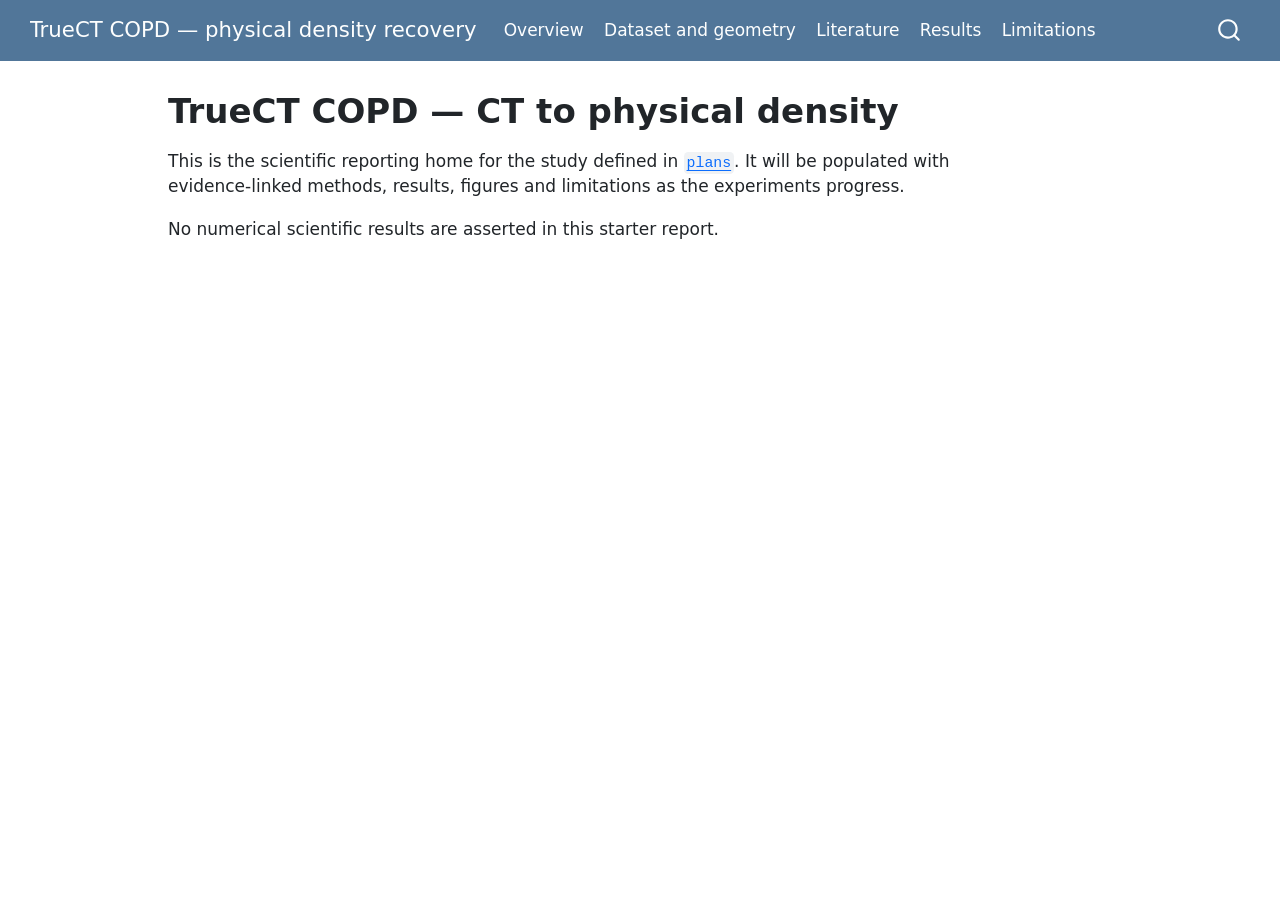
<file: index.html>
<!DOCTYPE html>
<html xmlns="http://www.w3.org/1999/xhtml" lang="en" xml:lang="en"><head>

<meta charset="utf-8">
<meta name="generator" content="quarto-1.10.19">

<meta name="viewport" content="width=device-width, initial-scale=1.0, user-scalable=yes">


<title>TrueCT COPD — CT to physical density – TrueCT COPD — physical density recovery</title>
<style>
/* Default styles provided by pandoc.
** See https://pandoc.org/MANUAL.html#variables-for-html for config info.
*/
span.smallcaps{font-variant: small-caps;}
div.columns{display: flex; gap: 1.5em;}
div.column{flex: auto;}
@media screen {
div.columns{gap: min(4vw, 1.5em);}
div.column{overflow-x: auto;}
}
div.hanging-indent{margin-left: 1.5em; text-indent: -1.5em;}
ul.task-list{list-style: none;}
ul.task-list li input[type="checkbox"] {
  width: 0.8em;
  margin: 0 0.8em 0.2em -1em; /* quarto-specific, see https://github.com/quarto-dev/quarto-cli/issues/4556 */ 
  vertical-align: middle;
}
</style>


<script src="site_libs/quarto-nav/quarto-nav.js"></script>
<script src="site_libs/quarto-nav/headroom.min.js"></script>
<script src="site_libs/clipboard/clipboard.min.js"></script>
<script src="site_libs/quarto-search/autocomplete.umd.js"></script>
<script src="site_libs/quarto-search/fuse.min.js"></script>
<script src="site_libs/quarto-search/quarto-search.js"></script>
<meta name="quarto:offset" content="./">
<script src="site_libs/quarto-html/quarto.js" type="module"></script>
<script src="site_libs/quarto-html/tabsets/tabsets.js" type="module"></script>
<script src="site_libs/quarto-html/popper.min.js"></script>
<script src="site_libs/quarto-html/tippy.umd.min.js"></script>
<script src="site_libs/quarto-html/anchor.min.js"></script>
<link href="site_libs/quarto-html/tippy.css" rel="stylesheet">
<link href="site_libs/quarto-html/quarto-syntax-highlighting-bf27225e3a48a9273f3daa8f8e829971.css" rel="stylesheet" id="quarto-text-highlighting-styles">
<script src="site_libs/bootstrap/bootstrap.min.js"></script>
<link href="site_libs/bootstrap/bootstrap-icons.css" rel="stylesheet">
<link href="site_libs/bootstrap/bootstrap-1915ff3c299d413c8312f6fe83d620d2.min.css" rel="stylesheet" append-hash="true" id="quarto-bootstrap" data-mode="light">
<script id="quarto-search-options" type="application/json">{
  "location": "navbar",
  "copy-button": false,
  "collapse-after": 3,
  "panel-placement": "end",
  "type": "overlay",
  "limit": 50,
  "keyboard-shortcut": [
    "f",
    "/",
    "s"
  ],
  "show-item-context": false,
  "language": {
    "search-no-results-text": "No results",
    "search-matching-documents-text": "matching documents",
    "search-copy-link-title": "Copy link to search",
    "search-hide-matches-text": "Hide additional matches",
    "search-more-match-text": "more match in this document",
    "search-more-matches-text": "more matches in this document",
    "search-clear-button-title": "Clear",
    "search-text-placeholder": "",
    "search-detached-cancel-button-title": "Cancel",
    "search-submit-button-title": "Submit",
    "search-label": "Search"
  }
}</script>


</head>

<body class="nav-fixed quarto-light">

<div id="quarto-search-results"></div>
  <header id="quarto-header" class="headroom fixed-top">
    <nav class="navbar navbar-expand-lg " data-bs-theme="dark">
      <div class="navbar-container container-fluid">
      <div class="navbar-brand-container mx-auto">
    <a class="navbar-brand" href="./index.html">
    <span class="navbar-title">TrueCT COPD — physical density recovery</span>
    </a>
  </div>
            <div id="quarto-search" class="" title="Search"></div>
          <button class="navbar-toggler" type="button" data-bs-toggle="collapse" data-bs-target="#navbarCollapse" aria-controls="navbarCollapse" role="menu" aria-expanded="false" aria-label="Toggle navigation" onclick="if (window.quartoToggleHeadroom) { window.quartoToggleHeadroom(); }">
  <span class="navbar-toggler-icon"></span>
</button>
          <div class="collapse navbar-collapse" id="navbarCollapse">
            <ul class="navbar-nav navbar-nav-scroll me-auto">
  <li class="nav-item">
    <a class="nav-link active" href="./index.html" aria-current="page"> 
<span class="menu-text">Overview</span></a>
  </li>  
  <li class="nav-item">
    <a class="nav-link" href="./chapters/e00.html"> 
<span class="menu-text">Dataset and geometry</span></a>
  </li>  
  <li class="nav-item">
    <a class="nav-link" href="./chapters/literature.html"> 
<span class="menu-text">Literature</span></a>
  </li>  
  <li class="nav-item">
    <a class="nav-link" href="./chapters/results.html"> 
<span class="menu-text">Results</span></a>
  </li>  
  <li class="nav-item">
    <a class="nav-link" href="./chapters/limitations.html"> 
<span class="menu-text">Limitations</span></a>
  </li>  
</ul>
          </div> <!-- /navcollapse -->
            <div class="quarto-navbar-tools">
</div>
      </div> <!-- /container-fluid -->
    </nav>
</header>
<!-- content -->
<div id="quarto-content" class="quarto-container page-columns page-rows-contents page-layout-article page-navbar">
<!-- sidebar -->
<!-- margin-sidebar -->
    <div id="quarto-margin-sidebar" class="sidebar margin-sidebar zindex-bottom">
        
    </div>
<!-- main -->
<main class="content" id="quarto-document-content">

<header id="title-block-header" class="quarto-title-block default">
<div class="quarto-title">
<h1 class="title">TrueCT COPD — CT to physical density</h1>
</div>



<div class="quarto-title-meta">

    
  
    
  </div>
  


</header>


<p>This is the scientific reporting home for the study defined in <a href="../../plans/"><code>plans</code></a>. It will be populated with evidence-linked methods, results, figures and limitations as the experiments progress.</p>
<p>No numerical scientific results are asserted in this starter report.</p>



</main> <!-- /main -->
<script id="quarto-html-after-body" type="application/javascript">
  window.document.addEventListener("DOMContentLoaded", function (event) {
    const icon = "";
    const anchorJS = new window.AnchorJS();
    anchorJS.options = {
      placement: 'right',
      icon: icon
    };
    anchorJS.add('.anchored');
    const isCodeAnnotation = (el) => {
      for (const clz of el.classList) {
        if (clz.startsWith('code-annotation-')) {                     
          return true;
        }
      }
      return false;
    }
    const onCopySuccess = function(e) {
      // button target
      const button = e.trigger;
      // don't keep focus
      button.blur();
      // flash "checked"
      button.classList.add('code-copy-button-checked');
      var currentTitle = button.getAttribute("title");
      button.setAttribute("title", "Copied!");
      let tooltip;
      if (window.bootstrap) {
        button.setAttribute("data-bs-toggle", "tooltip");
        button.setAttribute("data-bs-placement", "left");
        button.setAttribute("data-bs-title", "Copied!");
        tooltip = new bootstrap.Tooltip(button, 
          { trigger: "manual", 
            customClass: "code-copy-button-tooltip",
            offset: [0, -8]});
        tooltip.show();    
      }
      setTimeout(function() {
        if (tooltip) {
          tooltip.hide();
          button.removeAttribute("data-bs-title");
          button.removeAttribute("data-bs-toggle");
          button.removeAttribute("data-bs-placement");
        }
        button.setAttribute("title", currentTitle);
        button.classList.remove('code-copy-button-checked');
      }, 1000);
      // clear code selection
      e.clearSelection();
    }
    const getTextToCopy = function(trigger) {
      const outerScaffold = trigger.parentElement.cloneNode(true);
      const codeEl = outerScaffold.querySelector('code');
      for (const childEl of codeEl.children) {
        if (isCodeAnnotation(childEl)) {
          childEl.remove();
        }
      }
      return codeEl.innerText;
    }
    const clipboard = new window.ClipboardJS('.code-copy-button:not([data-in-quarto-modal])', {
      text: getTextToCopy
    });
    clipboard.on('success', onCopySuccess);
    if (window.document.getElementById('quarto-embedded-source-code-modal')) {
      const clipboardModal = new window.ClipboardJS('.code-copy-button[data-in-quarto-modal]', {
        text: getTextToCopy,
        container: window.document.getElementById('quarto-embedded-source-code-modal')
      });
      clipboardModal.on('success', onCopySuccess);
    }
      var localhostRegex = new RegExp(/^(?:http|https):\/\/localhost\:?[0-9]*\//);
      var mailtoRegex = new RegExp(/^mailto:/);
        var filterRegex = new RegExp("https:\/\/yubrajbhandari923\.github\.io\/truect-copd-density\/");
      var isInternal = (href) => {
          return filterRegex.test(href) || localhostRegex.test(href) || mailtoRegex.test(href);
      }
      // Inspect non-navigation links and adorn them if external
     var links = window.document.querySelectorAll('a[href]:not(.nav-link):not(.navbar-brand):not(.toc-action):not(.sidebar-link):not(.sidebar-item-toggle):not(.pagination-link):not(.no-external):not([aria-hidden]):not(.dropdown-item):not(.quarto-navigation-tool):not(.about-link)');
      for (var i=0; i<links.length; i++) {
        const link = links[i];
        if (!isInternal(link.href)) {
          // undo the damage that might have been done by quarto-nav.js in the case of
          // links that we want to consider external
          if (link.dataset.originalHref !== undefined) {
            link.href = link.dataset.originalHref;
          }
        }
      }
    function tippyHover(el, contentFn, onTriggerFn, onUntriggerFn) {
      const config = {
        allowHTML: true,
        maxWidth: 500,
        delay: 100,
        arrow: false,
        appendTo: function(el) {
            return el.parentElement;
        },
        interactive: true,
        interactiveBorder: 10,
        theme: 'quarto',
        placement: 'bottom-start',
      };
      if (contentFn) {
        config.content = contentFn;
      }
      if (onTriggerFn) {
        config.onTrigger = onTriggerFn;
      }
      if (onUntriggerFn) {
        config.onUntrigger = onUntriggerFn;
      }
      window.tippy(el, config); 
    }
    const noterefs = window.document.querySelectorAll('a[role="doc-noteref"]');
    for (var i=0; i<noterefs.length; i++) {
      const ref = noterefs[i];
      tippyHover(ref, function() {
        // use id or data attribute instead here
        let href = ref.getAttribute('data-footnote-href') || ref.getAttribute('href');
        try { href = new URL(href).hash; } catch {}
        const id = href.replace(/^#\/?/, "");
        const note = window.document.getElementById(id);
        if (note) {
          return note.innerHTML;
        } else {
          return "";
        }
      });
    }
    const xrefs = window.document.querySelectorAll('a.quarto-xref');
    const processXRef = (id, note) => {
      // Strip column container classes
      const stripColumnClz = (el) => {
        el.classList.remove("page-full", "page-columns");
        if (el.children) {
          for (const child of el.children) {
            stripColumnClz(child);
          }
        }
      }
      stripColumnClz(note)
      if (id === null || id.startsWith('sec-')) {
        // Special case sections, only their first couple elements
        const container = document.createElement("div");
        if (note.children && note.children.length > 2) {
          container.appendChild(note.children[0].cloneNode(true));
          for (let i = 1; i < note.children.length; i++) {
            const child = note.children[i];
            if (child.tagName === "P" && child.innerText === "") {
              continue;
            } else {
              container.appendChild(child.cloneNode(true));
              break;
            }
          }
          if (window.Quarto?.typesetMath) {
            window.Quarto.typesetMath(container);
          }
          return container.innerHTML
        } else {
          if (window.Quarto?.typesetMath) {
            window.Quarto.typesetMath(note);
          }
          return note.innerHTML;
        }
      } else {
        // Remove any anchor links if they are present
        const anchorLink = note.querySelector('a.anchorjs-link');
        if (anchorLink) {
          anchorLink.remove();
        }
        if (window.Quarto?.typesetMath) {
          window.Quarto.typesetMath(note);
        }
        if (note.classList.contains("callout")) {
          return note.outerHTML;
        } else {
          return note.innerHTML;
        }
      }
    }
    for (var i=0; i<xrefs.length; i++) {
      const xref = xrefs[i];
      tippyHover(xref, undefined, function(instance) {
        instance.disable();
        let url = xref.getAttribute('href');
        let hash = undefined; 
        if (url.startsWith('#')) {
          hash = url;
        } else {
          try { hash = new URL(url).hash; } catch {}
        }
        if (hash) {
          const id = hash.replace(/^#\/?/, "");
          const note = window.document.getElementById(id);
          if (note !== null) {
            try {
              const html = processXRef(id, note.cloneNode(true));
              instance.setContent(html);
            } finally {
              instance.enable();
              instance.show();
            }
          } else {
            // See if we can fetch this
            fetch(url.split('#')[0])
            .then(res => res.text())
            .then(html => {
              const parser = new DOMParser();
              const htmlDoc = parser.parseFromString(html, "text/html");
              const note = htmlDoc.getElementById(id);
              if (note !== null) {
                const html = processXRef(id, note);
                instance.setContent(html);
              } 
            }).finally(() => {
              instance.enable();
              instance.show();
            });
          }
        } else {
          // See if we can fetch a full url (with no hash to target)
          // This is a special case and we should probably do some content thinning / targeting
          fetch(url)
          .then(res => res.text())
          .then(html => {
            const parser = new DOMParser();
            const htmlDoc = parser.parseFromString(html, "text/html");
            const note = htmlDoc.querySelector('main.content');
            if (note !== null) {
              // This should only happen for chapter cross references
              // (since there is no id in the URL)
              // remove the first header
              if (note.children.length > 0 && note.children[0].tagName === "HEADER") {
                note.children[0].remove();
              }
              const html = processXRef(null, note);
              instance.setContent(html);
            } 
          }).finally(() => {
            instance.enable();
            instance.show();
          });
        }
      }, function(instance) {
      });
    }
        let selectedAnnoteEl;
        const selectorForAnnotation = ( cell, annotation) => {
          let cellAttr = 'data-code-cell="' + cell + '"';
          let lineAttr = 'data-code-annotation="' +  annotation + '"';
          const selector = 'span[' + cellAttr + '][' + lineAttr + ']';
          return selector;
        }
        const selectCodeLines = (annoteEl) => {
          const doc = window.document;
          const targetCell = annoteEl.getAttribute("data-target-cell");
          const targetAnnotation = annoteEl.getAttribute("data-target-annotation");
          const annoteSpan = window.document.querySelector(selectorForAnnotation(targetCell, targetAnnotation));
          const lines = annoteSpan.getAttribute("data-code-lines").split(",");
          const lineIds = lines.map((line) => {
            return targetCell + "-" + line;
          })
          let top = null;
          let height = null;
          let parent = null;
          if (lineIds.length > 0) {
              //compute the position of the single el (top and bottom and make a div)
              const el = window.document.getElementById(lineIds[0]);
              top = el.offsetTop;
              height = el.offsetHeight;
              parent = el.parentElement.parentElement;
            if (lineIds.length > 1) {
              const lastEl = window.document.getElementById(lineIds[lineIds.length - 1]);
              const bottom = lastEl.offsetTop + lastEl.offsetHeight;
              height = bottom - top;
            }
            if (top !== null && height !== null && parent !== null) {
              // cook up a div (if necessary) and position it 
              let div = window.document.getElementById("code-annotation-line-highlight");
              if (div === null) {
                div = window.document.createElement("div");
                div.setAttribute("id", "code-annotation-line-highlight");
                div.style.position = 'absolute';
                parent.appendChild(div);
              }
              div.style.top = top - 2 + "px";
              div.style.height = height + 4 + "px";
              div.style.left = 0;
              let gutterDiv = window.document.getElementById("code-annotation-line-highlight-gutter");
              if (gutterDiv === null) {
                gutterDiv = window.document.createElement("div");
                gutterDiv.setAttribute("id", "code-annotation-line-highlight-gutter");
                gutterDiv.style.position = 'absolute';
                const codeCell = window.document.getElementById(targetCell);
                const gutter = codeCell.querySelector('.code-annotation-gutter');
                gutter.appendChild(gutterDiv);
              }
              gutterDiv.style.top = top - 2 + "px";
              gutterDiv.style.height = height + 4 + "px";
            }
            selectedAnnoteEl = annoteEl;
          }
        };
        const unselectCodeLines = () => {
          const elementsIds = ["code-annotation-line-highlight", "code-annotation-line-highlight-gutter"];
          elementsIds.forEach((elId) => {
            const div = window.document.getElementById(elId);
            if (div) {
              div.remove();
            }
          });
          selectedAnnoteEl = undefined;
        };
          // Handle positioning of the toggle
      window.addEventListener(
        "resize",
        throttle(() => {
          elRect = undefined;
          if (selectedAnnoteEl) {
            selectCodeLines(selectedAnnoteEl);
          }
        }, 10)
      );
      function throttle(fn, ms) {
      let throttle = false;
      let timer;
        return (...args) => {
          if(!throttle) { // first call gets through
              fn.apply(this, args);
              throttle = true;
          } else { // all the others get throttled
              if(timer) clearTimeout(timer); // cancel #2
              timer = setTimeout(() => {
                fn.apply(this, args);
                timer = throttle = false;
              }, ms);
          }
        };
      }
        // Attach click handler to the DT
        const annoteDls = window.document.querySelectorAll('dt[data-target-cell]');
        for (const annoteDlNode of annoteDls) {
          annoteDlNode.addEventListener('click', (event) => {
            const clickedEl = event.target;
            if (clickedEl !== selectedAnnoteEl) {
              unselectCodeLines();
              const activeEl = window.document.querySelector('dt[data-target-cell].code-annotation-active');
              if (activeEl) {
                activeEl.classList.remove('code-annotation-active');
              }
              selectCodeLines(clickedEl);
              clickedEl.classList.add('code-annotation-active');
            } else {
              // Unselect the line
              unselectCodeLines();
              clickedEl.classList.remove('code-annotation-active');
            }
          });
        }
    const findCites = (el) => {
      const parentEl = el.parentElement;
      if (parentEl) {
        const cites = parentEl.dataset.cites;
        if (cites) {
          return {
            el,
            cites: cites.split(' ')
          };
        } else {
          return findCites(el.parentElement)
        }
      } else {
        return undefined;
      }
    };
    var bibliorefs = window.document.querySelectorAll('a[role="doc-biblioref"]');
    for (var i=0; i<bibliorefs.length; i++) {
      const ref = bibliorefs[i];
      const citeInfo = findCites(ref);
      if (citeInfo) {
        tippyHover(citeInfo.el, function() {
          var popup = window.document.createElement('div');
          citeInfo.cites.forEach(function(cite) {
            var citeDiv = window.document.createElement('div');
            citeDiv.classList.add('hanging-indent');
            citeDiv.classList.add('csl-entry');
            var biblioDiv = window.document.getElementById('ref-' + cite);
            if (biblioDiv) {
              citeDiv.innerHTML = biblioDiv.innerHTML;
            }
            popup.appendChild(citeDiv);
          });
          return popup.innerHTML;
        });
      }
    }
  });
  </script>
</div> <!-- /content -->




</body></html>
</file>
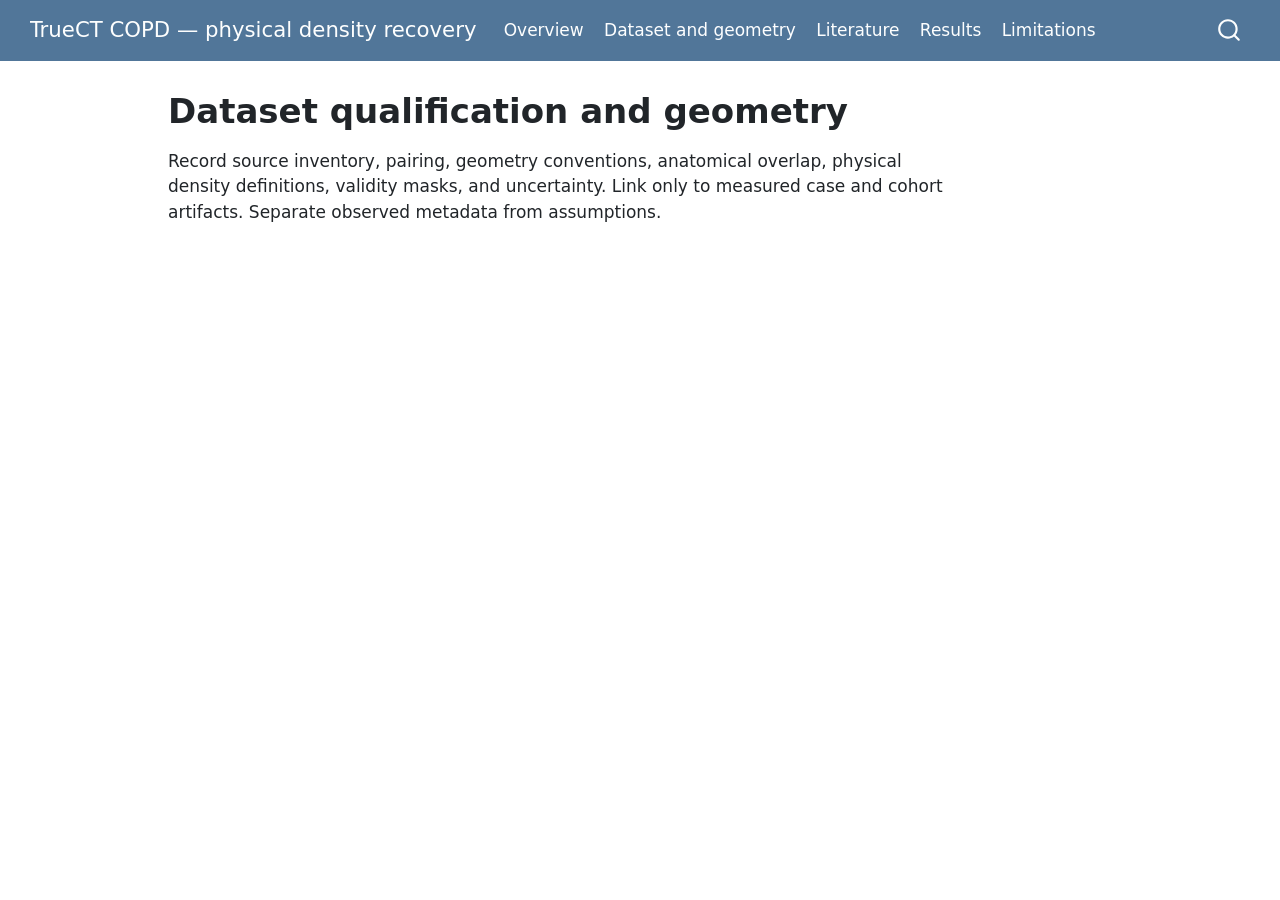
<file: chapters/e00.html>
<!DOCTYPE html>
<html xmlns="http://www.w3.org/1999/xhtml" lang="en" xml:lang="en"><head>

<meta charset="utf-8">
<meta name="generator" content="quarto-1.10.19">

<meta name="viewport" content="width=device-width, initial-scale=1.0, user-scalable=yes">


<title>Dataset qualification and geometry – TrueCT COPD — physical density recovery</title>
<style>
/* Default styles provided by pandoc.
** See https://pandoc.org/MANUAL.html#variables-for-html for config info.
*/
span.smallcaps{font-variant: small-caps;}
div.columns{display: flex; gap: 1.5em;}
div.column{flex: auto;}
@media screen {
div.columns{gap: min(4vw, 1.5em);}
div.column{overflow-x: auto;}
}
div.hanging-indent{margin-left: 1.5em; text-indent: -1.5em;}
ul.task-list{list-style: none;}
ul.task-list li input[type="checkbox"] {
  width: 0.8em;
  margin: 0 0.8em 0.2em -1em; /* quarto-specific, see https://github.com/quarto-dev/quarto-cli/issues/4556 */ 
  vertical-align: middle;
}
</style>


<script src="../site_libs/quarto-nav/quarto-nav.js"></script>
<script src="../site_libs/quarto-nav/headroom.min.js"></script>
<script src="../site_libs/clipboard/clipboard.min.js"></script>
<script src="../site_libs/quarto-search/autocomplete.umd.js"></script>
<script src="../site_libs/quarto-search/fuse.min.js"></script>
<script src="../site_libs/quarto-search/quarto-search.js"></script>
<meta name="quarto:offset" content="../">
<script src="../site_libs/quarto-html/quarto.js" type="module"></script>
<script src="../site_libs/quarto-html/tabsets/tabsets.js" type="module"></script>
<script src="../site_libs/quarto-html/popper.min.js"></script>
<script src="../site_libs/quarto-html/tippy.umd.min.js"></script>
<script src="../site_libs/quarto-html/anchor.min.js"></script>
<link href="../site_libs/quarto-html/tippy.css" rel="stylesheet">
<link href="../site_libs/quarto-html/quarto-syntax-highlighting-bf27225e3a48a9273f3daa8f8e829971.css" rel="stylesheet" id="quarto-text-highlighting-styles">
<script src="../site_libs/bootstrap/bootstrap.min.js"></script>
<link href="../site_libs/bootstrap/bootstrap-icons.css" rel="stylesheet">
<link href="../site_libs/bootstrap/bootstrap-1915ff3c299d413c8312f6fe83d620d2.min.css" rel="stylesheet" append-hash="true" id="quarto-bootstrap" data-mode="light">
<script id="quarto-search-options" type="application/json">{
  "location": "navbar",
  "copy-button": false,
  "collapse-after": 3,
  "panel-placement": "end",
  "type": "overlay",
  "limit": 50,
  "keyboard-shortcut": [
    "f",
    "/",
    "s"
  ],
  "show-item-context": false,
  "language": {
    "search-no-results-text": "No results",
    "search-matching-documents-text": "matching documents",
    "search-copy-link-title": "Copy link to search",
    "search-hide-matches-text": "Hide additional matches",
    "search-more-match-text": "more match in this document",
    "search-more-matches-text": "more matches in this document",
    "search-clear-button-title": "Clear",
    "search-text-placeholder": "",
    "search-detached-cancel-button-title": "Cancel",
    "search-submit-button-title": "Submit",
    "search-label": "Search"
  }
}</script>


</head>

<body class="nav-fixed quarto-light">

<div id="quarto-search-results"></div>
  <header id="quarto-header" class="headroom fixed-top">
    <nav class="navbar navbar-expand-lg " data-bs-theme="dark">
      <div class="navbar-container container-fluid">
      <div class="navbar-brand-container mx-auto">
    <a class="navbar-brand" href="../index.html">
    <span class="navbar-title">TrueCT COPD — physical density recovery</span>
    </a>
  </div>
            <div id="quarto-search" class="" title="Search"></div>
          <button class="navbar-toggler" type="button" data-bs-toggle="collapse" data-bs-target="#navbarCollapse" aria-controls="navbarCollapse" role="menu" aria-expanded="false" aria-label="Toggle navigation" onclick="if (window.quartoToggleHeadroom) { window.quartoToggleHeadroom(); }">
  <span class="navbar-toggler-icon"></span>
</button>
          <div class="collapse navbar-collapse" id="navbarCollapse">
            <ul class="navbar-nav navbar-nav-scroll me-auto">
  <li class="nav-item">
    <a class="nav-link" href="../index.html"> 
<span class="menu-text">Overview</span></a>
  </li>  
  <li class="nav-item">
    <a class="nav-link active" href="../chapters/e00.html" aria-current="page"> 
<span class="menu-text">Dataset and geometry</span></a>
  </li>  
  <li class="nav-item">
    <a class="nav-link" href="../chapters/literature.html"> 
<span class="menu-text">Literature</span></a>
  </li>  
  <li class="nav-item">
    <a class="nav-link" href="../chapters/results.html"> 
<span class="menu-text">Results</span></a>
  </li>  
  <li class="nav-item">
    <a class="nav-link" href="../chapters/limitations.html"> 
<span class="menu-text">Limitations</span></a>
  </li>  
</ul>
          </div> <!-- /navcollapse -->
            <div class="quarto-navbar-tools">
</div>
      </div> <!-- /container-fluid -->
    </nav>
</header>
<!-- content -->
<div id="quarto-content" class="quarto-container page-columns page-rows-contents page-layout-article page-navbar">
<!-- sidebar -->
<!-- margin-sidebar -->
    <div id="quarto-margin-sidebar" class="sidebar margin-sidebar zindex-bottom">
        
    </div>
<!-- main -->
<main class="content" id="quarto-document-content">

<header id="title-block-header" class="quarto-title-block default">
<div class="quarto-title">
<h1 class="title">Dataset qualification and geometry</h1>
</div>



<div class="quarto-title-meta">

    
  
    
  </div>
  


</header>


<p>Record source inventory, pairing, geometry conventions, anatomical overlap, physical density definitions, validity masks, and uncertainty. Link only to measured case and cohort artifacts. Separate observed metadata from assumptions.</p>



</main> <!-- /main -->
<script id="quarto-html-after-body" type="application/javascript">
  window.document.addEventListener("DOMContentLoaded", function (event) {
    const icon = "";
    const anchorJS = new window.AnchorJS();
    anchorJS.options = {
      placement: 'right',
      icon: icon
    };
    anchorJS.add('.anchored');
    const isCodeAnnotation = (el) => {
      for (const clz of el.classList) {
        if (clz.startsWith('code-annotation-')) {                     
          return true;
        }
      }
      return false;
    }
    const onCopySuccess = function(e) {
      // button target
      const button = e.trigger;
      // don't keep focus
      button.blur();
      // flash "checked"
      button.classList.add('code-copy-button-checked');
      var currentTitle = button.getAttribute("title");
      button.setAttribute("title", "Copied!");
      let tooltip;
      if (window.bootstrap) {
        button.setAttribute("data-bs-toggle", "tooltip");
        button.setAttribute("data-bs-placement", "left");
        button.setAttribute("data-bs-title", "Copied!");
        tooltip = new bootstrap.Tooltip(button, 
          { trigger: "manual", 
            customClass: "code-copy-button-tooltip",
            offset: [0, -8]});
        tooltip.show();    
      }
      setTimeout(function() {
        if (tooltip) {
          tooltip.hide();
          button.removeAttribute("data-bs-title");
          button.removeAttribute("data-bs-toggle");
          button.removeAttribute("data-bs-placement");
        }
        button.setAttribute("title", currentTitle);
        button.classList.remove('code-copy-button-checked');
      }, 1000);
      // clear code selection
      e.clearSelection();
    }
    const getTextToCopy = function(trigger) {
      const outerScaffold = trigger.parentElement.cloneNode(true);
      const codeEl = outerScaffold.querySelector('code');
      for (const childEl of codeEl.children) {
        if (isCodeAnnotation(childEl)) {
          childEl.remove();
        }
      }
      return codeEl.innerText;
    }
    const clipboard = new window.ClipboardJS('.code-copy-button:not([data-in-quarto-modal])', {
      text: getTextToCopy
    });
    clipboard.on('success', onCopySuccess);
    if (window.document.getElementById('quarto-embedded-source-code-modal')) {
      const clipboardModal = new window.ClipboardJS('.code-copy-button[data-in-quarto-modal]', {
        text: getTextToCopy,
        container: window.document.getElementById('quarto-embedded-source-code-modal')
      });
      clipboardModal.on('success', onCopySuccess);
    }
      var localhostRegex = new RegExp(/^(?:http|https):\/\/localhost\:?[0-9]*\//);
      var mailtoRegex = new RegExp(/^mailto:/);
        var filterRegex = new RegExp("https:\/\/yubrajbhandari923\.github\.io\/truect-copd-density\/");
      var isInternal = (href) => {
          return filterRegex.test(href) || localhostRegex.test(href) || mailtoRegex.test(href);
      }
      // Inspect non-navigation links and adorn them if external
     var links = window.document.querySelectorAll('a[href]:not(.nav-link):not(.navbar-brand):not(.toc-action):not(.sidebar-link):not(.sidebar-item-toggle):not(.pagination-link):not(.no-external):not([aria-hidden]):not(.dropdown-item):not(.quarto-navigation-tool):not(.about-link)');
      for (var i=0; i<links.length; i++) {
        const link = links[i];
        if (!isInternal(link.href)) {
          // undo the damage that might have been done by quarto-nav.js in the case of
          // links that we want to consider external
          if (link.dataset.originalHref !== undefined) {
            link.href = link.dataset.originalHref;
          }
        }
      }
    function tippyHover(el, contentFn, onTriggerFn, onUntriggerFn) {
      const config = {
        allowHTML: true,
        maxWidth: 500,
        delay: 100,
        arrow: false,
        appendTo: function(el) {
            return el.parentElement;
        },
        interactive: true,
        interactiveBorder: 10,
        theme: 'quarto',
        placement: 'bottom-start',
      };
      if (contentFn) {
        config.content = contentFn;
      }
      if (onTriggerFn) {
        config.onTrigger = onTriggerFn;
      }
      if (onUntriggerFn) {
        config.onUntrigger = onUntriggerFn;
      }
      window.tippy(el, config); 
    }
    const noterefs = window.document.querySelectorAll('a[role="doc-noteref"]');
    for (var i=0; i<noterefs.length; i++) {
      const ref = noterefs[i];
      tippyHover(ref, function() {
        // use id or data attribute instead here
        let href = ref.getAttribute('data-footnote-href') || ref.getAttribute('href');
        try { href = new URL(href).hash; } catch {}
        const id = href.replace(/^#\/?/, "");
        const note = window.document.getElementById(id);
        if (note) {
          return note.innerHTML;
        } else {
          return "";
        }
      });
    }
    const xrefs = window.document.querySelectorAll('a.quarto-xref');
    const processXRef = (id, note) => {
      // Strip column container classes
      const stripColumnClz = (el) => {
        el.classList.remove("page-full", "page-columns");
        if (el.children) {
          for (const child of el.children) {
            stripColumnClz(child);
          }
        }
      }
      stripColumnClz(note)
      if (id === null || id.startsWith('sec-')) {
        // Special case sections, only their first couple elements
        const container = document.createElement("div");
        if (note.children && note.children.length > 2) {
          container.appendChild(note.children[0].cloneNode(true));
          for (let i = 1; i < note.children.length; i++) {
            const child = note.children[i];
            if (child.tagName === "P" && child.innerText === "") {
              continue;
            } else {
              container.appendChild(child.cloneNode(true));
              break;
            }
          }
          if (window.Quarto?.typesetMath) {
            window.Quarto.typesetMath(container);
          }
          return container.innerHTML
        } else {
          if (window.Quarto?.typesetMath) {
            window.Quarto.typesetMath(note);
          }
          return note.innerHTML;
        }
      } else {
        // Remove any anchor links if they are present
        const anchorLink = note.querySelector('a.anchorjs-link');
        if (anchorLink) {
          anchorLink.remove();
        }
        if (window.Quarto?.typesetMath) {
          window.Quarto.typesetMath(note);
        }
        if (note.classList.contains("callout")) {
          return note.outerHTML;
        } else {
          return note.innerHTML;
        }
      }
    }
    for (var i=0; i<xrefs.length; i++) {
      const xref = xrefs[i];
      tippyHover(xref, undefined, function(instance) {
        instance.disable();
        let url = xref.getAttribute('href');
        let hash = undefined; 
        if (url.startsWith('#')) {
          hash = url;
        } else {
          try { hash = new URL(url).hash; } catch {}
        }
        if (hash) {
          const id = hash.replace(/^#\/?/, "");
          const note = window.document.getElementById(id);
          if (note !== null) {
            try {
              const html = processXRef(id, note.cloneNode(true));
              instance.setContent(html);
            } finally {
              instance.enable();
              instance.show();
            }
          } else {
            // See if we can fetch this
            fetch(url.split('#')[0])
            .then(res => res.text())
            .then(html => {
              const parser = new DOMParser();
              const htmlDoc = parser.parseFromString(html, "text/html");
              const note = htmlDoc.getElementById(id);
              if (note !== null) {
                const html = processXRef(id, note);
                instance.setContent(html);
              } 
            }).finally(() => {
              instance.enable();
              instance.show();
            });
          }
        } else {
          // See if we can fetch a full url (with no hash to target)
          // This is a special case and we should probably do some content thinning / targeting
          fetch(url)
          .then(res => res.text())
          .then(html => {
            const parser = new DOMParser();
            const htmlDoc = parser.parseFromString(html, "text/html");
            const note = htmlDoc.querySelector('main.content');
            if (note !== null) {
              // This should only happen for chapter cross references
              // (since there is no id in the URL)
              // remove the first header
              if (note.children.length > 0 && note.children[0].tagName === "HEADER") {
                note.children[0].remove();
              }
              const html = processXRef(null, note);
              instance.setContent(html);
            } 
          }).finally(() => {
            instance.enable();
            instance.show();
          });
        }
      }, function(instance) {
      });
    }
        let selectedAnnoteEl;
        const selectorForAnnotation = ( cell, annotation) => {
          let cellAttr = 'data-code-cell="' + cell + '"';
          let lineAttr = 'data-code-annotation="' +  annotation + '"';
          const selector = 'span[' + cellAttr + '][' + lineAttr + ']';
          return selector;
        }
        const selectCodeLines = (annoteEl) => {
          const doc = window.document;
          const targetCell = annoteEl.getAttribute("data-target-cell");
          const targetAnnotation = annoteEl.getAttribute("data-target-annotation");
          const annoteSpan = window.document.querySelector(selectorForAnnotation(targetCell, targetAnnotation));
          const lines = annoteSpan.getAttribute("data-code-lines").split(",");
          const lineIds = lines.map((line) => {
            return targetCell + "-" + line;
          })
          let top = null;
          let height = null;
          let parent = null;
          if (lineIds.length > 0) {
              //compute the position of the single el (top and bottom and make a div)
              const el = window.document.getElementById(lineIds[0]);
              top = el.offsetTop;
              height = el.offsetHeight;
              parent = el.parentElement.parentElement;
            if (lineIds.length > 1) {
              const lastEl = window.document.getElementById(lineIds[lineIds.length - 1]);
              const bottom = lastEl.offsetTop + lastEl.offsetHeight;
              height = bottom - top;
            }
            if (top !== null && height !== null && parent !== null) {
              // cook up a div (if necessary) and position it 
              let div = window.document.getElementById("code-annotation-line-highlight");
              if (div === null) {
                div = window.document.createElement("div");
                div.setAttribute("id", "code-annotation-line-highlight");
                div.style.position = 'absolute';
                parent.appendChild(div);
              }
              div.style.top = top - 2 + "px";
              div.style.height = height + 4 + "px";
              div.style.left = 0;
              let gutterDiv = window.document.getElementById("code-annotation-line-highlight-gutter");
              if (gutterDiv === null) {
                gutterDiv = window.document.createElement("div");
                gutterDiv.setAttribute("id", "code-annotation-line-highlight-gutter");
                gutterDiv.style.position = 'absolute';
                const codeCell = window.document.getElementById(targetCell);
                const gutter = codeCell.querySelector('.code-annotation-gutter');
                gutter.appendChild(gutterDiv);
              }
              gutterDiv.style.top = top - 2 + "px";
              gutterDiv.style.height = height + 4 + "px";
            }
            selectedAnnoteEl = annoteEl;
          }
        };
        const unselectCodeLines = () => {
          const elementsIds = ["code-annotation-line-highlight", "code-annotation-line-highlight-gutter"];
          elementsIds.forEach((elId) => {
            const div = window.document.getElementById(elId);
            if (div) {
              div.remove();
            }
          });
          selectedAnnoteEl = undefined;
        };
          // Handle positioning of the toggle
      window.addEventListener(
        "resize",
        throttle(() => {
          elRect = undefined;
          if (selectedAnnoteEl) {
            selectCodeLines(selectedAnnoteEl);
          }
        }, 10)
      );
      function throttle(fn, ms) {
      let throttle = false;
      let timer;
        return (...args) => {
          if(!throttle) { // first call gets through
              fn.apply(this, args);
              throttle = true;
          } else { // all the others get throttled
              if(timer) clearTimeout(timer); // cancel #2
              timer = setTimeout(() => {
                fn.apply(this, args);
                timer = throttle = false;
              }, ms);
          }
        };
      }
        // Attach click handler to the DT
        const annoteDls = window.document.querySelectorAll('dt[data-target-cell]');
        for (const annoteDlNode of annoteDls) {
          annoteDlNode.addEventListener('click', (event) => {
            const clickedEl = event.target;
            if (clickedEl !== selectedAnnoteEl) {
              unselectCodeLines();
              const activeEl = window.document.querySelector('dt[data-target-cell].code-annotation-active');
              if (activeEl) {
                activeEl.classList.remove('code-annotation-active');
              }
              selectCodeLines(clickedEl);
              clickedEl.classList.add('code-annotation-active');
            } else {
              // Unselect the line
              unselectCodeLines();
              clickedEl.classList.remove('code-annotation-active');
            }
          });
        }
    const findCites = (el) => {
      const parentEl = el.parentElement;
      if (parentEl) {
        const cites = parentEl.dataset.cites;
        if (cites) {
          return {
            el,
            cites: cites.split(' ')
          };
        } else {
          return findCites(el.parentElement)
        }
      } else {
        return undefined;
      }
    };
    var bibliorefs = window.document.querySelectorAll('a[role="doc-biblioref"]');
    for (var i=0; i<bibliorefs.length; i++) {
      const ref = bibliorefs[i];
      const citeInfo = findCites(ref);
      if (citeInfo) {
        tippyHover(citeInfo.el, function() {
          var popup = window.document.createElement('div');
          citeInfo.cites.forEach(function(cite) {
            var citeDiv = window.document.createElement('div');
            citeDiv.classList.add('hanging-indent');
            citeDiv.classList.add('csl-entry');
            var biblioDiv = window.document.getElementById('ref-' + cite);
            if (biblioDiv) {
              citeDiv.innerHTML = biblioDiv.innerHTML;
            }
            popup.appendChild(citeDiv);
          });
          return popup.innerHTML;
        });
      }
    }
  });
  </script>
</div> <!-- /content -->




</body></html>
</file>
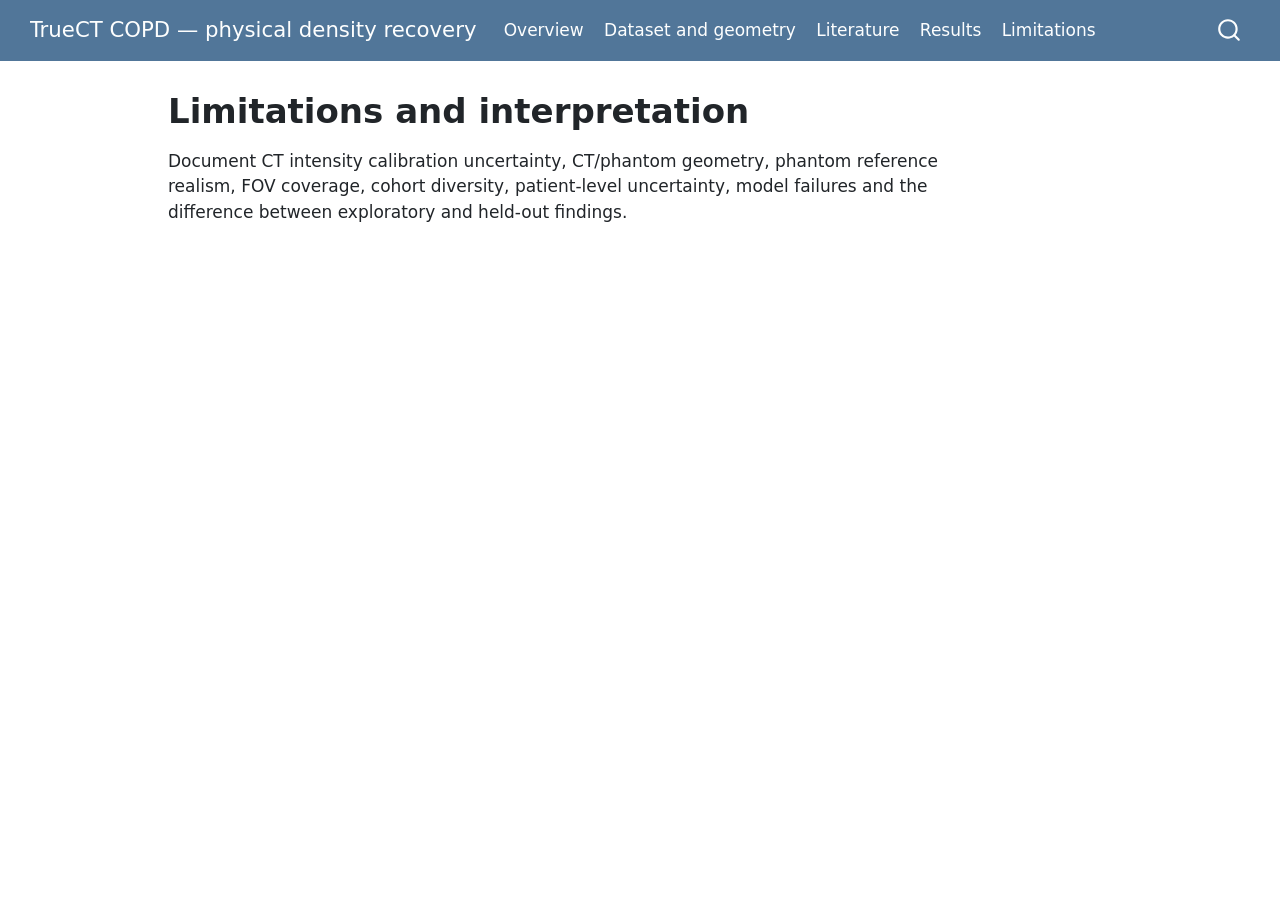
<file: chapters/limitations.html>
<!DOCTYPE html>
<html xmlns="http://www.w3.org/1999/xhtml" lang="en" xml:lang="en"><head>

<meta charset="utf-8">
<meta name="generator" content="quarto-1.10.19">

<meta name="viewport" content="width=device-width, initial-scale=1.0, user-scalable=yes">


<title>Limitations and interpretation – TrueCT COPD — physical density recovery</title>
<style>
/* Default styles provided by pandoc.
** See https://pandoc.org/MANUAL.html#variables-for-html for config info.
*/
span.smallcaps{font-variant: small-caps;}
div.columns{display: flex; gap: 1.5em;}
div.column{flex: auto;}
@media screen {
div.columns{gap: min(4vw, 1.5em);}
div.column{overflow-x: auto;}
}
div.hanging-indent{margin-left: 1.5em; text-indent: -1.5em;}
ul.task-list{list-style: none;}
ul.task-list li input[type="checkbox"] {
  width: 0.8em;
  margin: 0 0.8em 0.2em -1em; /* quarto-specific, see https://github.com/quarto-dev/quarto-cli/issues/4556 */ 
  vertical-align: middle;
}
</style>


<script src="../site_libs/quarto-nav/quarto-nav.js"></script>
<script src="../site_libs/quarto-nav/headroom.min.js"></script>
<script src="../site_libs/clipboard/clipboard.min.js"></script>
<script src="../site_libs/quarto-search/autocomplete.umd.js"></script>
<script src="../site_libs/quarto-search/fuse.min.js"></script>
<script src="../site_libs/quarto-search/quarto-search.js"></script>
<meta name="quarto:offset" content="../">
<script src="../site_libs/quarto-html/quarto.js" type="module"></script>
<script src="../site_libs/quarto-html/tabsets/tabsets.js" type="module"></script>
<script src="../site_libs/quarto-html/popper.min.js"></script>
<script src="../site_libs/quarto-html/tippy.umd.min.js"></script>
<script src="../site_libs/quarto-html/anchor.min.js"></script>
<link href="../site_libs/quarto-html/tippy.css" rel="stylesheet">
<link href="../site_libs/quarto-html/quarto-syntax-highlighting-bf27225e3a48a9273f3daa8f8e829971.css" rel="stylesheet" id="quarto-text-highlighting-styles">
<script src="../site_libs/bootstrap/bootstrap.min.js"></script>
<link href="../site_libs/bootstrap/bootstrap-icons.css" rel="stylesheet">
<link href="../site_libs/bootstrap/bootstrap-1915ff3c299d413c8312f6fe83d620d2.min.css" rel="stylesheet" append-hash="true" id="quarto-bootstrap" data-mode="light">
<script id="quarto-search-options" type="application/json">{
  "location": "navbar",
  "copy-button": false,
  "collapse-after": 3,
  "panel-placement": "end",
  "type": "overlay",
  "limit": 50,
  "keyboard-shortcut": [
    "f",
    "/",
    "s"
  ],
  "show-item-context": false,
  "language": {
    "search-no-results-text": "No results",
    "search-matching-documents-text": "matching documents",
    "search-copy-link-title": "Copy link to search",
    "search-hide-matches-text": "Hide additional matches",
    "search-more-match-text": "more match in this document",
    "search-more-matches-text": "more matches in this document",
    "search-clear-button-title": "Clear",
    "search-text-placeholder": "",
    "search-detached-cancel-button-title": "Cancel",
    "search-submit-button-title": "Submit",
    "search-label": "Search"
  }
}</script>


</head>

<body class="nav-fixed quarto-light">

<div id="quarto-search-results"></div>
  <header id="quarto-header" class="headroom fixed-top">
    <nav class="navbar navbar-expand-lg " data-bs-theme="dark">
      <div class="navbar-container container-fluid">
      <div class="navbar-brand-container mx-auto">
    <a class="navbar-brand" href="../index.html">
    <span class="navbar-title">TrueCT COPD — physical density recovery</span>
    </a>
  </div>
            <div id="quarto-search" class="" title="Search"></div>
          <button class="navbar-toggler" type="button" data-bs-toggle="collapse" data-bs-target="#navbarCollapse" aria-controls="navbarCollapse" role="menu" aria-expanded="false" aria-label="Toggle navigation" onclick="if (window.quartoToggleHeadroom) { window.quartoToggleHeadroom(); }">
  <span class="navbar-toggler-icon"></span>
</button>
          <div class="collapse navbar-collapse" id="navbarCollapse">
            <ul class="navbar-nav navbar-nav-scroll me-auto">
  <li class="nav-item">
    <a class="nav-link" href="../index.html"> 
<span class="menu-text">Overview</span></a>
  </li>  
  <li class="nav-item">
    <a class="nav-link" href="../chapters/e00.html"> 
<span class="menu-text">Dataset and geometry</span></a>
  </li>  
  <li class="nav-item">
    <a class="nav-link" href="../chapters/literature.html"> 
<span class="menu-text">Literature</span></a>
  </li>  
  <li class="nav-item">
    <a class="nav-link" href="../chapters/results.html"> 
<span class="menu-text">Results</span></a>
  </li>  
  <li class="nav-item">
    <a class="nav-link active" href="../chapters/limitations.html" aria-current="page"> 
<span class="menu-text">Limitations</span></a>
  </li>  
</ul>
          </div> <!-- /navcollapse -->
            <div class="quarto-navbar-tools">
</div>
      </div> <!-- /container-fluid -->
    </nav>
</header>
<!-- content -->
<div id="quarto-content" class="quarto-container page-columns page-rows-contents page-layout-article page-navbar">
<!-- sidebar -->
<!-- margin-sidebar -->
    <div id="quarto-margin-sidebar" class="sidebar margin-sidebar zindex-bottom">
        
    </div>
<!-- main -->
<main class="content" id="quarto-document-content">

<header id="title-block-header" class="quarto-title-block default">
<div class="quarto-title">
<h1 class="title">Limitations and interpretation</h1>
</div>



<div class="quarto-title-meta">

    
  
    
  </div>
  


</header>


<p>Document CT intensity calibration uncertainty, CT/phantom geometry, phantom reference realism, FOV coverage, cohort diversity, patient-level uncertainty, model failures and the difference between exploratory and held-out findings.</p>



</main> <!-- /main -->
<script id="quarto-html-after-body" type="application/javascript">
  window.document.addEventListener("DOMContentLoaded", function (event) {
    const icon = "";
    const anchorJS = new window.AnchorJS();
    anchorJS.options = {
      placement: 'right',
      icon: icon
    };
    anchorJS.add('.anchored');
    const isCodeAnnotation = (el) => {
      for (const clz of el.classList) {
        if (clz.startsWith('code-annotation-')) {                     
          return true;
        }
      }
      return false;
    }
    const onCopySuccess = function(e) {
      // button target
      const button = e.trigger;
      // don't keep focus
      button.blur();
      // flash "checked"
      button.classList.add('code-copy-button-checked');
      var currentTitle = button.getAttribute("title");
      button.setAttribute("title", "Copied!");
      let tooltip;
      if (window.bootstrap) {
        button.setAttribute("data-bs-toggle", "tooltip");
        button.setAttribute("data-bs-placement", "left");
        button.setAttribute("data-bs-title", "Copied!");
        tooltip = new bootstrap.Tooltip(button, 
          { trigger: "manual", 
            customClass: "code-copy-button-tooltip",
            offset: [0, -8]});
        tooltip.show();    
      }
      setTimeout(function() {
        if (tooltip) {
          tooltip.hide();
          button.removeAttribute("data-bs-title");
          button.removeAttribute("data-bs-toggle");
          button.removeAttribute("data-bs-placement");
        }
        button.setAttribute("title", currentTitle);
        button.classList.remove('code-copy-button-checked');
      }, 1000);
      // clear code selection
      e.clearSelection();
    }
    const getTextToCopy = function(trigger) {
      const outerScaffold = trigger.parentElement.cloneNode(true);
      const codeEl = outerScaffold.querySelector('code');
      for (const childEl of codeEl.children) {
        if (isCodeAnnotation(childEl)) {
          childEl.remove();
        }
      }
      return codeEl.innerText;
    }
    const clipboard = new window.ClipboardJS('.code-copy-button:not([data-in-quarto-modal])', {
      text: getTextToCopy
    });
    clipboard.on('success', onCopySuccess);
    if (window.document.getElementById('quarto-embedded-source-code-modal')) {
      const clipboardModal = new window.ClipboardJS('.code-copy-button[data-in-quarto-modal]', {
        text: getTextToCopy,
        container: window.document.getElementById('quarto-embedded-source-code-modal')
      });
      clipboardModal.on('success', onCopySuccess);
    }
      var localhostRegex = new RegExp(/^(?:http|https):\/\/localhost\:?[0-9]*\//);
      var mailtoRegex = new RegExp(/^mailto:/);
        var filterRegex = new RegExp("https:\/\/yubrajbhandari923\.github\.io\/truect-copd-density\/");
      var isInternal = (href) => {
          return filterRegex.test(href) || localhostRegex.test(href) || mailtoRegex.test(href);
      }
      // Inspect non-navigation links and adorn them if external
     var links = window.document.querySelectorAll('a[href]:not(.nav-link):not(.navbar-brand):not(.toc-action):not(.sidebar-link):not(.sidebar-item-toggle):not(.pagination-link):not(.no-external):not([aria-hidden]):not(.dropdown-item):not(.quarto-navigation-tool):not(.about-link)');
      for (var i=0; i<links.length; i++) {
        const link = links[i];
        if (!isInternal(link.href)) {
          // undo the damage that might have been done by quarto-nav.js in the case of
          // links that we want to consider external
          if (link.dataset.originalHref !== undefined) {
            link.href = link.dataset.originalHref;
          }
        }
      }
    function tippyHover(el, contentFn, onTriggerFn, onUntriggerFn) {
      const config = {
        allowHTML: true,
        maxWidth: 500,
        delay: 100,
        arrow: false,
        appendTo: function(el) {
            return el.parentElement;
        },
        interactive: true,
        interactiveBorder: 10,
        theme: 'quarto',
        placement: 'bottom-start',
      };
      if (contentFn) {
        config.content = contentFn;
      }
      if (onTriggerFn) {
        config.onTrigger = onTriggerFn;
      }
      if (onUntriggerFn) {
        config.onUntrigger = onUntriggerFn;
      }
      window.tippy(el, config); 
    }
    const noterefs = window.document.querySelectorAll('a[role="doc-noteref"]');
    for (var i=0; i<noterefs.length; i++) {
      const ref = noterefs[i];
      tippyHover(ref, function() {
        // use id or data attribute instead here
        let href = ref.getAttribute('data-footnote-href') || ref.getAttribute('href');
        try { href = new URL(href).hash; } catch {}
        const id = href.replace(/^#\/?/, "");
        const note = window.document.getElementById(id);
        if (note) {
          return note.innerHTML;
        } else {
          return "";
        }
      });
    }
    const xrefs = window.document.querySelectorAll('a.quarto-xref');
    const processXRef = (id, note) => {
      // Strip column container classes
      const stripColumnClz = (el) => {
        el.classList.remove("page-full", "page-columns");
        if (el.children) {
          for (const child of el.children) {
            stripColumnClz(child);
          }
        }
      }
      stripColumnClz(note)
      if (id === null || id.startsWith('sec-')) {
        // Special case sections, only their first couple elements
        const container = document.createElement("div");
        if (note.children && note.children.length > 2) {
          container.appendChild(note.children[0].cloneNode(true));
          for (let i = 1; i < note.children.length; i++) {
            const child = note.children[i];
            if (child.tagName === "P" && child.innerText === "") {
              continue;
            } else {
              container.appendChild(child.cloneNode(true));
              break;
            }
          }
          if (window.Quarto?.typesetMath) {
            window.Quarto.typesetMath(container);
          }
          return container.innerHTML
        } else {
          if (window.Quarto?.typesetMath) {
            window.Quarto.typesetMath(note);
          }
          return note.innerHTML;
        }
      } else {
        // Remove any anchor links if they are present
        const anchorLink = note.querySelector('a.anchorjs-link');
        if (anchorLink) {
          anchorLink.remove();
        }
        if (window.Quarto?.typesetMath) {
          window.Quarto.typesetMath(note);
        }
        if (note.classList.contains("callout")) {
          return note.outerHTML;
        } else {
          return note.innerHTML;
        }
      }
    }
    for (var i=0; i<xrefs.length; i++) {
      const xref = xrefs[i];
      tippyHover(xref, undefined, function(instance) {
        instance.disable();
        let url = xref.getAttribute('href');
        let hash = undefined; 
        if (url.startsWith('#')) {
          hash = url;
        } else {
          try { hash = new URL(url).hash; } catch {}
        }
        if (hash) {
          const id = hash.replace(/^#\/?/, "");
          const note = window.document.getElementById(id);
          if (note !== null) {
            try {
              const html = processXRef(id, note.cloneNode(true));
              instance.setContent(html);
            } finally {
              instance.enable();
              instance.show();
            }
          } else {
            // See if we can fetch this
            fetch(url.split('#')[0])
            .then(res => res.text())
            .then(html => {
              const parser = new DOMParser();
              const htmlDoc = parser.parseFromString(html, "text/html");
              const note = htmlDoc.getElementById(id);
              if (note !== null) {
                const html = processXRef(id, note);
                instance.setContent(html);
              } 
            }).finally(() => {
              instance.enable();
              instance.show();
            });
          }
        } else {
          // See if we can fetch a full url (with no hash to target)
          // This is a special case and we should probably do some content thinning / targeting
          fetch(url)
          .then(res => res.text())
          .then(html => {
            const parser = new DOMParser();
            const htmlDoc = parser.parseFromString(html, "text/html");
            const note = htmlDoc.querySelector('main.content');
            if (note !== null) {
              // This should only happen for chapter cross references
              // (since there is no id in the URL)
              // remove the first header
              if (note.children.length > 0 && note.children[0].tagName === "HEADER") {
                note.children[0].remove();
              }
              const html = processXRef(null, note);
              instance.setContent(html);
            } 
          }).finally(() => {
            instance.enable();
            instance.show();
          });
        }
      }, function(instance) {
      });
    }
        let selectedAnnoteEl;
        const selectorForAnnotation = ( cell, annotation) => {
          let cellAttr = 'data-code-cell="' + cell + '"';
          let lineAttr = 'data-code-annotation="' +  annotation + '"';
          const selector = 'span[' + cellAttr + '][' + lineAttr + ']';
          return selector;
        }
        const selectCodeLines = (annoteEl) => {
          const doc = window.document;
          const targetCell = annoteEl.getAttribute("data-target-cell");
          const targetAnnotation = annoteEl.getAttribute("data-target-annotation");
          const annoteSpan = window.document.querySelector(selectorForAnnotation(targetCell, targetAnnotation));
          const lines = annoteSpan.getAttribute("data-code-lines").split(",");
          const lineIds = lines.map((line) => {
            return targetCell + "-" + line;
          })
          let top = null;
          let height = null;
          let parent = null;
          if (lineIds.length > 0) {
              //compute the position of the single el (top and bottom and make a div)
              const el = window.document.getElementById(lineIds[0]);
              top = el.offsetTop;
              height = el.offsetHeight;
              parent = el.parentElement.parentElement;
            if (lineIds.length > 1) {
              const lastEl = window.document.getElementById(lineIds[lineIds.length - 1]);
              const bottom = lastEl.offsetTop + lastEl.offsetHeight;
              height = bottom - top;
            }
            if (top !== null && height !== null && parent !== null) {
              // cook up a div (if necessary) and position it 
              let div = window.document.getElementById("code-annotation-line-highlight");
              if (div === null) {
                div = window.document.createElement("div");
                div.setAttribute("id", "code-annotation-line-highlight");
                div.style.position = 'absolute';
                parent.appendChild(div);
              }
              div.style.top = top - 2 + "px";
              div.style.height = height + 4 + "px";
              div.style.left = 0;
              let gutterDiv = window.document.getElementById("code-annotation-line-highlight-gutter");
              if (gutterDiv === null) {
                gutterDiv = window.document.createElement("div");
                gutterDiv.setAttribute("id", "code-annotation-line-highlight-gutter");
                gutterDiv.style.position = 'absolute';
                const codeCell = window.document.getElementById(targetCell);
                const gutter = codeCell.querySelector('.code-annotation-gutter');
                gutter.appendChild(gutterDiv);
              }
              gutterDiv.style.top = top - 2 + "px";
              gutterDiv.style.height = height + 4 + "px";
            }
            selectedAnnoteEl = annoteEl;
          }
        };
        const unselectCodeLines = () => {
          const elementsIds = ["code-annotation-line-highlight", "code-annotation-line-highlight-gutter"];
          elementsIds.forEach((elId) => {
            const div = window.document.getElementById(elId);
            if (div) {
              div.remove();
            }
          });
          selectedAnnoteEl = undefined;
        };
          // Handle positioning of the toggle
      window.addEventListener(
        "resize",
        throttle(() => {
          elRect = undefined;
          if (selectedAnnoteEl) {
            selectCodeLines(selectedAnnoteEl);
          }
        }, 10)
      );
      function throttle(fn, ms) {
      let throttle = false;
      let timer;
        return (...args) => {
          if(!throttle) { // first call gets through
              fn.apply(this, args);
              throttle = true;
          } else { // all the others get throttled
              if(timer) clearTimeout(timer); // cancel #2
              timer = setTimeout(() => {
                fn.apply(this, args);
                timer = throttle = false;
              }, ms);
          }
        };
      }
        // Attach click handler to the DT
        const annoteDls = window.document.querySelectorAll('dt[data-target-cell]');
        for (const annoteDlNode of annoteDls) {
          annoteDlNode.addEventListener('click', (event) => {
            const clickedEl = event.target;
            if (clickedEl !== selectedAnnoteEl) {
              unselectCodeLines();
              const activeEl = window.document.querySelector('dt[data-target-cell].code-annotation-active');
              if (activeEl) {
                activeEl.classList.remove('code-annotation-active');
              }
              selectCodeLines(clickedEl);
              clickedEl.classList.add('code-annotation-active');
            } else {
              // Unselect the line
              unselectCodeLines();
              clickedEl.classList.remove('code-annotation-active');
            }
          });
        }
    const findCites = (el) => {
      const parentEl = el.parentElement;
      if (parentEl) {
        const cites = parentEl.dataset.cites;
        if (cites) {
          return {
            el,
            cites: cites.split(' ')
          };
        } else {
          return findCites(el.parentElement)
        }
      } else {
        return undefined;
      }
    };
    var bibliorefs = window.document.querySelectorAll('a[role="doc-biblioref"]');
    for (var i=0; i<bibliorefs.length; i++) {
      const ref = bibliorefs[i];
      const citeInfo = findCites(ref);
      if (citeInfo) {
        tippyHover(citeInfo.el, function() {
          var popup = window.document.createElement('div');
          citeInfo.cites.forEach(function(cite) {
            var citeDiv = window.document.createElement('div');
            citeDiv.classList.add('hanging-indent');
            citeDiv.classList.add('csl-entry');
            var biblioDiv = window.document.getElementById('ref-' + cite);
            if (biblioDiv) {
              citeDiv.innerHTML = biblioDiv.innerHTML;
            }
            popup.appendChild(citeDiv);
          });
          return popup.innerHTML;
        });
      }
    }
  });
  </script>
</div> <!-- /content -->




</body></html>
</file>
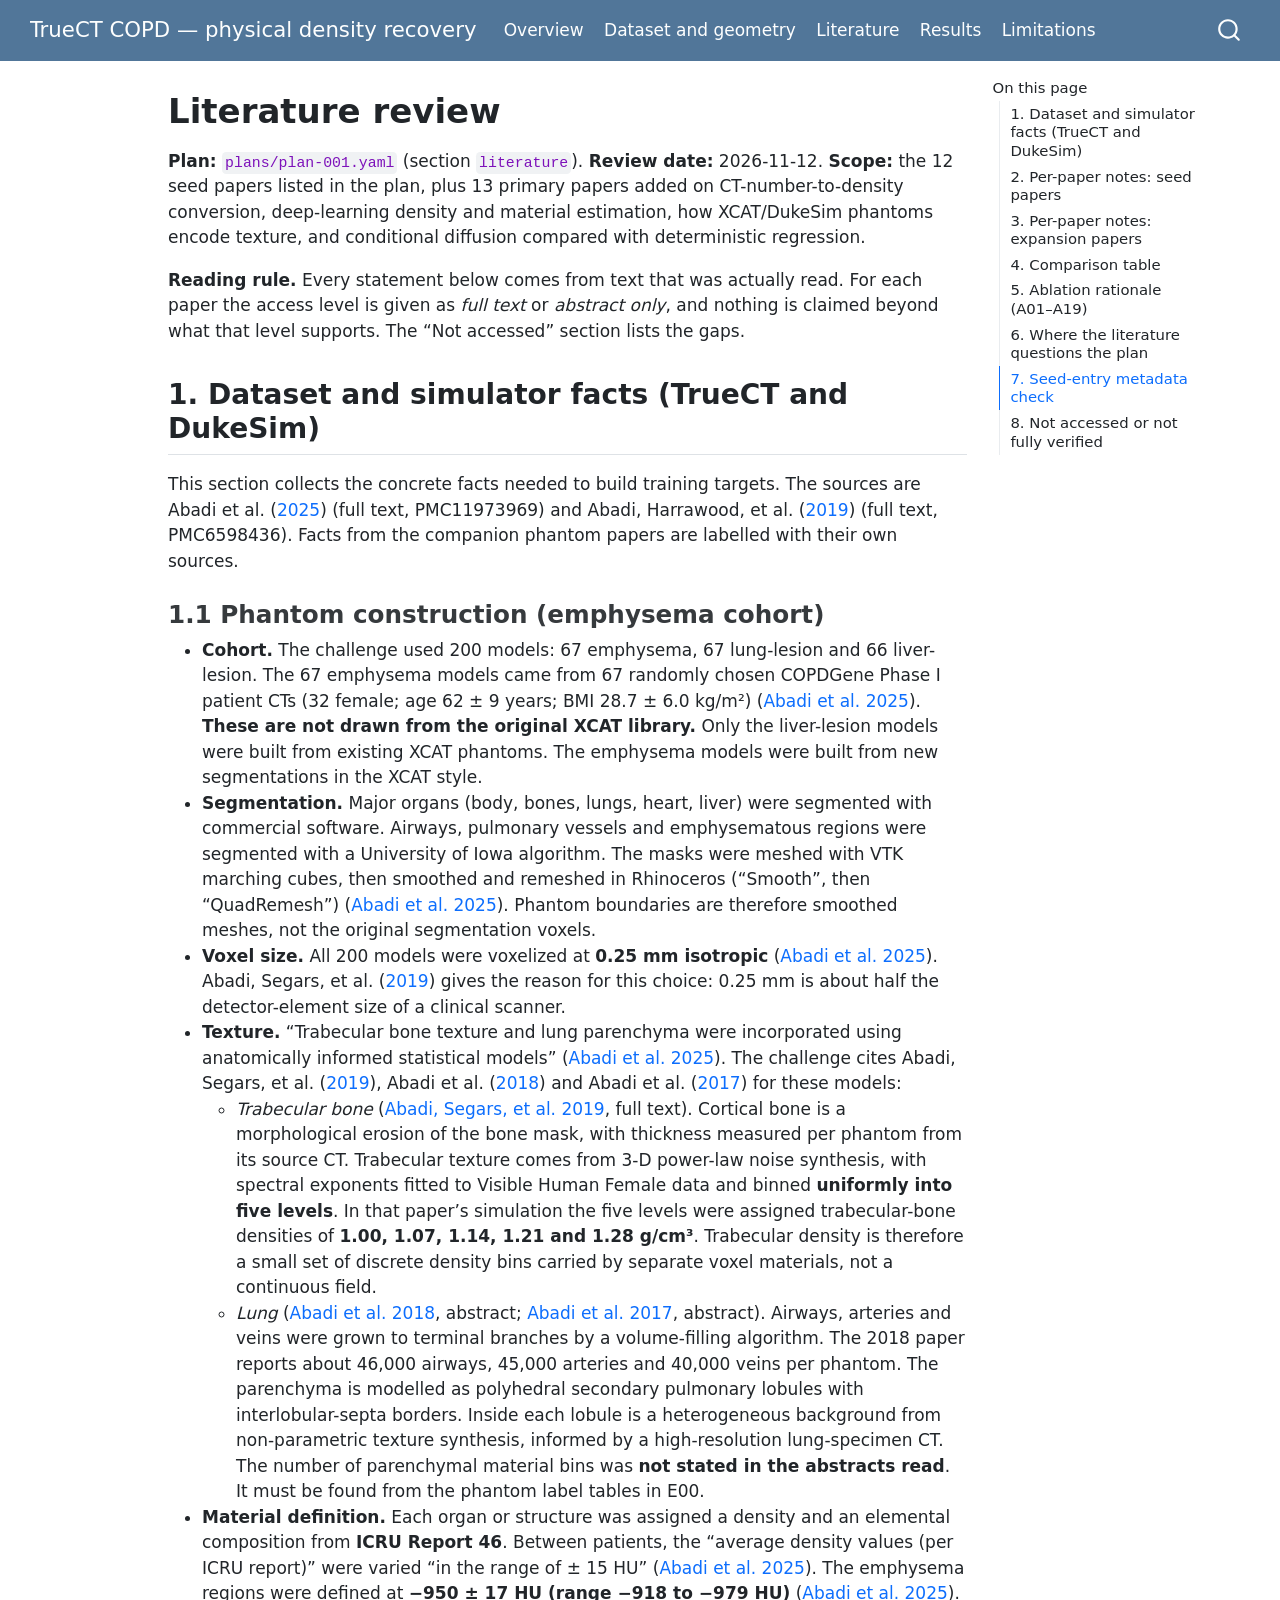
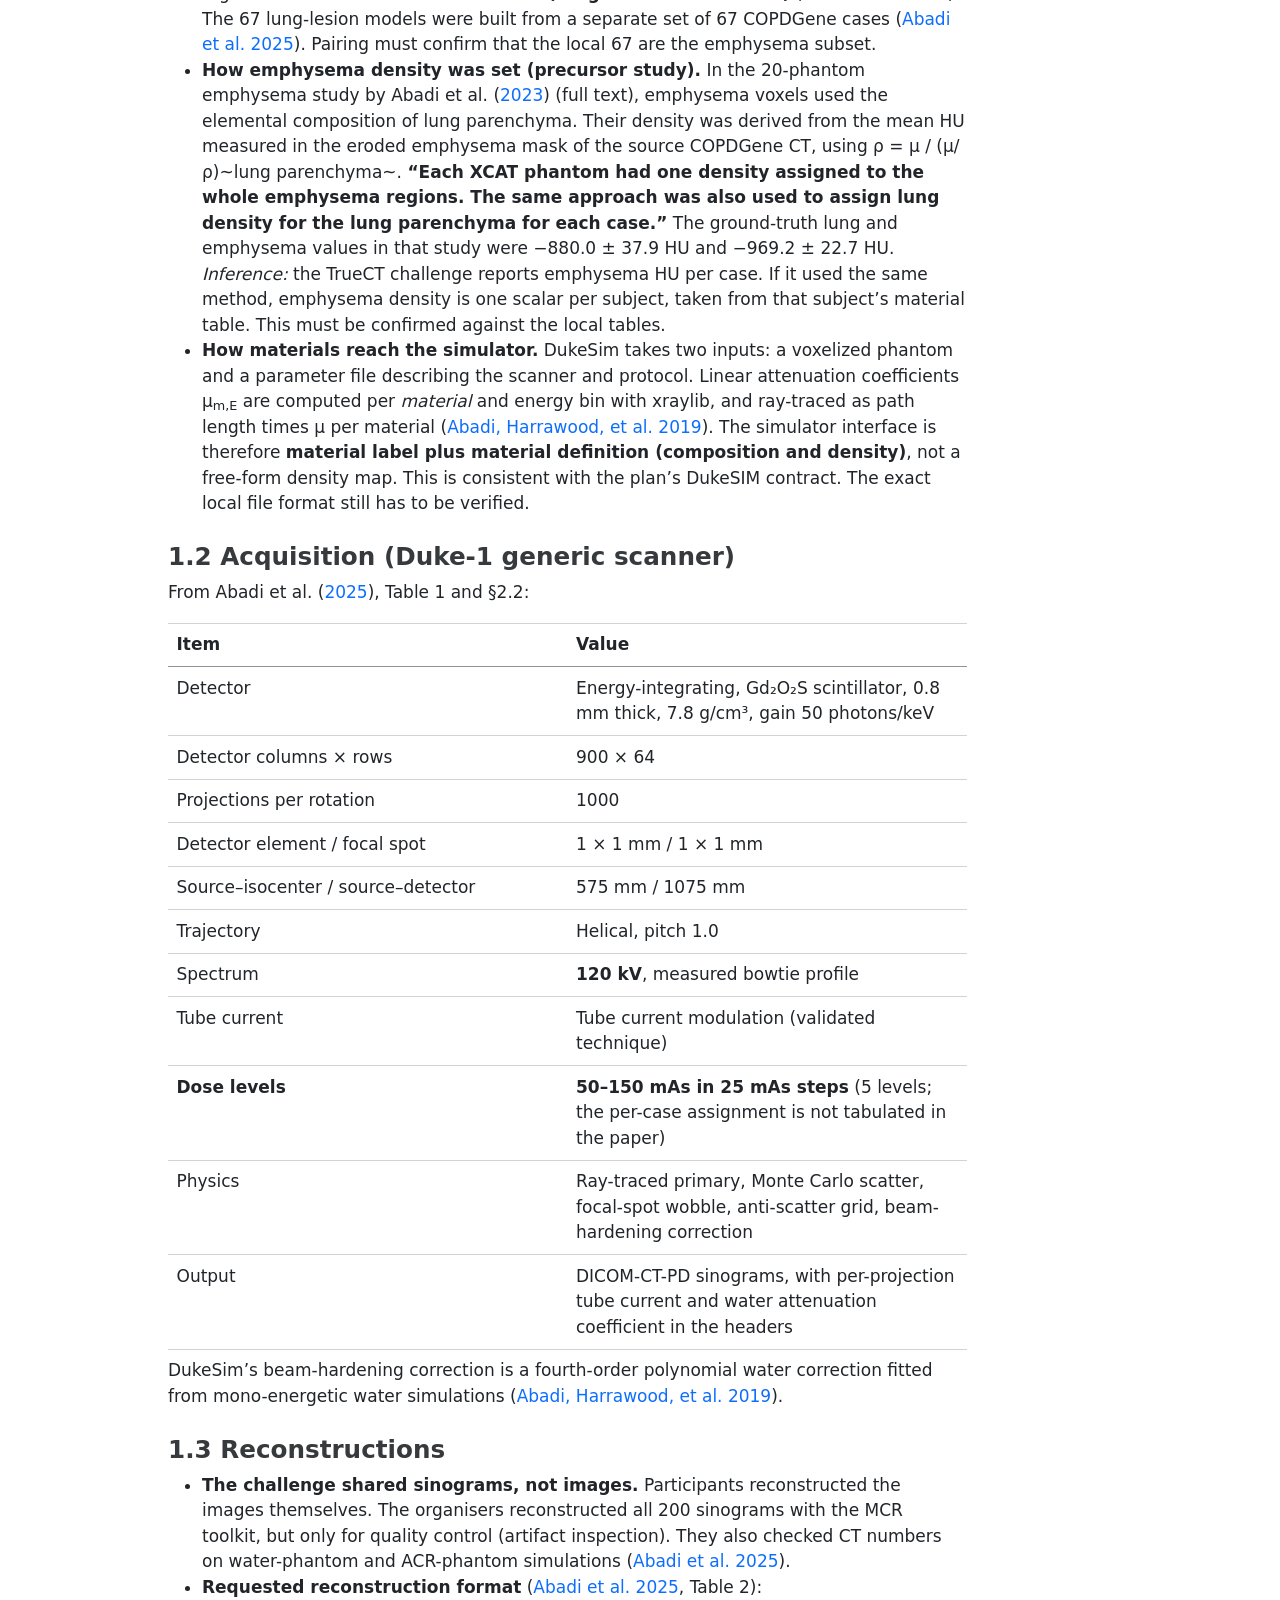
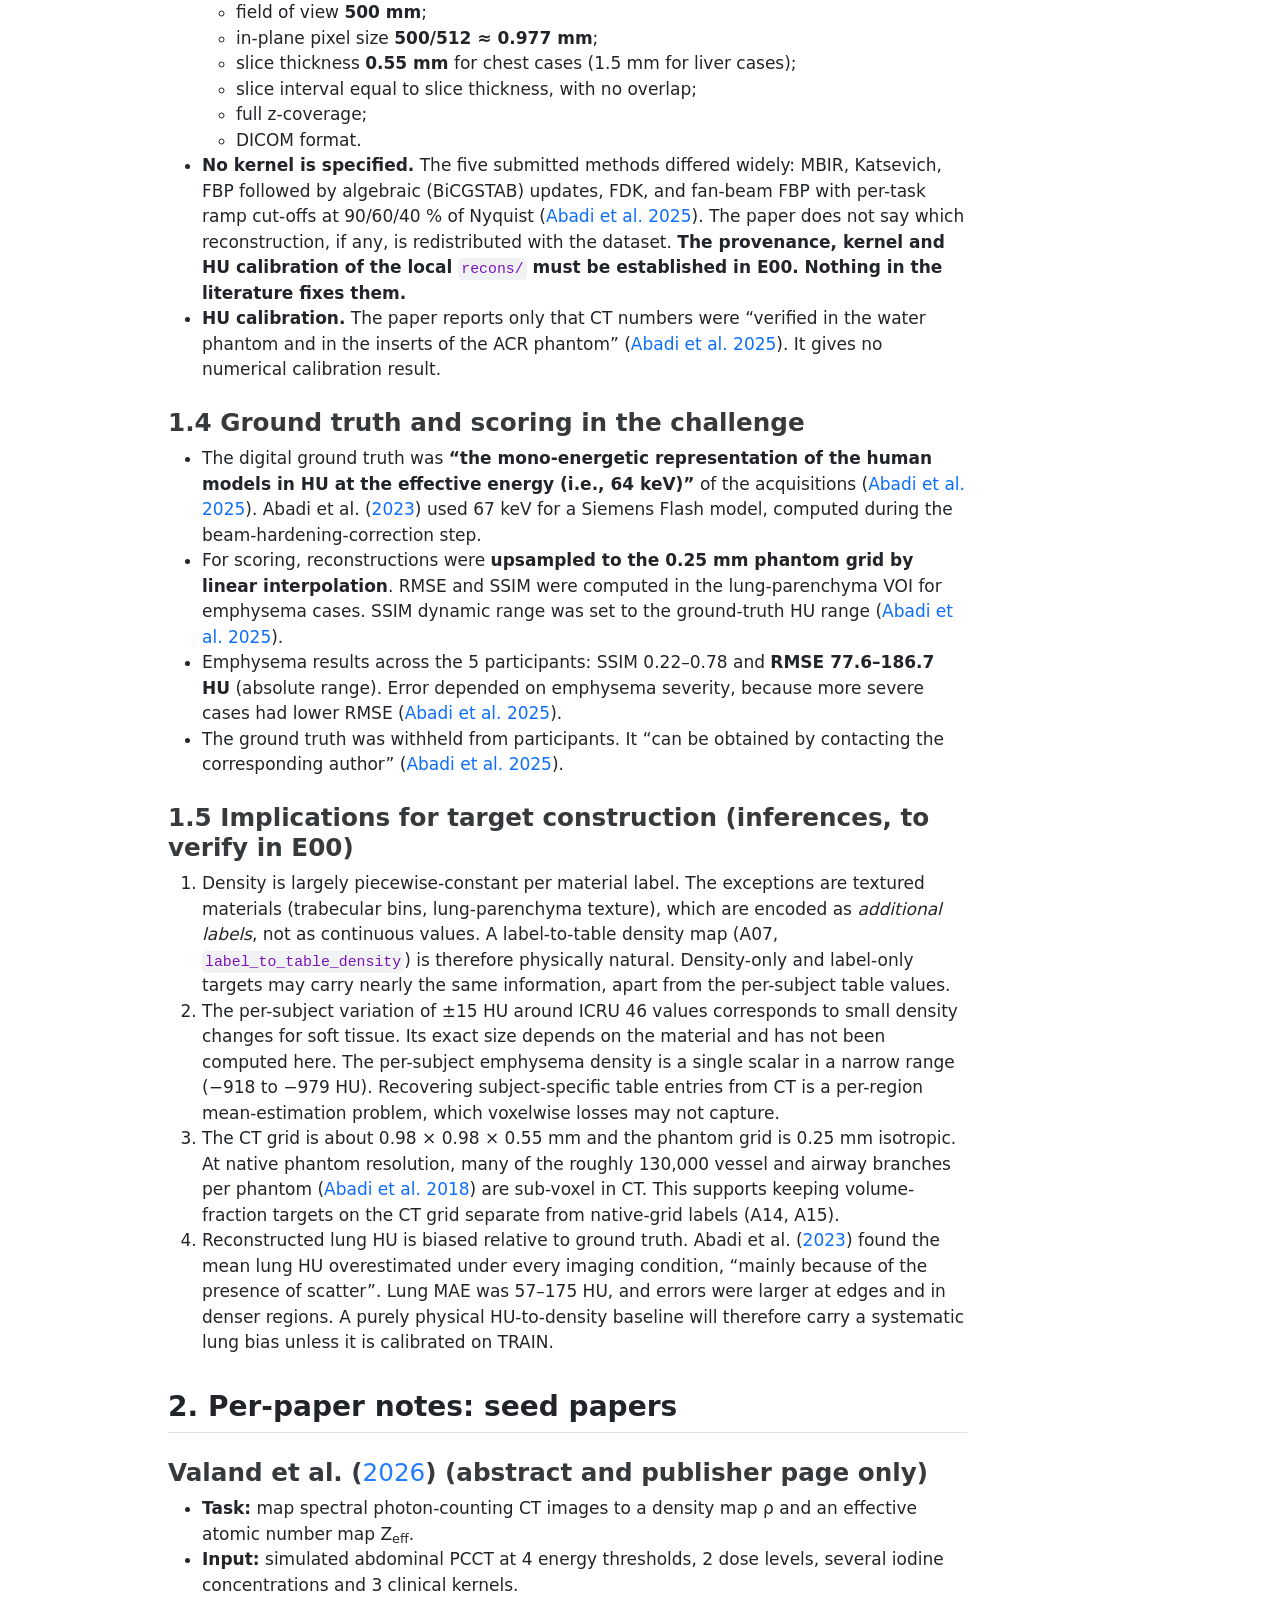
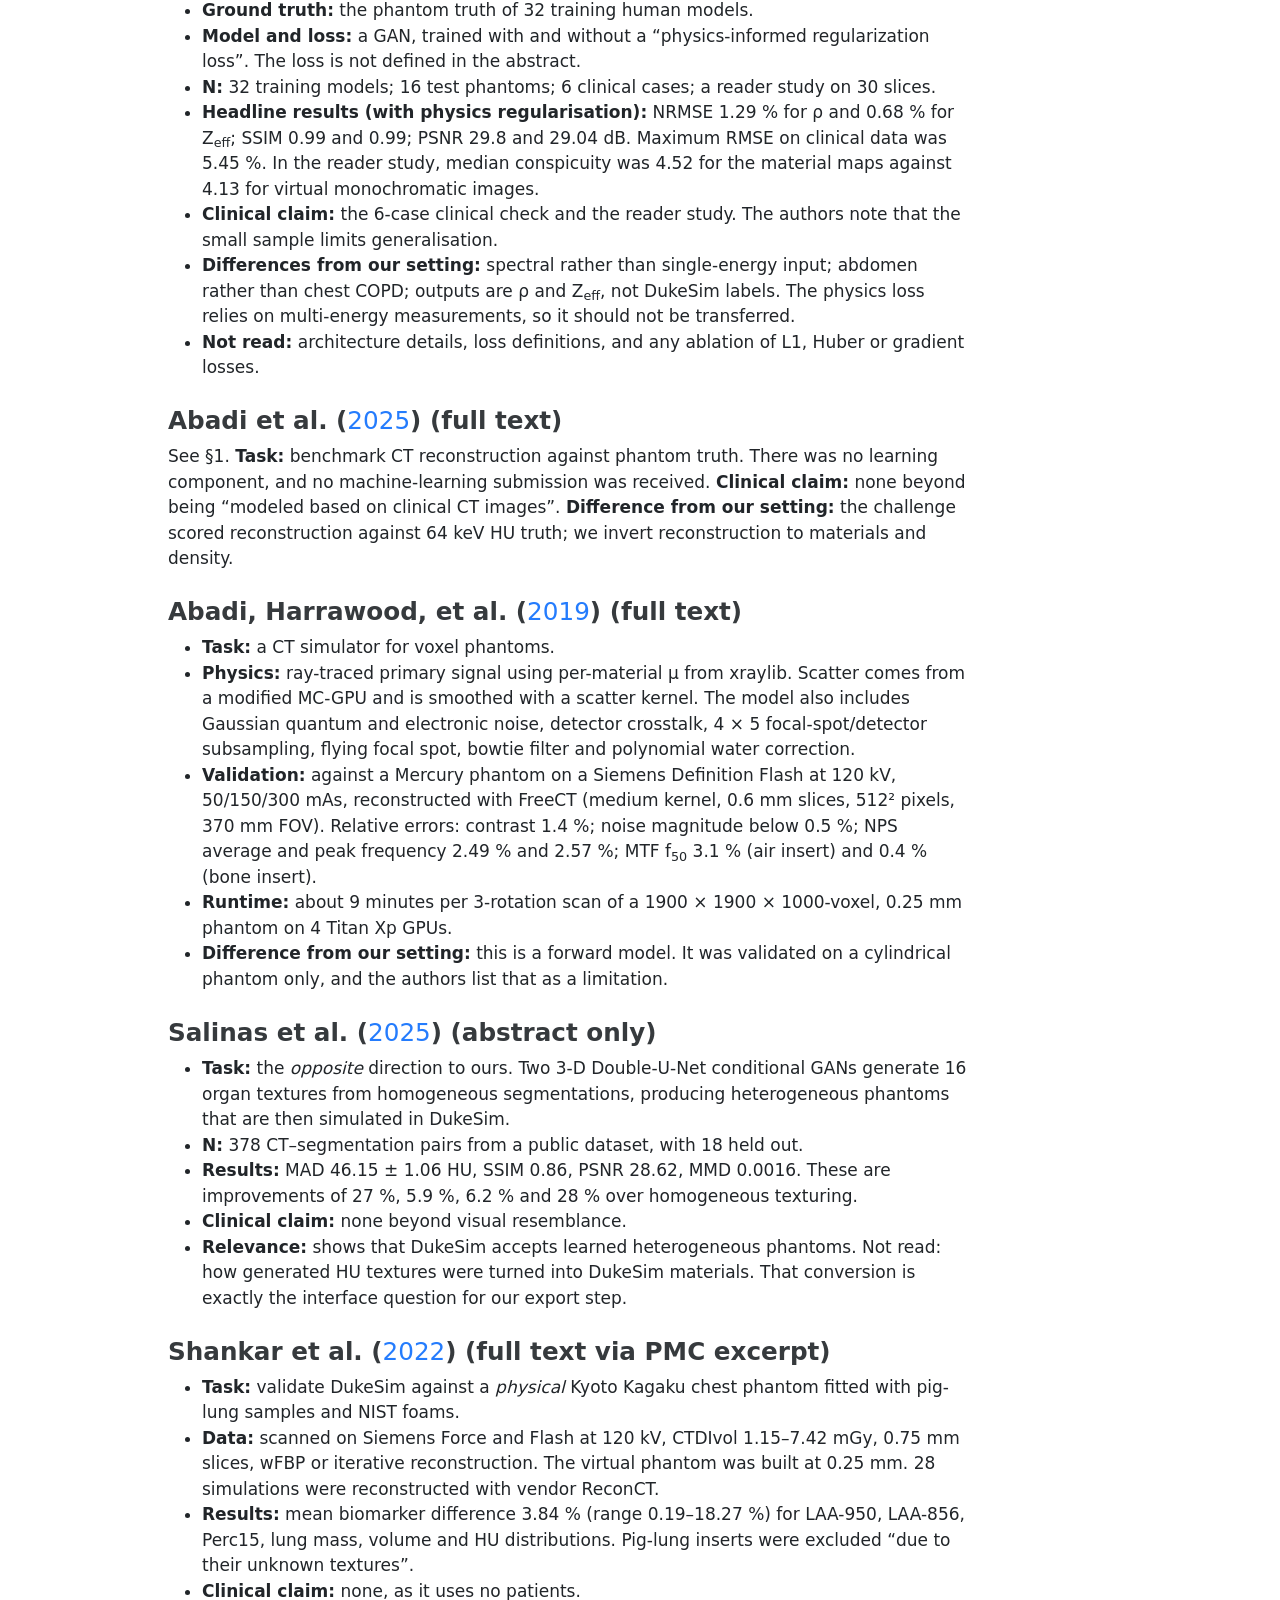
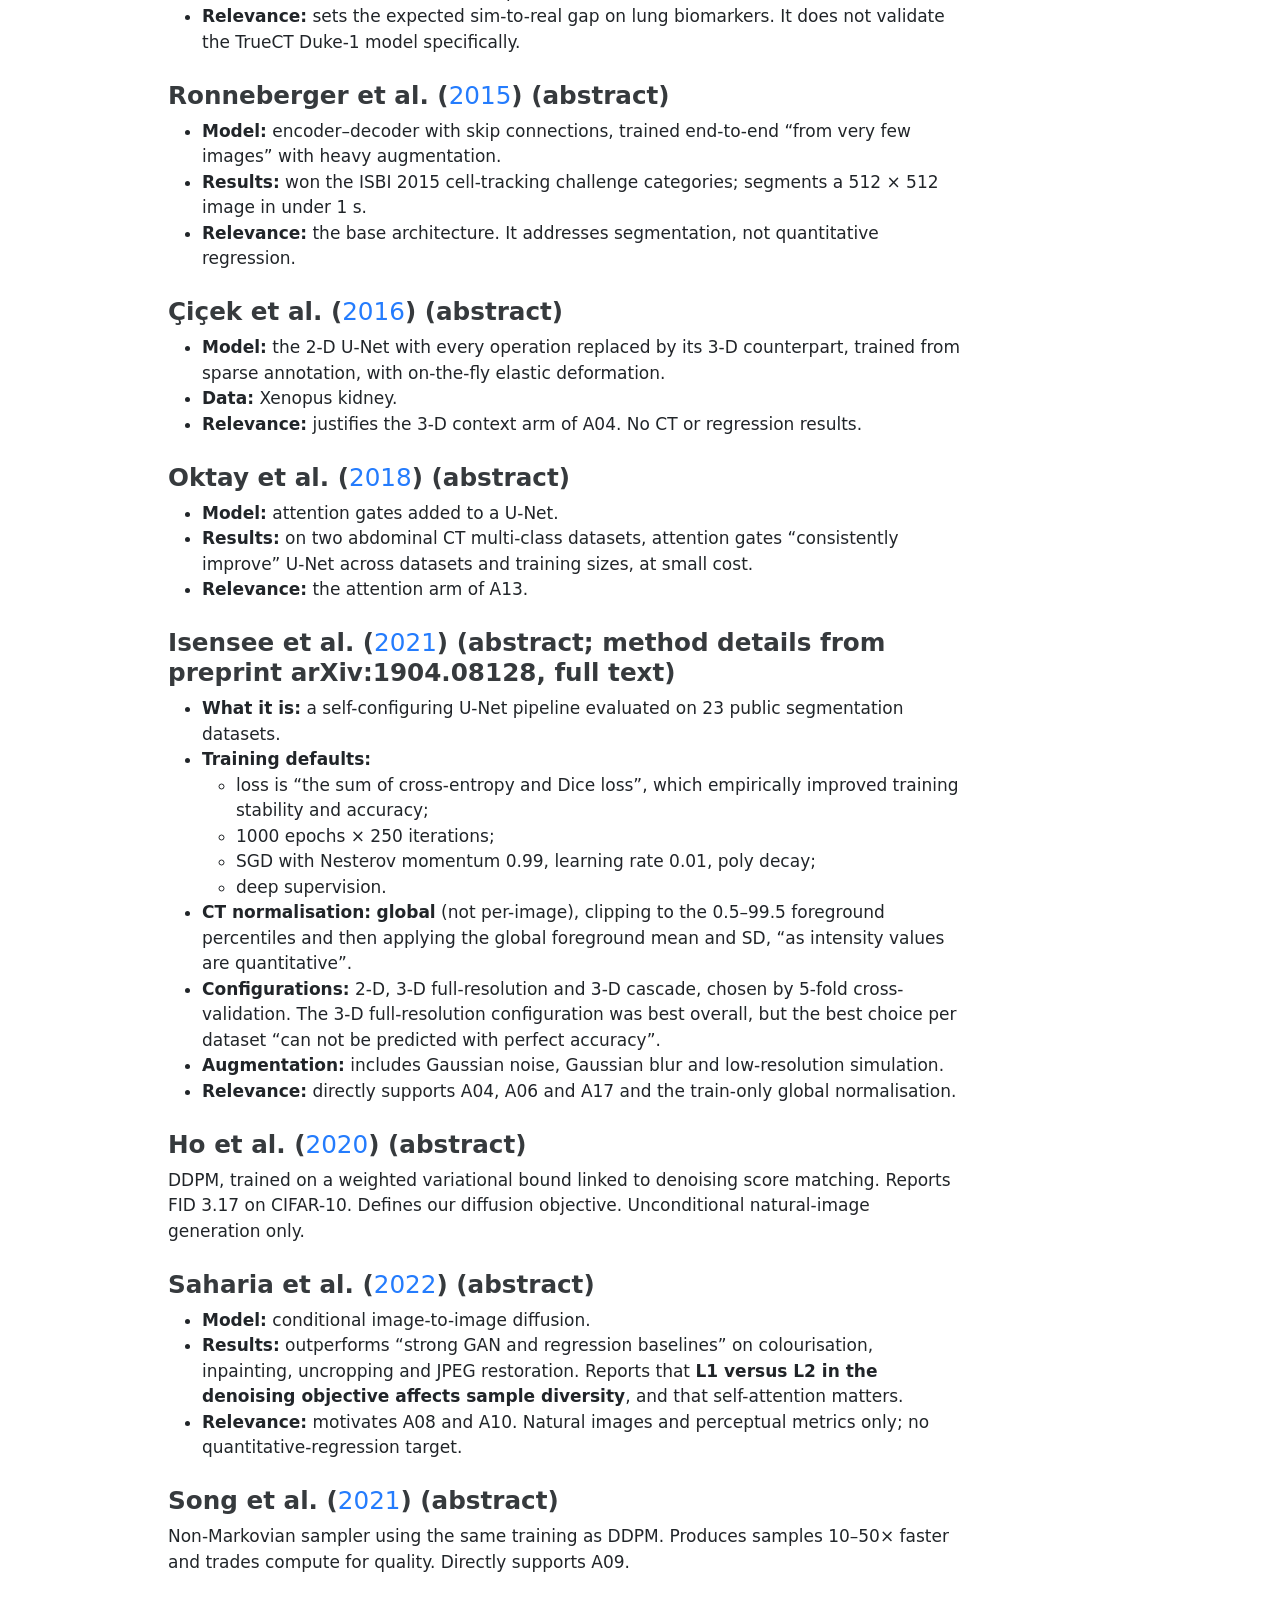
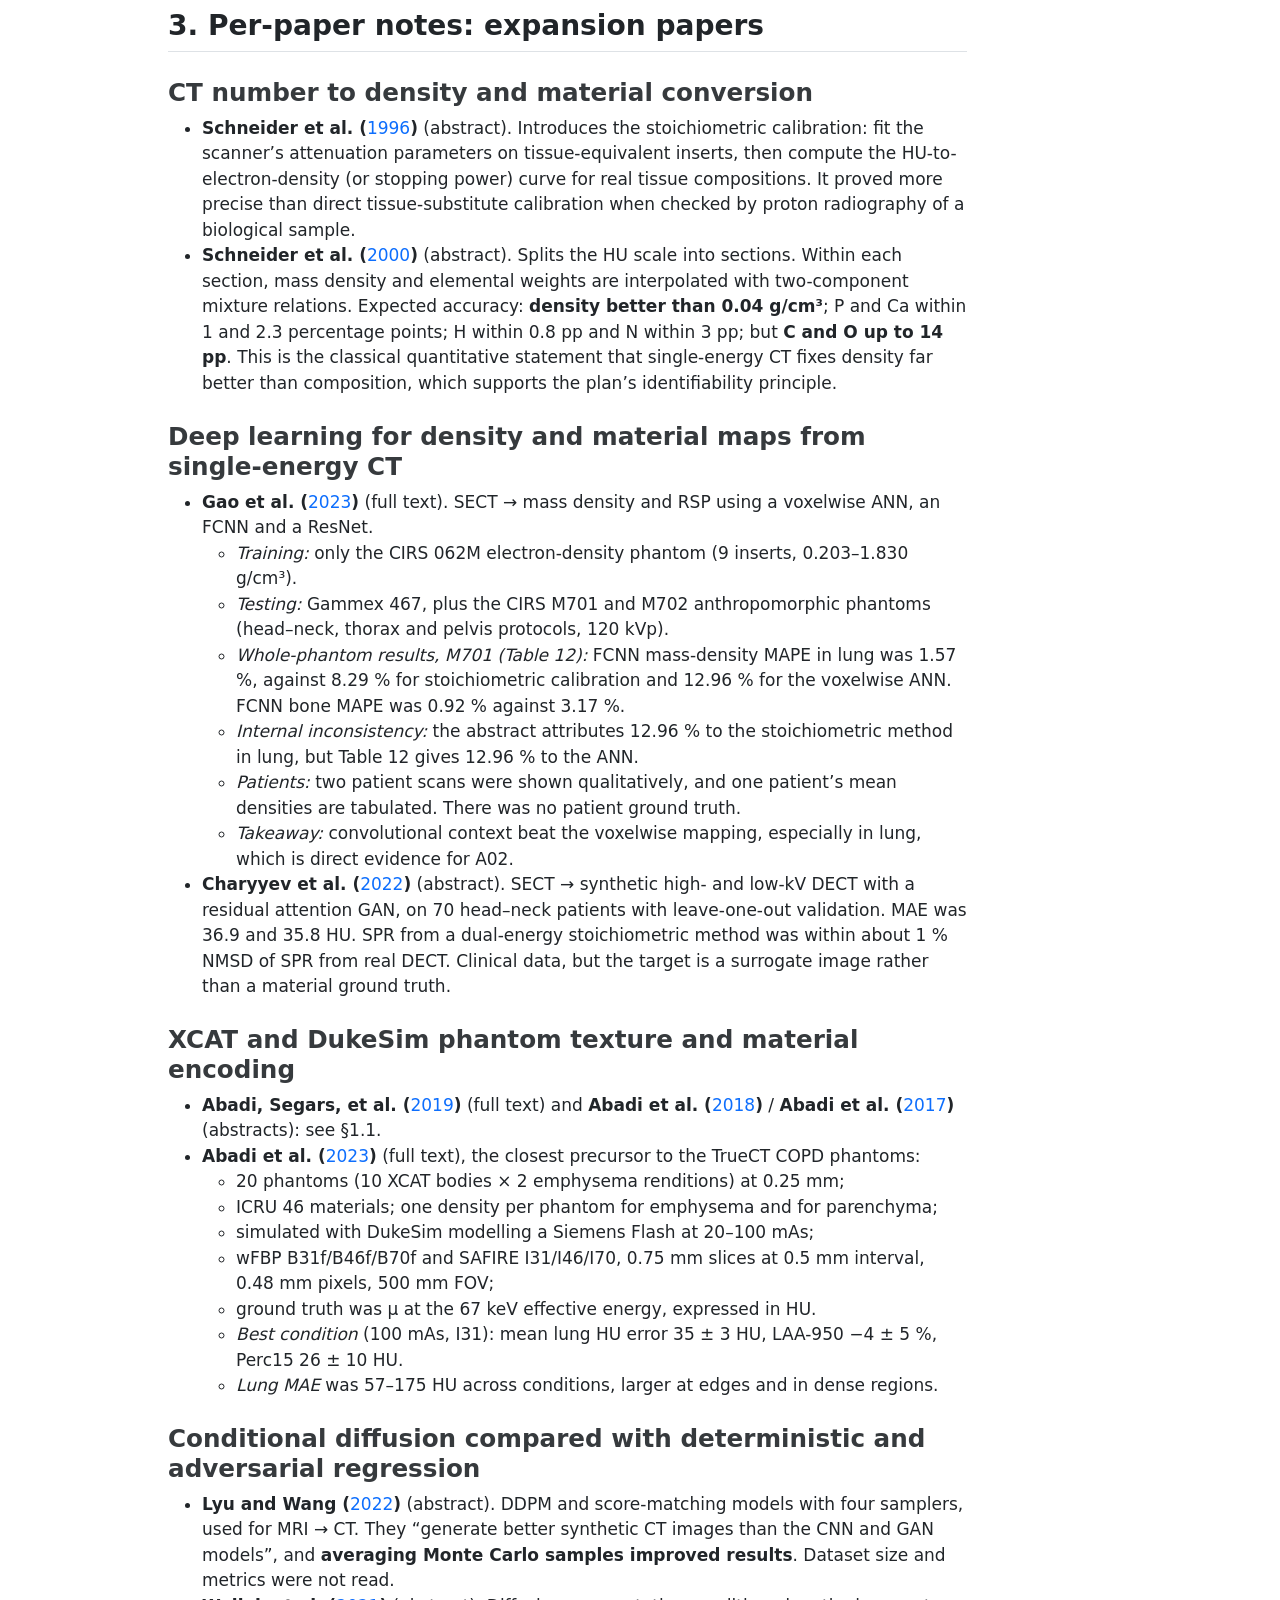
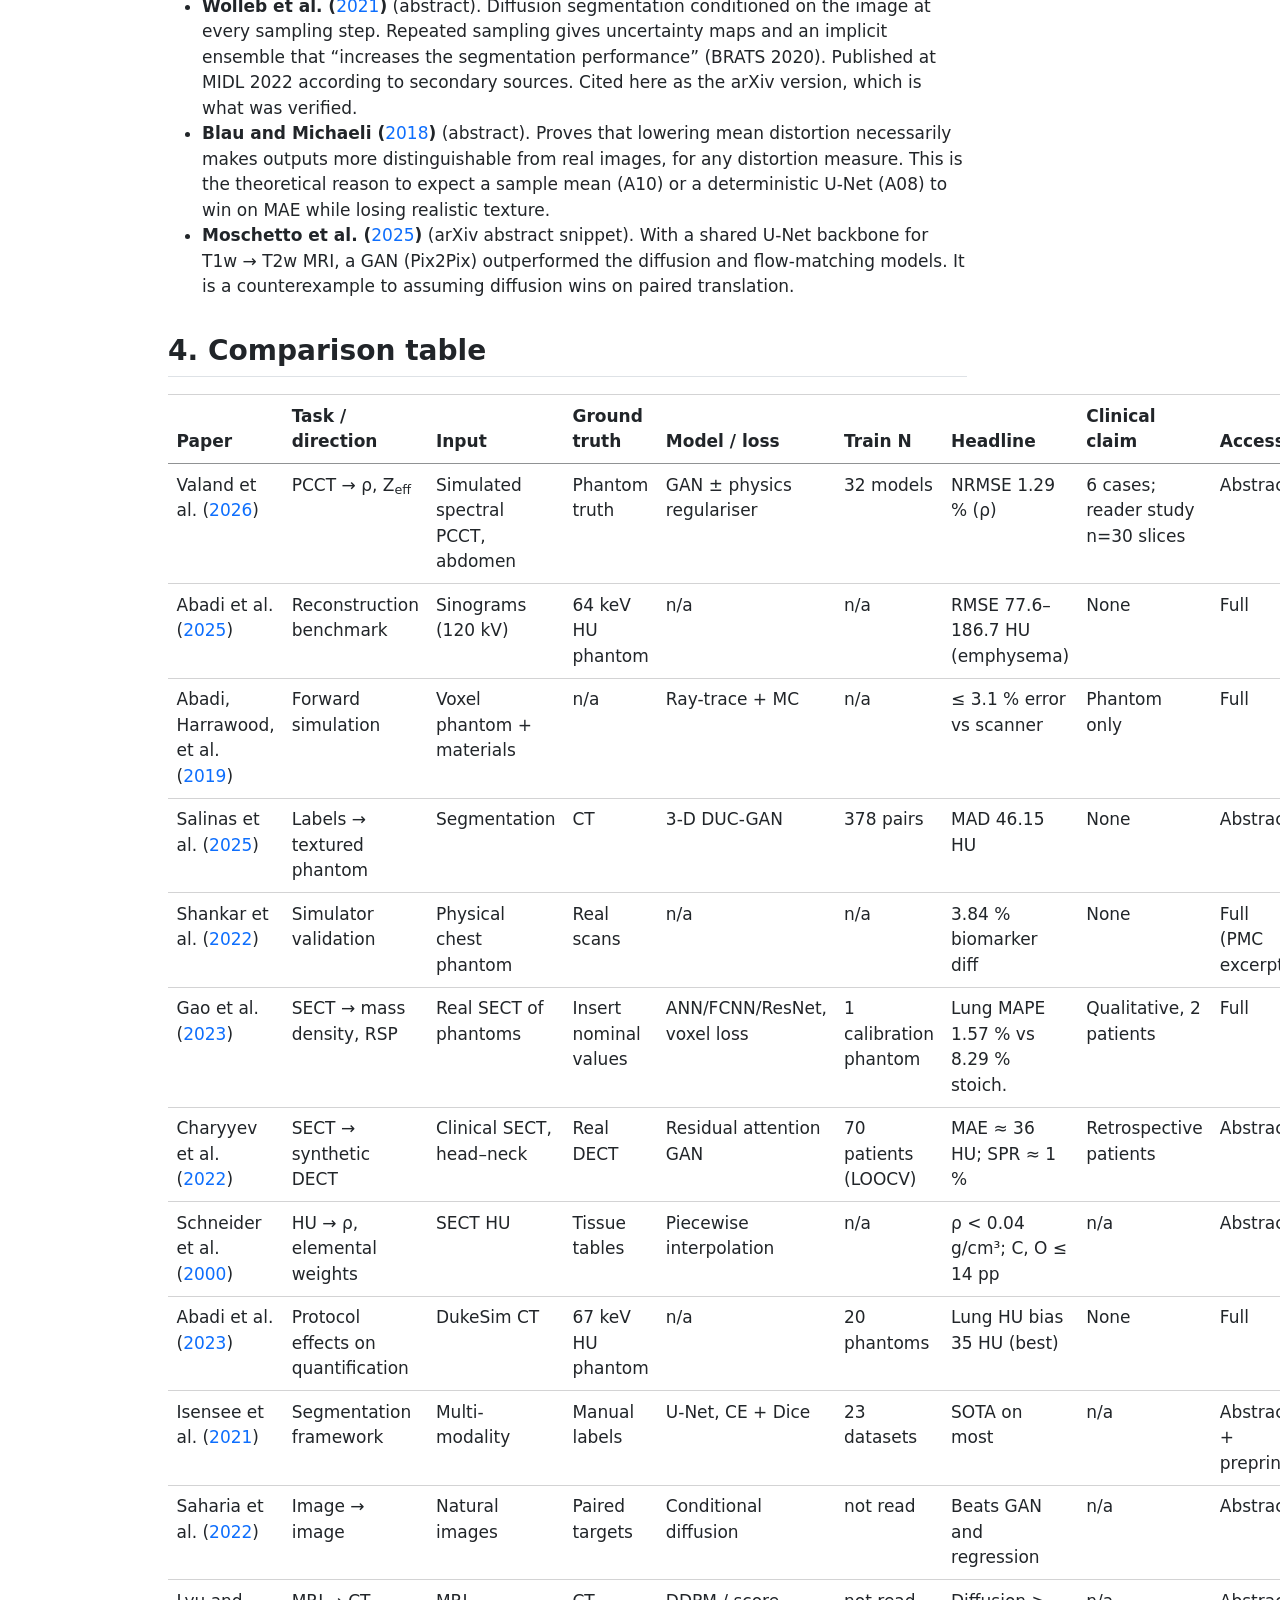
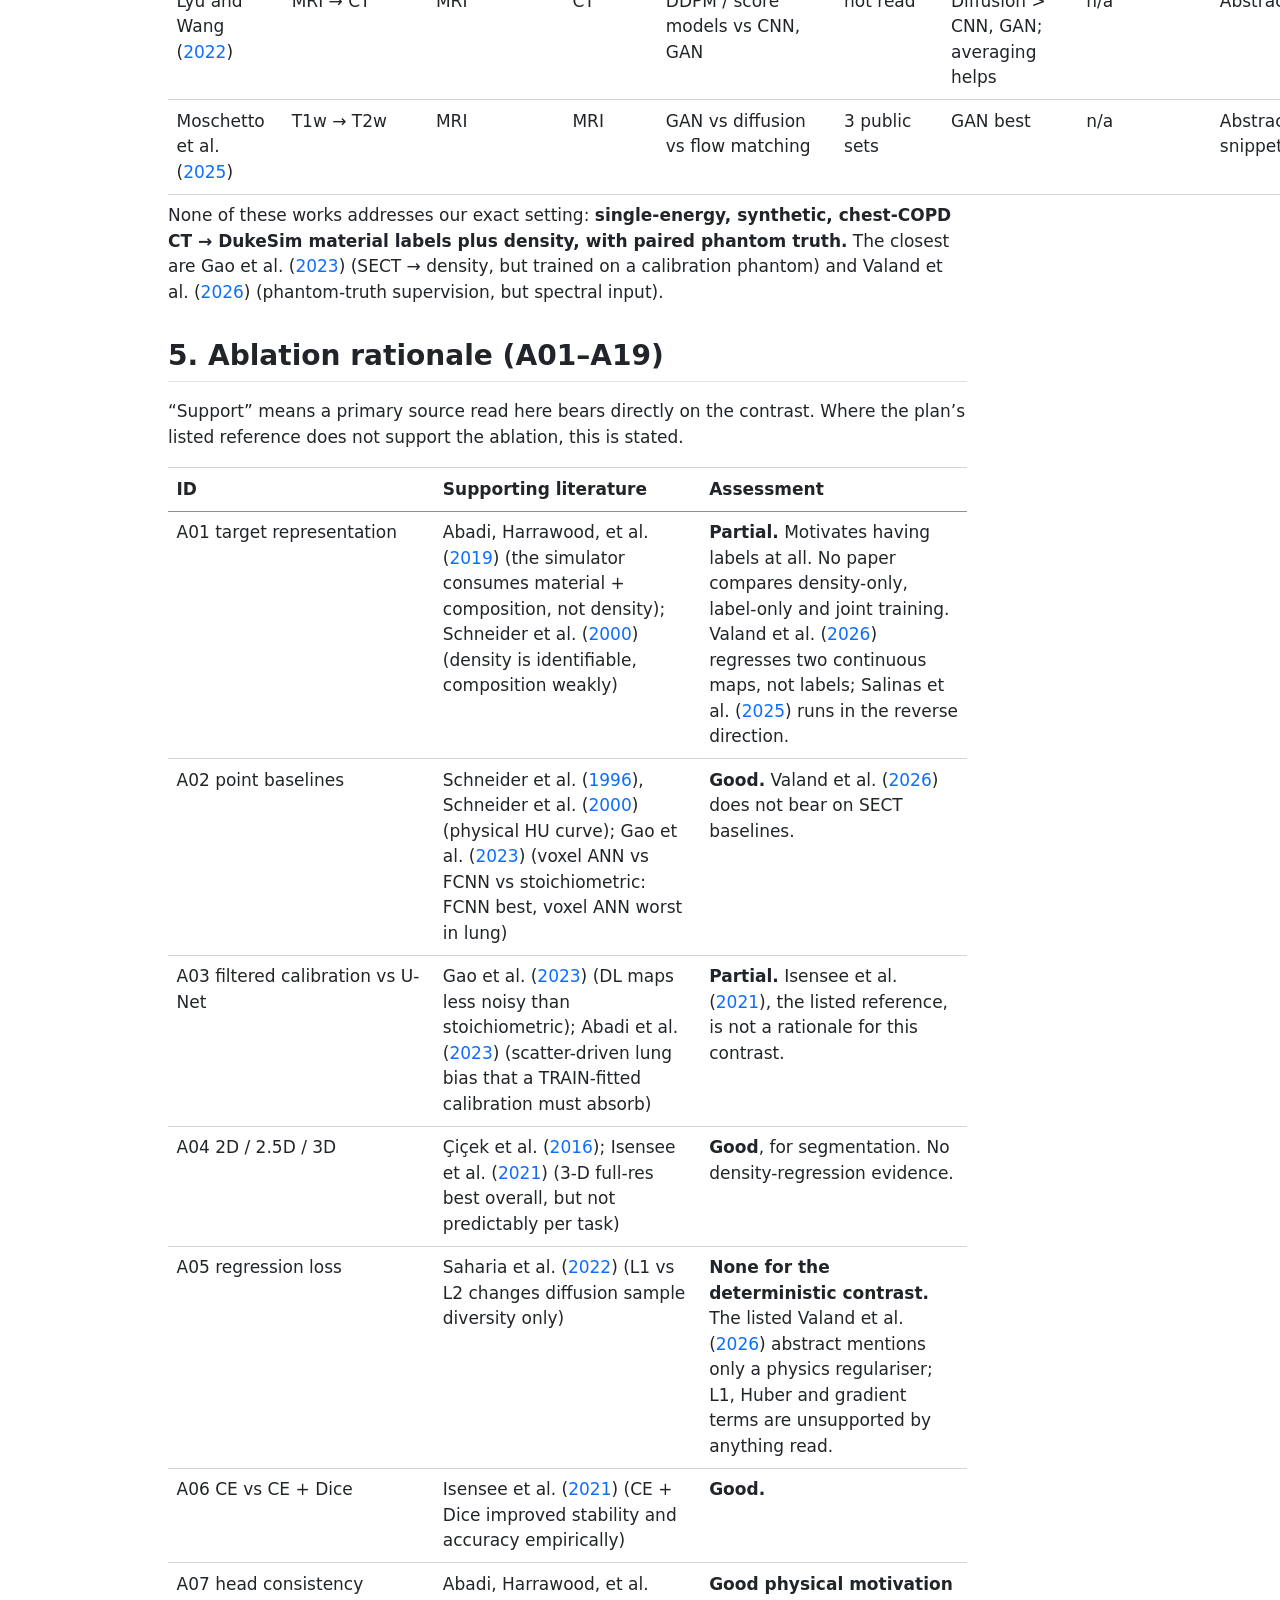
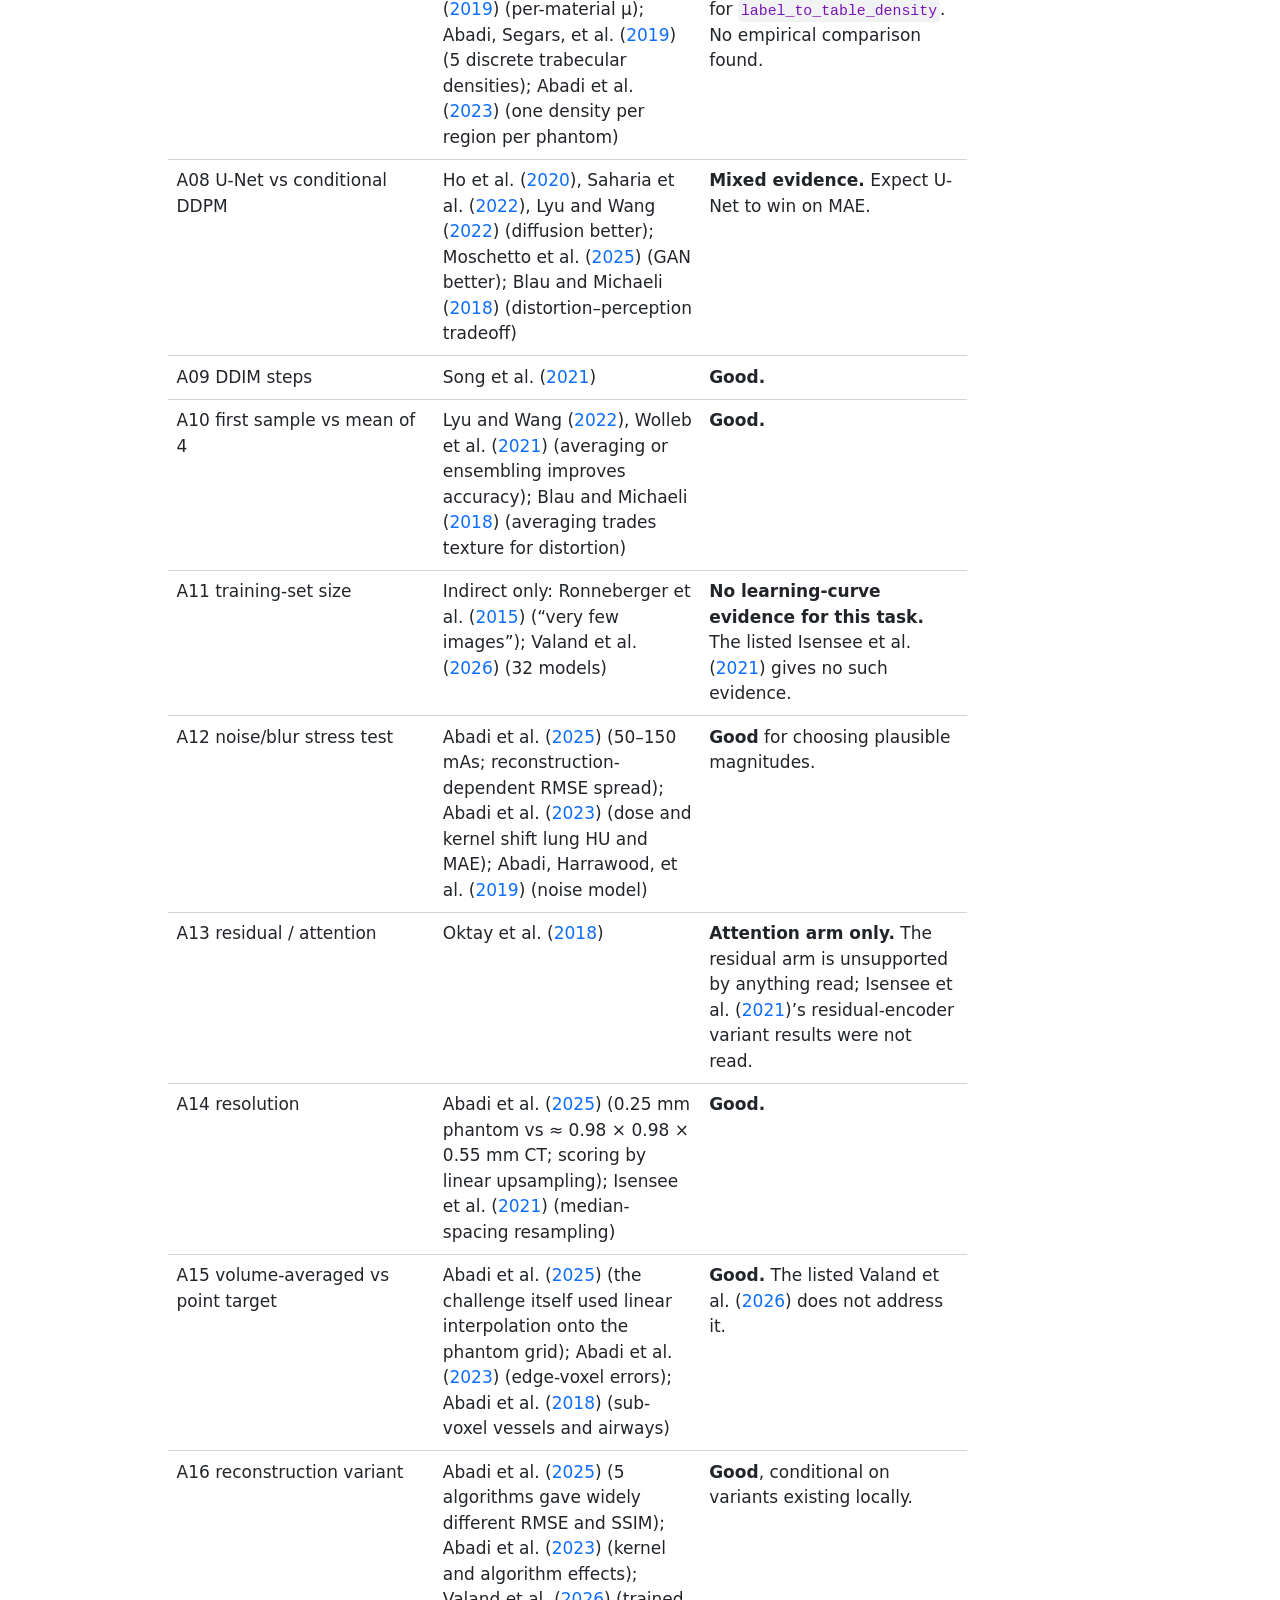
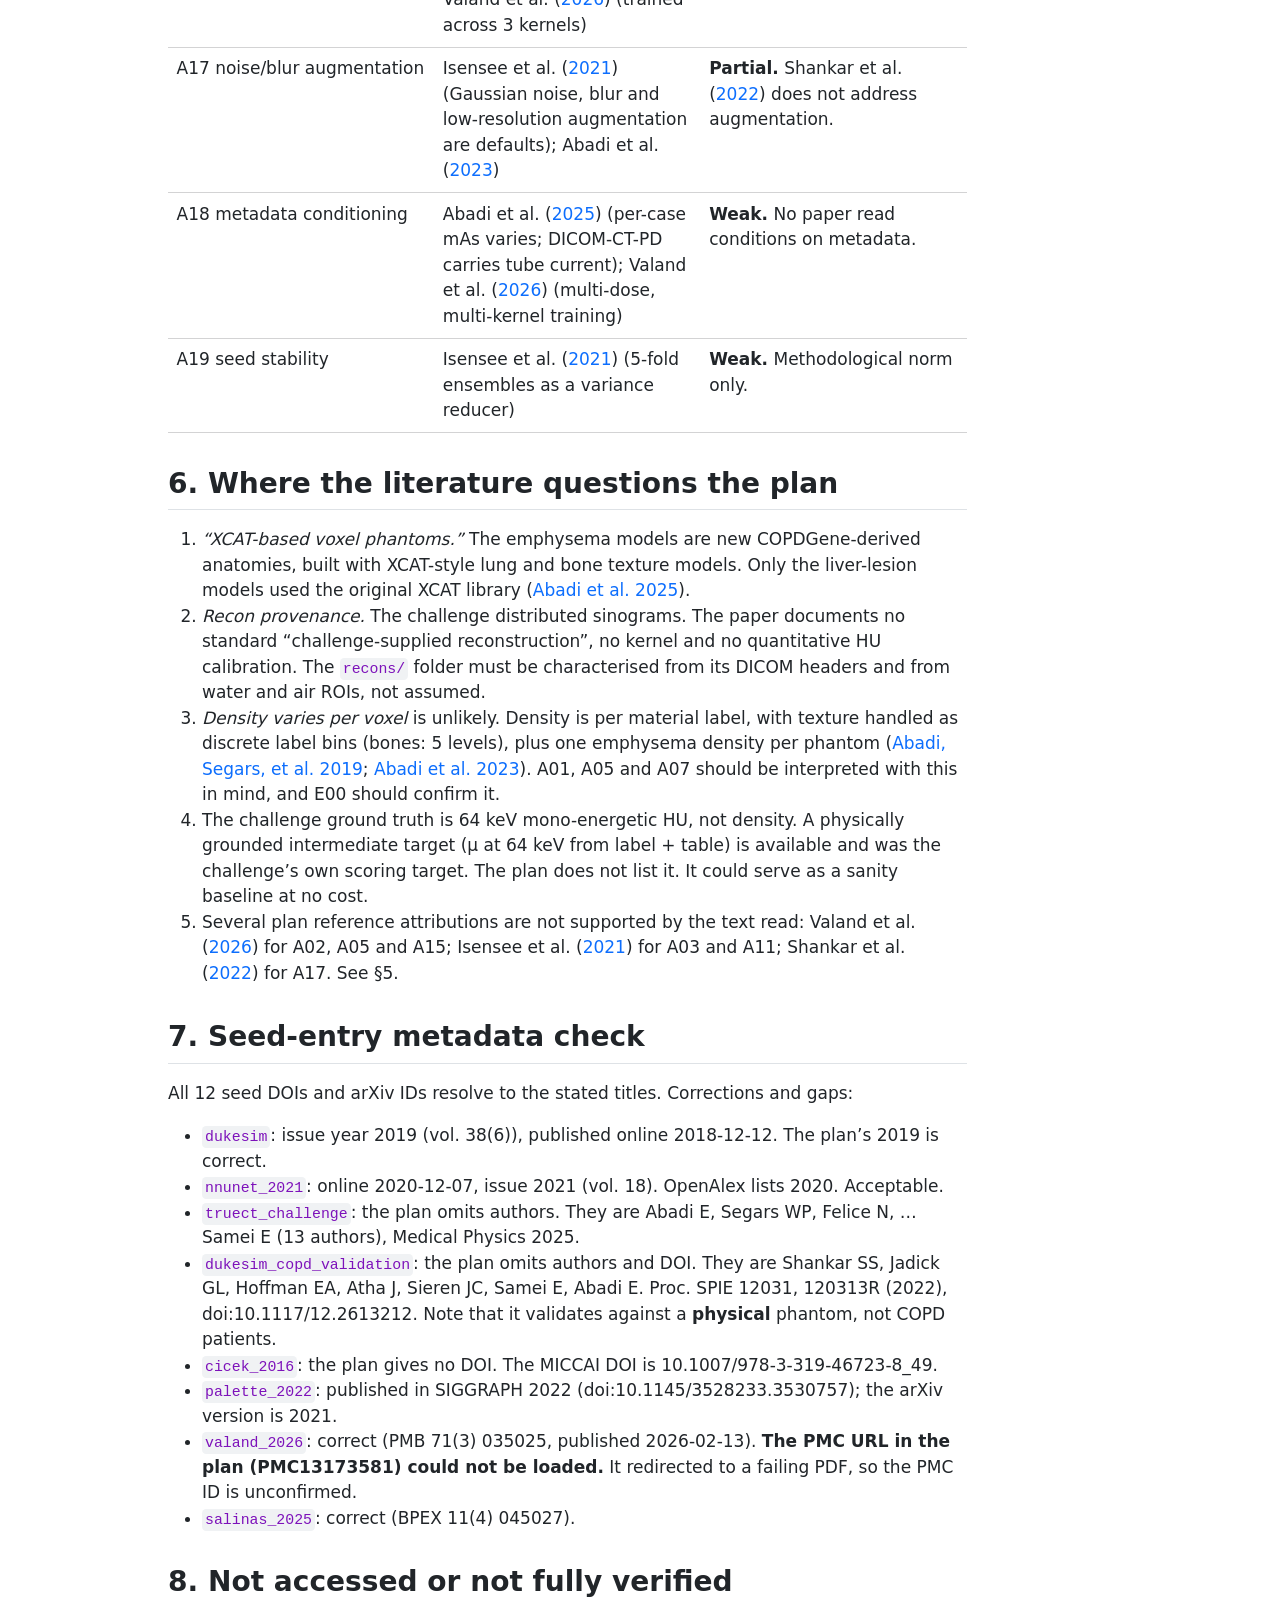
<file: chapters/literature.html>
<!DOCTYPE html>
<html xmlns="http://www.w3.org/1999/xhtml" lang="en" xml:lang="en"><head>

<meta charset="utf-8">
<meta name="generator" content="quarto-1.10.19">

<meta name="viewport" content="width=device-width, initial-scale=1.0, user-scalable=yes">


<title>Literature review – TrueCT COPD — physical density recovery</title>
<style>
/* Default styles provided by pandoc.
** See https://pandoc.org/MANUAL.html#variables-for-html for config info.
*/
span.smallcaps{font-variant: small-caps;}
div.columns{display: flex; gap: 1.5em;}
div.column{flex: auto;}
@media screen {
div.columns{gap: min(4vw, 1.5em);}
div.column{overflow-x: auto;}
}
div.hanging-indent{margin-left: 1.5em; text-indent: -1.5em;}
ul.task-list{list-style: none;}
ul.task-list li input[type="checkbox"] {
  width: 0.8em;
  margin: 0 0.8em 0.2em -1em; /* quarto-specific, see https://github.com/quarto-dev/quarto-cli/issues/4556 */ 
  vertical-align: middle;
}
/* CSS for citations */
div.csl-bib-body { }
div.csl-entry {
  clear: both;
}
.hanging-indent div.csl-entry {
  margin-left:2em;
  text-indent:-2em;
}
div.csl-left-margin {
  min-width:2em;
  float:left;
}
div.csl-right-inline {
  margin-left:2em;
  padding-left:1em;
}
div.csl-indent {
  margin-left: 2em;
}</style>


<script src="../site_libs/quarto-nav/quarto-nav.js"></script>
<script src="../site_libs/quarto-nav/headroom.min.js"></script>
<script src="../site_libs/clipboard/clipboard.min.js"></script>
<script src="../site_libs/quarto-search/autocomplete.umd.js"></script>
<script src="../site_libs/quarto-search/fuse.min.js"></script>
<script src="../site_libs/quarto-search/quarto-search.js"></script>
<meta name="quarto:offset" content="../">
<script src="../site_libs/quarto-html/quarto.js" type="module"></script>
<script src="../site_libs/quarto-html/tabsets/tabsets.js" type="module"></script>
<script src="../site_libs/quarto-html/popper.min.js"></script>
<script src="../site_libs/quarto-html/tippy.umd.min.js"></script>
<script src="../site_libs/quarto-html/anchor.min.js"></script>
<link href="../site_libs/quarto-html/tippy.css" rel="stylesheet">
<link href="../site_libs/quarto-html/quarto-syntax-highlighting-bf27225e3a48a9273f3daa8f8e829971.css" rel="stylesheet" id="quarto-text-highlighting-styles">
<script src="../site_libs/bootstrap/bootstrap.min.js"></script>
<link href="../site_libs/bootstrap/bootstrap-icons.css" rel="stylesheet">
<link href="../site_libs/bootstrap/bootstrap-1915ff3c299d413c8312f6fe83d620d2.min.css" rel="stylesheet" append-hash="true" id="quarto-bootstrap" data-mode="light">
<script id="quarto-search-options" type="application/json">{
  "location": "navbar",
  "copy-button": false,
  "collapse-after": 3,
  "panel-placement": "end",
  "type": "overlay",
  "limit": 50,
  "keyboard-shortcut": [
    "f",
    "/",
    "s"
  ],
  "show-item-context": false,
  "language": {
    "search-no-results-text": "No results",
    "search-matching-documents-text": "matching documents",
    "search-copy-link-title": "Copy link to search",
    "search-hide-matches-text": "Hide additional matches",
    "search-more-match-text": "more match in this document",
    "search-more-matches-text": "more matches in this document",
    "search-clear-button-title": "Clear",
    "search-text-placeholder": "",
    "search-detached-cancel-button-title": "Cancel",
    "search-submit-button-title": "Submit",
    "search-label": "Search"
  }
}</script>


</head>

<body class="nav-fixed quarto-light">

<div id="quarto-search-results"></div>
  <header id="quarto-header" class="headroom fixed-top">
    <nav class="navbar navbar-expand-lg " data-bs-theme="dark">
      <div class="navbar-container container-fluid">
      <div class="navbar-brand-container mx-auto">
    <a class="navbar-brand" href="../index.html">
    <span class="navbar-title">TrueCT COPD — physical density recovery</span>
    </a>
  </div>
            <div id="quarto-search" class="" title="Search"></div>
          <button class="navbar-toggler" type="button" data-bs-toggle="collapse" data-bs-target="#navbarCollapse" aria-controls="navbarCollapse" role="menu" aria-expanded="false" aria-label="Toggle navigation" onclick="if (window.quartoToggleHeadroom) { window.quartoToggleHeadroom(); }">
  <span class="navbar-toggler-icon"></span>
</button>
          <div class="collapse navbar-collapse" id="navbarCollapse">
            <ul class="navbar-nav navbar-nav-scroll me-auto">
  <li class="nav-item">
    <a class="nav-link" href="../index.html"> 
<span class="menu-text">Overview</span></a>
  </li>  
  <li class="nav-item">
    <a class="nav-link" href="../chapters/e00.html"> 
<span class="menu-text">Dataset and geometry</span></a>
  </li>  
  <li class="nav-item">
    <a class="nav-link active" href="../chapters/literature.html" aria-current="page"> 
<span class="menu-text">Literature</span></a>
  </li>  
  <li class="nav-item">
    <a class="nav-link" href="../chapters/results.html"> 
<span class="menu-text">Results</span></a>
  </li>  
  <li class="nav-item">
    <a class="nav-link" href="../chapters/limitations.html"> 
<span class="menu-text">Limitations</span></a>
  </li>  
</ul>
          </div> <!-- /navcollapse -->
            <div class="quarto-navbar-tools">
</div>
      </div> <!-- /container-fluid -->
    </nav>
</header>
<!-- content -->
<div id="quarto-content" class="quarto-container page-columns page-rows-contents page-layout-article page-navbar">
<!-- sidebar -->
<!-- margin-sidebar -->
    <div id="quarto-margin-sidebar" class="sidebar margin-sidebar">
        <nav id="TOC" role="doc-toc" class="toc-active">
    <h2 id="toc-title">On this page</h2>
   
  <ul>
  <li><a href="#dataset-and-simulator-facts-truect-and-dukesim" id="toc-dataset-and-simulator-facts-truect-and-dukesim" class="nav-link active" data-scroll-target="#dataset-and-simulator-facts-truect-and-dukesim">1. Dataset and simulator facts (TrueCT and DukeSim)</a>
  <ul class="collapse">
  <li><a href="#phantom-construction-emphysema-cohort" id="toc-phantom-construction-emphysema-cohort" class="nav-link" data-scroll-target="#phantom-construction-emphysema-cohort">1.1 Phantom construction (emphysema cohort)</a></li>
  <li><a href="#acquisition-duke-1-generic-scanner" id="toc-acquisition-duke-1-generic-scanner" class="nav-link" data-scroll-target="#acquisition-duke-1-generic-scanner">1.2 Acquisition (Duke-1 generic scanner)</a></li>
  <li><a href="#reconstructions" id="toc-reconstructions" class="nav-link" data-scroll-target="#reconstructions">1.3 Reconstructions</a></li>
  <li><a href="#ground-truth-and-scoring-in-the-challenge" id="toc-ground-truth-and-scoring-in-the-challenge" class="nav-link" data-scroll-target="#ground-truth-and-scoring-in-the-challenge">1.4 Ground truth and scoring in the challenge</a></li>
  <li><a href="#implications-for-target-construction-inferences-to-verify-in-e00" id="toc-implications-for-target-construction-inferences-to-verify-in-e00" class="nav-link" data-scroll-target="#implications-for-target-construction-inferences-to-verify-in-e00">1.5 Implications for target construction (inferences, to verify in E00)</a></li>
  </ul></li>
  <li><a href="#per-paper-notes-seed-papers" id="toc-per-paper-notes-seed-papers" class="nav-link" data-scroll-target="#per-paper-notes-seed-papers">2. Per-paper notes: seed papers</a>
  <ul class="collapse">
  <li><a href="#valand_2026-abstract-and-publisher-page-only" id="toc-valand_2026-abstract-and-publisher-page-only" class="nav-link" data-scroll-target="#valand_2026-abstract-and-publisher-page-only"><span class="citation" data-cites="valand_2026">Valand et al. (2026)</span> (abstract and publisher page only)</a></li>
  <li><a href="#truect_challenge-full-text" id="toc-truect_challenge-full-text" class="nav-link" data-scroll-target="#truect_challenge-full-text"><span class="citation" data-cites="truect_challenge">Abadi et al. (2025)</span> (full text)</a></li>
  <li><a href="#dukesim-full-text" id="toc-dukesim-full-text" class="nav-link" data-scroll-target="#dukesim-full-text"><span class="citation" data-cites="dukesim">Abadi, Harrawood, et al. (2019)</span> (full text)</a></li>
  <li><a href="#salinas_2025-abstract-only" id="toc-salinas_2025-abstract-only" class="nav-link" data-scroll-target="#salinas_2025-abstract-only"><span class="citation" data-cites="salinas_2025">Salinas et al. (2025)</span> (abstract only)</a></li>
  <li><a href="#dukesim_copd_validation-full-text-via-pmc-excerpt" id="toc-dukesim_copd_validation-full-text-via-pmc-excerpt" class="nav-link" data-scroll-target="#dukesim_copd_validation-full-text-via-pmc-excerpt"><span class="citation" data-cites="dukesim_copd_validation">Shankar et al. (2022)</span> (full text via PMC excerpt)</a></li>
  <li><a href="#ron_mic_2015-abstract" id="toc-ron_mic_2015-abstract" class="nav-link" data-scroll-target="#ron_mic_2015-abstract"><span class="citation" data-cites="ron_mic_2015">Ronneberger et al. (2015)</span> (abstract)</a></li>
  <li><a href="#cicek_2016-abstract" id="toc-cicek_2016-abstract" class="nav-link" data-scroll-target="#cicek_2016-abstract"><span class="citation" data-cites="cicek_2016">Çiçek et al. (2016)</span> (abstract)</a></li>
  <li><a href="#oktay_2018-abstract" id="toc-oktay_2018-abstract" class="nav-link" data-scroll-target="#oktay_2018-abstract"><span class="citation" data-cites="oktay_2018">Oktay et al. (2018)</span> (abstract)</a></li>
  <li><a href="#nnunet_2021-abstract-method-details-from-preprint-arxiv1904.08128-full-text" id="toc-nnunet_2021-abstract-method-details-from-preprint-arxiv1904.08128-full-text" class="nav-link" data-scroll-target="#nnunet_2021-abstract-method-details-from-preprint-arxiv1904.08128-full-text"><span class="citation" data-cites="nnunet_2021">Isensee et al. (2021)</span> (abstract; method details from preprint arXiv:1904.08128, full text)</a></li>
  <li><a href="#ho_2020-abstract" id="toc-ho_2020-abstract" class="nav-link" data-scroll-target="#ho_2020-abstract"><span class="citation" data-cites="ho_2020">Ho et al. (2020)</span> (abstract)</a></li>
  <li><a href="#palette_2022-abstract" id="toc-palette_2022-abstract" class="nav-link" data-scroll-target="#palette_2022-abstract"><span class="citation" data-cites="palette_2022">Saharia et al. (2022)</span> (abstract)</a></li>
  <li><a href="#ddim_2021-abstract" id="toc-ddim_2021-abstract" class="nav-link" data-scroll-target="#ddim_2021-abstract"><span class="citation" data-cites="ddim_2021">Song et al. (2021)</span> (abstract)</a></li>
  </ul></li>
  <li><a href="#per-paper-notes-expansion-papers" id="toc-per-paper-notes-expansion-papers" class="nav-link" data-scroll-target="#per-paper-notes-expansion-papers">3. Per-paper notes: expansion papers</a>
  <ul class="collapse">
  <li><a href="#ct-number-to-density-and-material-conversion" id="toc-ct-number-to-density-and-material-conversion" class="nav-link" data-scroll-target="#ct-number-to-density-and-material-conversion">CT number to density and material conversion</a></li>
  <li><a href="#deep-learning-for-density-and-material-maps-from-single-energy-ct" id="toc-deep-learning-for-density-and-material-maps-from-single-energy-ct" class="nav-link" data-scroll-target="#deep-learning-for-density-and-material-maps-from-single-energy-ct">Deep learning for density and material maps from single-energy CT</a></li>
  <li><a href="#xcat-and-dukesim-phantom-texture-and-material-encoding" id="toc-xcat-and-dukesim-phantom-texture-and-material-encoding" class="nav-link" data-scroll-target="#xcat-and-dukesim-phantom-texture-and-material-encoding">XCAT and DukeSim phantom texture and material encoding</a></li>
  <li><a href="#conditional-diffusion-compared-with-deterministic-and-adversarial-regression" id="toc-conditional-diffusion-compared-with-deterministic-and-adversarial-regression" class="nav-link" data-scroll-target="#conditional-diffusion-compared-with-deterministic-and-adversarial-regression">Conditional diffusion compared with deterministic and adversarial regression</a></li>
  </ul></li>
  <li><a href="#comparison-table" id="toc-comparison-table" class="nav-link" data-scroll-target="#comparison-table">4. Comparison table</a></li>
  <li><a href="#ablation-rationale-a01a19" id="toc-ablation-rationale-a01a19" class="nav-link" data-scroll-target="#ablation-rationale-a01a19">5. Ablation rationale (A01–A19)</a></li>
  <li><a href="#where-the-literature-questions-the-plan" id="toc-where-the-literature-questions-the-plan" class="nav-link" data-scroll-target="#where-the-literature-questions-the-plan">6. Where the literature questions the plan</a></li>
  <li><a href="#seed-entry-metadata-check" id="toc-seed-entry-metadata-check" class="nav-link" data-scroll-target="#seed-entry-metadata-check">7. Seed-entry metadata check</a></li>
  <li><a href="#not-accessed-or-not-fully-verified" id="toc-not-accessed-or-not-fully-verified" class="nav-link" data-scroll-target="#not-accessed-or-not-fully-verified">8. Not accessed or not fully verified</a></li>
  </ul>
</nav>
    </div>
<!-- main -->
<main class="content" id="quarto-document-content">

<header id="title-block-header" class="quarto-title-block default">
<div class="quarto-title">
<h1 class="title">Literature review</h1>
</div>



<div class="quarto-title-meta">

    
  
    
  </div>
  


</header>


<p><strong>Plan:</strong> <code>plans/plan-001.yaml</code> (section <code>literature</code>). <strong>Review date:</strong> 2026-11-12. <strong>Scope:</strong> the 12 seed papers listed in the plan, plus 13 primary papers added on CT-number-to-density conversion, deep-learning density and material estimation, how XCAT/DukeSim phantoms encode texture, and conditional diffusion compared with deterministic regression.</p>
<p><strong>Reading rule.</strong> Every statement below comes from text that was actually read. For each paper the access level is given as <em>full text</em> or <em>abstract only</em>, and nothing is claimed beyond what that level supports. The “Not accessed” section lists the gaps.</p>
<section id="dataset-and-simulator-facts-truect-and-dukesim" class="level2">
<h2 class="anchored" data-anchor-id="dataset-and-simulator-facts-truect-and-dukesim">1. Dataset and simulator facts (TrueCT and DukeSim)</h2>
<p>This section collects the concrete facts needed to build training targets. The sources are <span class="citation" data-cites="truect_challenge">Abadi et al. (<a href="#ref-truect_challenge" role="doc-biblioref">2025</a>)</span> (full text, PMC11973969) and <span class="citation" data-cites="dukesim">Abadi, Harrawood, et al. (<a href="#ref-dukesim" role="doc-biblioref">2019</a>)</span> (full text, PMC6598436). Facts from the companion phantom papers are labelled with their own sources.</p>
<section id="phantom-construction-emphysema-cohort" class="level3">
<h3 class="anchored" data-anchor-id="phantom-construction-emphysema-cohort">1.1 Phantom construction (emphysema cohort)</h3>
<ul>
<li><strong>Cohort.</strong> The challenge used 200 models: 67 emphysema, 67 lung-lesion and 66 liver-lesion. The 67 emphysema models came from 67 randomly chosen COPDGene Phase I patient CTs (32 female; age 62 ± 9 years; BMI 28.7 ± 6.0 kg/m²) <span class="citation" data-cites="truect_challenge">(<a href="#ref-truect_challenge" role="doc-biblioref">Abadi et al. 2025</a>)</span>. <strong>These are not drawn from the original XCAT library.</strong> Only the liver-lesion models were built from existing XCAT phantoms. The emphysema models were built from new segmentations in the XCAT style.</li>
<li><strong>Segmentation.</strong> Major organs (body, bones, lungs, heart, liver) were segmented with commercial software. Airways, pulmonary vessels and emphysematous regions were segmented with a University of Iowa algorithm. The masks were meshed with VTK marching cubes, then smoothed and remeshed in Rhinoceros (“Smooth”, then “QuadRemesh”) <span class="citation" data-cites="truect_challenge">(<a href="#ref-truect_challenge" role="doc-biblioref">Abadi et al. 2025</a>)</span>. Phantom boundaries are therefore smoothed meshes, not the original segmentation voxels.</li>
<li><strong>Voxel size.</strong> All 200 models were voxelized at <strong>0.25 mm isotropic</strong> <span class="citation" data-cites="truect_challenge">(<a href="#ref-truect_challenge" role="doc-biblioref">Abadi et al. 2025</a>)</span>. <span class="citation" data-cites="abadi_2019_bones">Abadi, Segars, et al. (<a href="#ref-abadi_2019_bones" role="doc-biblioref">2019</a>)</span> gives the reason for this choice: 0.25 mm is about half the detector-element size of a clinical scanner.</li>
<li><strong>Texture.</strong> “Trabecular bone texture and lung parenchyma were incorporated using anatomically informed statistical models” <span class="citation" data-cites="truect_challenge">(<a href="#ref-truect_challenge" role="doc-biblioref">Abadi et al. 2025</a>)</span>. The challenge cites <span class="citation" data-cites="abadi_2019_bones">Abadi, Segars, et al. (<a href="#ref-abadi_2019_bones" role="doc-biblioref">2019</a>)</span>, <span class="citation" data-cites="abadi_2018_lung">Abadi et al. (<a href="#ref-abadi_2018_lung" role="doc-biblioref">2018</a>)</span> and <span class="citation" data-cites="abadi_2017_lung_spie">Abadi et al. (<a href="#ref-abadi_2017_lung_spie" role="doc-biblioref">2017</a>)</span> for these models:
<ul>
<li><em>Trabecular bone</em> <span class="citation" data-cites="abadi_2019_bones">(<a href="#ref-abadi_2019_bones" role="doc-biblioref">Abadi, Segars, et al. 2019</a>, full text)</span>. Cortical bone is a morphological erosion of the bone mask, with thickness measured per phantom from its source CT. Trabecular texture comes from 3-D power-law noise synthesis, with spectral exponents fitted to Visible Human Female data and binned <strong>uniformly into five levels</strong>. In that paper’s simulation the five levels were assigned trabecular-bone densities of <strong>1.00, 1.07, 1.14, 1.21 and 1.28 g/cm³</strong>. Trabecular density is therefore a small set of discrete density bins carried by separate voxel materials, not a continuous field.</li>
<li><em>Lung</em> <span class="citation" data-cites="abadi_2018_lung abadi_2017_lung_spie">(<a href="#ref-abadi_2018_lung" role="doc-biblioref">Abadi et al. 2018</a>, abstract; <a href="#ref-abadi_2017_lung_spie" role="doc-biblioref">Abadi et al. 2017</a>, abstract)</span>. Airways, arteries and veins were grown to terminal branches by a volume-filling algorithm. The 2018 paper reports about 46,000 airways, 45,000 arteries and 40,000 veins per phantom. The parenchyma is modelled as polyhedral secondary pulmonary lobules with interlobular-septa borders. Inside each lobule is a heterogeneous background from non-parametric texture synthesis, informed by a high-resolution lung-specimen CT. The number of parenchymal material bins was <strong>not stated in the abstracts read</strong>. It must be found from the phantom label tables in E00.</li>
</ul></li>
<li><strong>Material definition.</strong> Each organ or structure was assigned a density and an elemental composition from <strong>ICRU Report 46</strong>. Between patients, the “average density values (per ICRU report)” were varied “in the range of ± 15 HU” <span class="citation" data-cites="truect_challenge">(<a href="#ref-truect_challenge" role="doc-biblioref">Abadi et al. 2025</a>)</span>. The emphysema regions were defined at <strong>−950 ± 17 HU (range −918 to −979 HU)</strong> <span class="citation" data-cites="truect_challenge">(<a href="#ref-truect_challenge" role="doc-biblioref">Abadi et al. 2025</a>)</span>. The 67 lung-lesion models were built from a separate set of 67 COPDGene cases <span class="citation" data-cites="truect_challenge">(<a href="#ref-truect_challenge" role="doc-biblioref">Abadi et al. 2025</a>)</span>. Pairing must confirm that the local 67 are the emphysema subset.</li>
<li><strong>How emphysema density was set (precursor study).</strong> In the 20-phantom emphysema study by <span class="citation" data-cites="abadi_2023_emphysema">Abadi et al. (<a href="#ref-abadi_2023_emphysema" role="doc-biblioref">2023</a>)</span> (full text), emphysema voxels used the elemental composition of lung parenchyma. Their density was derived from the mean HU measured in the eroded emphysema mask of the source COPDGene CT, using ρ = μ / (μ/ρ)~lung parenchyma~. <strong>“Each XCAT phantom had one density assigned to the whole emphysema regions. The same approach was also used to assign lung density for the lung parenchyma for each case.”</strong> The ground-truth lung and emphysema values in that study were −880.0 ± 37.9 HU and −969.2 ± 22.7 HU. <em>Inference:</em> the TrueCT challenge reports emphysema HU per case. If it used the same method, emphysema density is one scalar per subject, taken from that subject’s material table. This must be confirmed against the local tables.</li>
<li><strong>How materials reach the simulator.</strong> DukeSim takes two inputs: a voxelized phantom and a parameter file describing the scanner and protocol. Linear attenuation coefficients μ<sub>m,E</sub> are computed per <em>material</em> and energy bin with xraylib, and ray-traced as path length times μ per material <span class="citation" data-cites="dukesim">(<a href="#ref-dukesim" role="doc-biblioref">Abadi, Harrawood, et al. 2019</a>)</span>. The simulator interface is therefore <strong>material label plus material definition (composition and density)</strong>, not a free-form density map. This is consistent with the plan’s DukeSIM contract. The exact local file format still has to be verified.</li>
</ul>
</section>
<section id="acquisition-duke-1-generic-scanner" class="level3">
<h3 class="anchored" data-anchor-id="acquisition-duke-1-generic-scanner">1.2 Acquisition (Duke-1 generic scanner)</h3>
<p>From <span class="citation" data-cites="truect_challenge">Abadi et al. (<a href="#ref-truect_challenge" role="doc-biblioref">2025</a>)</span>, Table 1 and §2.2:</p>
<table class="caption-top table">
<colgroup>
<col style="width: 50%">
<col style="width: 50%">
</colgroup>
<thead>
<tr class="header">
<th>Item</th>
<th>Value</th>
</tr>
</thead>
<tbody>
<tr class="odd">
<td>Detector</td>
<td>Energy-integrating, Gd₂O₂S scintillator, 0.8 mm thick, 7.8 g/cm³, gain 50 photons/keV</td>
</tr>
<tr class="even">
<td>Detector columns × rows</td>
<td>900 × 64</td>
</tr>
<tr class="odd">
<td>Projections per rotation</td>
<td>1000</td>
</tr>
<tr class="even">
<td>Detector element / focal spot</td>
<td>1 × 1 mm / 1 × 1 mm</td>
</tr>
<tr class="odd">
<td>Source–isocenter / source–detector</td>
<td>575 mm / 1075 mm</td>
</tr>
<tr class="even">
<td>Trajectory</td>
<td>Helical, pitch 1.0</td>
</tr>
<tr class="odd">
<td>Spectrum</td>
<td><strong>120 kV</strong>, measured bowtie profile</td>
</tr>
<tr class="even">
<td>Tube current</td>
<td>Tube current modulation (validated technique)</td>
</tr>
<tr class="odd">
<td><strong>Dose levels</strong></td>
<td><strong>50–150 mAs in 25 mAs steps</strong> (5 levels; the per-case assignment is not tabulated in the paper)</td>
</tr>
<tr class="even">
<td>Physics</td>
<td>Ray-traced primary, Monte Carlo scatter, focal-spot wobble, anti-scatter grid, beam-hardening correction</td>
</tr>
<tr class="odd">
<td>Output</td>
<td>DICOM-CT-PD sinograms, with per-projection tube current and water attenuation coefficient in the headers</td>
</tr>
</tbody>
</table>
<p>DukeSim’s beam-hardening correction is a fourth-order polynomial water correction fitted from mono-energetic water simulations <span class="citation" data-cites="dukesim">(<a href="#ref-dukesim" role="doc-biblioref">Abadi, Harrawood, et al. 2019</a>)</span>.</p>
</section>
<section id="reconstructions" class="level3">
<h3 class="anchored" data-anchor-id="reconstructions">1.3 Reconstructions</h3>
<ul>
<li><strong>The challenge shared sinograms, not images.</strong> Participants reconstructed the images themselves. The organisers reconstructed all 200 sinograms with the MCR toolkit, but only for quality control (artifact inspection). They also checked CT numbers on water-phantom and ACR-phantom simulations <span class="citation" data-cites="truect_challenge">(<a href="#ref-truect_challenge" role="doc-biblioref">Abadi et al. 2025</a>)</span>.</li>
<li><strong>Requested reconstruction format</strong> <span class="citation" data-cites="truect_challenge">(<a href="#ref-truect_challenge" role="doc-biblioref">Abadi et al. 2025</a>, Table 2)</span>:
<ul>
<li>field of view <strong>500 mm</strong>;</li>
<li>in-plane pixel size <strong>500/512 ≈ 0.977 mm</strong>;</li>
<li>slice thickness <strong>0.55 mm</strong> for chest cases (1.5 mm for liver cases);</li>
<li>slice interval equal to slice thickness, with no overlap;</li>
<li>full z-coverage;</li>
<li>DICOM format.</li>
</ul></li>
<li><strong>No kernel is specified.</strong> The five submitted methods differed widely: MBIR, Katsevich, FBP followed by algebraic (BiCGSTAB) updates, FDK, and fan-beam FBP with per-task ramp cut-offs at 90/60/40 % of Nyquist <span class="citation" data-cites="truect_challenge">(<a href="#ref-truect_challenge" role="doc-biblioref">Abadi et al. 2025</a>)</span>. The paper does not say which reconstruction, if any, is redistributed with the dataset. <strong>The provenance, kernel and HU calibration of the local <code>recons/</code> must be established in E00. Nothing in the literature fixes them.</strong></li>
<li><strong>HU calibration.</strong> The paper reports only that CT numbers were “verified in the water phantom and in the inserts of the ACR phantom” <span class="citation" data-cites="truect_challenge">(<a href="#ref-truect_challenge" role="doc-biblioref">Abadi et al. 2025</a>)</span>. It gives no numerical calibration result.</li>
</ul>
</section>
<section id="ground-truth-and-scoring-in-the-challenge" class="level3">
<h3 class="anchored" data-anchor-id="ground-truth-and-scoring-in-the-challenge">1.4 Ground truth and scoring in the challenge</h3>
<ul>
<li>The digital ground truth was <strong>“the mono-energetic representation of the human models in HU at the effective energy (i.e., 64 keV)”</strong> of the acquisitions <span class="citation" data-cites="truect_challenge">(<a href="#ref-truect_challenge" role="doc-biblioref">Abadi et al. 2025</a>)</span>. <span class="citation" data-cites="abadi_2023_emphysema">Abadi et al. (<a href="#ref-abadi_2023_emphysema" role="doc-biblioref">2023</a>)</span> used 67 keV for a Siemens Flash model, computed during the beam-hardening-correction step.</li>
<li>For scoring, reconstructions were <strong>upsampled to the 0.25 mm phantom grid by linear interpolation</strong>. RMSE and SSIM were computed in the lung-parenchyma VOI for emphysema cases. SSIM dynamic range was set to the ground-truth HU range <span class="citation" data-cites="truect_challenge">(<a href="#ref-truect_challenge" role="doc-biblioref">Abadi et al. 2025</a>)</span>.</li>
<li>Emphysema results across the 5 participants: SSIM 0.22–0.78 and <strong>RMSE 77.6–186.7 HU</strong> (absolute range). Error depended on emphysema severity, because more severe cases had lower RMSE <span class="citation" data-cites="truect_challenge">(<a href="#ref-truect_challenge" role="doc-biblioref">Abadi et al. 2025</a>)</span>.</li>
<li>The ground truth was withheld from participants. It “can be obtained by contacting the corresponding author” <span class="citation" data-cites="truect_challenge">(<a href="#ref-truect_challenge" role="doc-biblioref">Abadi et al. 2025</a>)</span>.</li>
</ul>
</section>
<section id="implications-for-target-construction-inferences-to-verify-in-e00" class="level3">
<h3 class="anchored" data-anchor-id="implications-for-target-construction-inferences-to-verify-in-e00">1.5 Implications for target construction (inferences, to verify in E00)</h3>
<ol type="1">
<li>Density is largely piecewise-constant per material label. The exceptions are textured materials (trabecular bins, lung-parenchyma texture), which are encoded as <em>additional labels</em>, not as continuous values. A label-to-table density map (A07, <code>label_to_table_density</code>) is therefore physically natural. Density-only and label-only targets may carry nearly the same information, apart from the per-subject table values.</li>
<li>The per-subject variation of ±15 HU around ICRU 46 values corresponds to small density changes for soft tissue. Its exact size depends on the material and has not been computed here. The per-subject emphysema density is a single scalar in a narrow range (−918 to −979 HU). Recovering subject-specific table entries from CT is a per-region mean-estimation problem, which voxelwise losses may not capture.</li>
<li>The CT grid is about 0.98 × 0.98 × 0.55 mm and the phantom grid is 0.25 mm isotropic. At native phantom resolution, many of the roughly 130,000 vessel and airway branches per phantom <span class="citation" data-cites="abadi_2018_lung">(<a href="#ref-abadi_2018_lung" role="doc-biblioref">Abadi et al. 2018</a>)</span> are sub-voxel in CT. This supports keeping volume-fraction targets on the CT grid separate from native-grid labels (A14, A15).</li>
<li>Reconstructed lung HU is biased relative to ground truth. <span class="citation" data-cites="abadi_2023_emphysema">Abadi et al. (<a href="#ref-abadi_2023_emphysema" role="doc-biblioref">2023</a>)</span> found the mean lung HU overestimated under every imaging condition, “mainly because of the presence of scatter”. Lung MAE was 57–175 HU, and errors were larger at edges and in denser regions. A purely physical HU-to-density baseline will therefore carry a systematic lung bias unless it is calibrated on TRAIN.</li>
</ol>
</section>
</section>
<section id="per-paper-notes-seed-papers" class="level2">
<h2 class="anchored" data-anchor-id="per-paper-notes-seed-papers">2. Per-paper notes: seed papers</h2>
<section id="valand_2026-abstract-and-publisher-page-only" class="level3">
<h3 class="anchored" data-anchor-id="valand_2026-abstract-and-publisher-page-only"><span class="citation" data-cites="valand_2026">Valand et al. (<a href="#ref-valand_2026" role="doc-biblioref">2026</a>)</span> (abstract and publisher page only)</h3>
<ul>
<li><strong>Task:</strong> map spectral photon-counting CT images to a density map ρ and an effective atomic number map Z<sub>eff</sub>.</li>
<li><strong>Input:</strong> simulated abdominal PCCT at 4 energy thresholds, 2 dose levels, several iodine concentrations and 3 clinical kernels.</li>
<li><strong>Ground truth:</strong> the phantom truth of 32 training human models.</li>
<li><strong>Model and loss:</strong> a GAN, trained with and without a “physics-informed regularization loss”. The loss is not defined in the abstract.</li>
<li><strong>N:</strong> 32 training models; 16 test phantoms; 6 clinical cases; a reader study on 30 slices.</li>
<li><strong>Headline results (with physics regularisation):</strong> NRMSE 1.29 % for ρ and 0.68 % for Z<sub>eff</sub>; SSIM 0.99 and 0.99; PSNR 29.8 and 29.04 dB. Maximum RMSE on clinical data was 5.45 %. In the reader study, median conspicuity was 4.52 for the material maps against 4.13 for virtual monochromatic images.</li>
<li><strong>Clinical claim:</strong> the 6-case clinical check and the reader study. The authors note that the small sample limits generalisation.</li>
<li><strong>Differences from our setting:</strong> spectral rather than single-energy input; abdomen rather than chest COPD; outputs are ρ and Z<sub>eff</sub>, not DukeSim labels. The physics loss relies on multi-energy measurements, so it should not be transferred.</li>
<li><strong>Not read:</strong> architecture details, loss definitions, and any ablation of L1, Huber or gradient losses.</li>
</ul>
</section>
<section id="truect_challenge-full-text" class="level3">
<h3 class="anchored" data-anchor-id="truect_challenge-full-text"><span class="citation" data-cites="truect_challenge">Abadi et al. (<a href="#ref-truect_challenge" role="doc-biblioref">2025</a>)</span> (full text)</h3>
<p>See §1. <strong>Task:</strong> benchmark CT reconstruction against phantom truth. There was no learning component, and no machine-learning submission was received. <strong>Clinical claim:</strong> none beyond being “modeled based on clinical CT images”. <strong>Difference from our setting:</strong> the challenge scored reconstruction against 64 keV HU truth; we invert reconstruction to materials and density.</p>
</section>
<section id="dukesim-full-text" class="level3">
<h3 class="anchored" data-anchor-id="dukesim-full-text"><span class="citation" data-cites="dukesim">Abadi, Harrawood, et al. (<a href="#ref-dukesim" role="doc-biblioref">2019</a>)</span> (full text)</h3>
<ul>
<li><strong>Task:</strong> a CT simulator for voxel phantoms.</li>
<li><strong>Physics:</strong> ray-traced primary signal using per-material μ from xraylib. Scatter comes from a modified MC-GPU and is smoothed with a scatter kernel. The model also includes Gaussian quantum and electronic noise, detector crosstalk, 4 × 5 focal-spot/detector subsampling, flying focal spot, bowtie filter and polynomial water correction.</li>
<li><strong>Validation:</strong> against a Mercury phantom on a Siemens Definition Flash at 120 kV, 50/150/300 mAs, reconstructed with FreeCT (medium kernel, 0.6 mm slices, 512² pixels, 370 mm FOV). Relative errors: contrast 1.4 %; noise magnitude below 0.5 %; NPS average and peak frequency 2.49 % and 2.57 %; MTF f<sub>50</sub> 3.1 % (air insert) and 0.4 % (bone insert).</li>
<li><strong>Runtime:</strong> about 9 minutes per 3-rotation scan of a 1900 × 1900 × 1000-voxel, 0.25 mm phantom on 4 Titan Xp GPUs.</li>
<li><strong>Difference from our setting:</strong> this is a forward model. It was validated on a cylindrical phantom only, and the authors list that as a limitation.</li>
</ul>
</section>
<section id="salinas_2025-abstract-only" class="level3">
<h3 class="anchored" data-anchor-id="salinas_2025-abstract-only"><span class="citation" data-cites="salinas_2025">Salinas et al. (<a href="#ref-salinas_2025" role="doc-biblioref">2025</a>)</span> (abstract only)</h3>
<ul>
<li><strong>Task:</strong> the <em>opposite</em> direction to ours. Two 3-D Double-U-Net conditional GANs generate 16 organ textures from homogeneous segmentations, producing heterogeneous phantoms that are then simulated in DukeSim.</li>
<li><strong>N:</strong> 378 CT–segmentation pairs from a public dataset, with 18 held out.</li>
<li><strong>Results:</strong> MAD 46.15 ± 1.06 HU, SSIM 0.86, PSNR 28.62, MMD 0.0016. These are improvements of 27 %, 5.9 %, 6.2 % and 28 % over homogeneous texturing.</li>
<li><strong>Clinical claim:</strong> none beyond visual resemblance.</li>
<li><strong>Relevance:</strong> shows that DukeSim accepts learned heterogeneous phantoms. Not read: how generated HU textures were turned into DukeSim materials. That conversion is exactly the interface question for our export step.</li>
</ul>
</section>
<section id="dukesim_copd_validation-full-text-via-pmc-excerpt" class="level3">
<h3 class="anchored" data-anchor-id="dukesim_copd_validation-full-text-via-pmc-excerpt"><span class="citation" data-cites="dukesim_copd_validation">Shankar et al. (<a href="#ref-dukesim_copd_validation" role="doc-biblioref">2022</a>)</span> (full text via PMC excerpt)</h3>
<ul>
<li><strong>Task:</strong> validate DukeSim against a <em>physical</em> Kyoto Kagaku chest phantom fitted with pig-lung samples and NIST foams.</li>
<li><strong>Data:</strong> scanned on Siemens Force and Flash at 120 kV, CTDIvol 1.15–7.42 mGy, 0.75 mm slices, wFBP or iterative reconstruction. The virtual phantom was built at 0.25 mm. 28 simulations were reconstructed with vendor ReconCT.</li>
<li><strong>Results:</strong> mean biomarker difference 3.84 % (range 0.19–18.27 %) for LAA-950, LAA-856, Perc15, lung mass, volume and HU distributions. Pig-lung inserts were excluded “due to their unknown textures”.</li>
<li><strong>Clinical claim:</strong> none, as it uses no patients.</li>
<li><strong>Relevance:</strong> sets the expected sim-to-real gap on lung biomarkers. It does not validate the TrueCT Duke-1 model specifically.</li>
</ul>
</section>
<section id="ron_mic_2015-abstract" class="level3">
<h3 class="anchored" data-anchor-id="ron_mic_2015-abstract"><span class="citation" data-cites="ron_mic_2015">Ronneberger et al. (<a href="#ref-ron_mic_2015" role="doc-biblioref">2015</a>)</span> (abstract)</h3>
<ul>
<li><strong>Model:</strong> encoder–decoder with skip connections, trained end-to-end “from very few images” with heavy augmentation.</li>
<li><strong>Results:</strong> won the ISBI 2015 cell-tracking challenge categories; segments a 512 × 512 image in under 1 s.</li>
<li><strong>Relevance:</strong> the base architecture. It addresses segmentation, not quantitative regression.</li>
</ul>
</section>
<section id="cicek_2016-abstract" class="level3">
<h3 class="anchored" data-anchor-id="cicek_2016-abstract"><span class="citation" data-cites="cicek_2016">Çiçek et al. (<a href="#ref-cicek_2016" role="doc-biblioref">2016</a>)</span> (abstract)</h3>
<ul>
<li><strong>Model:</strong> the 2-D U-Net with every operation replaced by its 3-D counterpart, trained from sparse annotation, with on-the-fly elastic deformation.</li>
<li><strong>Data:</strong> Xenopus kidney.</li>
<li><strong>Relevance:</strong> justifies the 3-D context arm of A04. No CT or regression results.</li>
</ul>
</section>
<section id="oktay_2018-abstract" class="level3">
<h3 class="anchored" data-anchor-id="oktay_2018-abstract"><span class="citation" data-cites="oktay_2018">Oktay et al. (<a href="#ref-oktay_2018" role="doc-biblioref">2018</a>)</span> (abstract)</h3>
<ul>
<li><strong>Model:</strong> attention gates added to a U-Net.</li>
<li><strong>Results:</strong> on two abdominal CT multi-class datasets, attention gates “consistently improve” U-Net across datasets and training sizes, at small cost.</li>
<li><strong>Relevance:</strong> the attention arm of A13.</li>
</ul>
</section>
<section id="nnunet_2021-abstract-method-details-from-preprint-arxiv1904.08128-full-text" class="level3">
<h3 class="anchored" data-anchor-id="nnunet_2021-abstract-method-details-from-preprint-arxiv1904.08128-full-text"><span class="citation" data-cites="nnunet_2021">Isensee et al. (<a href="#ref-nnunet_2021" role="doc-biblioref">2021</a>)</span> (abstract; method details from preprint arXiv:1904.08128, full text)</h3>
<ul>
<li><strong>What it is:</strong> a self-configuring U-Net pipeline evaluated on 23 public segmentation datasets.</li>
<li><strong>Training defaults:</strong>
<ul>
<li>loss is “the sum of cross-entropy and Dice loss”, which empirically improved training stability and accuracy;</li>
<li>1000 epochs × 250 iterations;</li>
<li>SGD with Nesterov momentum 0.99, learning rate 0.01, poly decay;</li>
<li>deep supervision.</li>
</ul></li>
<li><strong>CT normalisation:</strong> <strong>global</strong> (not per-image), clipping to the 0.5–99.5 foreground percentiles and then applying the global foreground mean and SD, “as intensity values are quantitative”.</li>
<li><strong>Configurations:</strong> 2-D, 3-D full-resolution and 3-D cascade, chosen by 5-fold cross-validation. The 3-D full-resolution configuration was best overall, but the best choice per dataset “can not be predicted with perfect accuracy”.</li>
<li><strong>Augmentation:</strong> includes Gaussian noise, Gaussian blur and low-resolution simulation.</li>
<li><strong>Relevance:</strong> directly supports A04, A06 and A17 and the train-only global normalisation.</li>
</ul>
</section>
<section id="ho_2020-abstract" class="level3">
<h3 class="anchored" data-anchor-id="ho_2020-abstract"><span class="citation" data-cites="ho_2020">Ho et al. (<a href="#ref-ho_2020" role="doc-biblioref">2020</a>)</span> (abstract)</h3>
<p>DDPM, trained on a weighted variational bound linked to denoising score matching. Reports FID 3.17 on CIFAR-10. Defines our diffusion objective. Unconditional natural-image generation only.</p>
</section>
<section id="palette_2022-abstract" class="level3">
<h3 class="anchored" data-anchor-id="palette_2022-abstract"><span class="citation" data-cites="palette_2022">Saharia et al. (<a href="#ref-palette_2022" role="doc-biblioref">2022</a>)</span> (abstract)</h3>
<ul>
<li><strong>Model:</strong> conditional image-to-image diffusion.</li>
<li><strong>Results:</strong> outperforms “strong GAN and regression baselines” on colourisation, inpainting, uncropping and JPEG restoration. Reports that <strong>L1 versus L2 in the denoising objective affects sample diversity</strong>, and that self-attention matters.</li>
<li><strong>Relevance:</strong> motivates A08 and A10. Natural images and perceptual metrics only; no quantitative-regression target.</li>
</ul>
</section>
<section id="ddim_2021-abstract" class="level3">
<h3 class="anchored" data-anchor-id="ddim_2021-abstract"><span class="citation" data-cites="ddim_2021">Song et al. (<a href="#ref-ddim_2021" role="doc-biblioref">2021</a>)</span> (abstract)</h3>
<p>Non-Markovian sampler using the same training as DDPM. Produces samples 10–50× faster and trades compute for quality. Directly supports A09.</p>
</section>
</section>
<section id="per-paper-notes-expansion-papers" class="level2">
<h2 class="anchored" data-anchor-id="per-paper-notes-expansion-papers">3. Per-paper notes: expansion papers</h2>
<section id="ct-number-to-density-and-material-conversion" class="level3">
<h3 class="anchored" data-anchor-id="ct-number-to-density-and-material-conversion">CT number to density and material conversion</h3>
<ul>
<li><strong><span class="citation" data-cites="schneider_1996">Schneider et al. (<a href="#ref-schneider_1996" role="doc-biblioref">1996</a>)</span></strong> (abstract). Introduces the stoichiometric calibration: fit the scanner’s attenuation parameters on tissue-equivalent inserts, then compute the HU-to-electron-density (or stopping power) curve for real tissue compositions. It proved more precise than direct tissue-substitute calibration when checked by proton radiography of a biological sample.</li>
<li><strong><span class="citation" data-cites="schneider_2000">Schneider et al. (<a href="#ref-schneider_2000" role="doc-biblioref">2000</a>)</span></strong> (abstract). Splits the HU scale into sections. Within each section, mass density and elemental weights are interpolated with two-component mixture relations. Expected accuracy: <strong>density better than 0.04 g/cm³</strong>; P and Ca within 1 and 2.3 percentage points; H within 0.8 pp and N within 3 pp; but <strong>C and O up to 14 pp</strong>. This is the classical quantitative statement that single-energy CT fixes density far better than composition, which supports the plan’s identifiability principle.</li>
</ul>
</section>
<section id="deep-learning-for-density-and-material-maps-from-single-energy-ct" class="level3">
<h3 class="anchored" data-anchor-id="deep-learning-for-density-and-material-maps-from-single-energy-ct">Deep learning for density and material maps from single-energy CT</h3>
<ul>
<li><strong><span class="citation" data-cites="gao_2023">Gao et al. (<a href="#ref-gao_2023" role="doc-biblioref">2023</a>)</span></strong> (full text). SECT → mass density and RSP using a voxelwise ANN, an FCNN and a ResNet.
<ul>
<li><em>Training:</em> only the CIRS 062M electron-density phantom (9 inserts, 0.203–1.830 g/cm³).</li>
<li><em>Testing:</em> Gammex 467, plus the CIRS M701 and M702 anthropomorphic phantoms (head–neck, thorax and pelvis protocols, 120 kVp).</li>
<li><em>Whole-phantom results, M701 (Table 12):</em> FCNN mass-density MAPE in lung was 1.57 %, against 8.29 % for stoichiometric calibration and 12.96 % for the voxelwise ANN. FCNN bone MAPE was 0.92 % against 3.17 %.</li>
<li><em>Internal inconsistency:</em> the abstract attributes 12.96 % to the stoichiometric method in lung, but Table 12 gives 12.96 % to the ANN.</li>
<li><em>Patients:</em> two patient scans were shown qualitatively, and one patient’s mean densities are tabulated. There was no patient ground truth.</li>
<li><em>Takeaway:</em> convolutional context beat the voxelwise mapping, especially in lung, which is direct evidence for A02.</li>
</ul></li>
<li><strong><span class="citation" data-cites="charyyev_2022">Charyyev et al. (<a href="#ref-charyyev_2022" role="doc-biblioref">2022</a>)</span></strong> (abstract). SECT → synthetic high- and low-kV DECT with a residual attention GAN, on 70 head–neck patients with leave-one-out validation. MAE was 36.9 and 35.8 HU. SPR from a dual-energy stoichiometric method was within about 1 % NMSD of SPR from real DECT. Clinical data, but the target is a surrogate image rather than a material ground truth.</li>
</ul>
</section>
<section id="xcat-and-dukesim-phantom-texture-and-material-encoding" class="level3">
<h3 class="anchored" data-anchor-id="xcat-and-dukesim-phantom-texture-and-material-encoding">XCAT and DukeSim phantom texture and material encoding</h3>
<ul>
<li><strong><span class="citation" data-cites="abadi_2019_bones">Abadi, Segars, et al. (<a href="#ref-abadi_2019_bones" role="doc-biblioref">2019</a>)</span></strong> (full text) and <strong><span class="citation" data-cites="abadi_2018_lung">Abadi et al. (<a href="#ref-abadi_2018_lung" role="doc-biblioref">2018</a>)</span></strong> / <strong><span class="citation" data-cites="abadi_2017_lung_spie">Abadi et al. (<a href="#ref-abadi_2017_lung_spie" role="doc-biblioref">2017</a>)</span></strong> (abstracts): see §1.1.</li>
<li><strong><span class="citation" data-cites="abadi_2023_emphysema">Abadi et al. (<a href="#ref-abadi_2023_emphysema" role="doc-biblioref">2023</a>)</span></strong> (full text), the closest precursor to the TrueCT COPD phantoms:
<ul>
<li>20 phantoms (10 XCAT bodies × 2 emphysema renditions) at 0.25 mm;</li>
<li>ICRU 46 materials; one density per phantom for emphysema and for parenchyma;</li>
<li>simulated with DukeSim modelling a Siemens Flash at 20–100 mAs;</li>
<li>wFBP B31f/B46f/B70f and SAFIRE I31/I46/I70, 0.75 mm slices at 0.5 mm interval, 0.48 mm pixels, 500 mm FOV;</li>
<li>ground truth was μ at the 67 keV effective energy, expressed in HU.</li>
<li><em>Best condition</em> (100 mAs, I31): mean lung HU error 35 ± 3 HU, LAA-950 −4 ± 5 %, Perc15 26 ± 10 HU.</li>
<li><em>Lung MAE</em> was 57–175 HU across conditions, larger at edges and in dense regions.</li>
</ul></li>
</ul>
</section>
<section id="conditional-diffusion-compared-with-deterministic-and-adversarial-regression" class="level3">
<h3 class="anchored" data-anchor-id="conditional-diffusion-compared-with-deterministic-and-adversarial-regression">Conditional diffusion compared with deterministic and adversarial regression</h3>
<ul>
<li><strong><span class="citation" data-cites="lyu_2022">Lyu and Wang (<a href="#ref-lyu_2022" role="doc-biblioref">2022</a>)</span></strong> (abstract). DDPM and score-matching models with four samplers, used for MRI → CT. They “generate better synthetic CT images than the CNN and GAN models”, and <strong>averaging Monte Carlo samples improved results</strong>. Dataset size and metrics were not read.</li>
<li><strong><span class="citation" data-cites="wolleb_2021">Wolleb et al. (<a href="#ref-wolleb_2021" role="doc-biblioref">2021</a>)</span></strong> (abstract). Diffusion segmentation conditioned on the image at every sampling step. Repeated sampling gives uncertainty maps and an implicit ensemble that “increases the segmentation performance” (BRATS 2020). Published at MIDL 2022 according to secondary sources. Cited here as the arXiv version, which is what was verified.</li>
<li><strong><span class="citation" data-cites="blau_2018">Blau and Michaeli (<a href="#ref-blau_2018" role="doc-biblioref">2018</a>)</span></strong> (abstract). Proves that lowering mean distortion necessarily makes outputs more distinguishable from real images, for any distortion measure. This is the theoretical reason to expect a sample mean (A10) or a deterministic U-Net (A08) to win on MAE while losing realistic texture.</li>
<li><strong><span class="citation" data-cites="moschetto_2025">Moschetto et al. (<a href="#ref-moschetto_2025" role="doc-biblioref">2025</a>)</span></strong> (arXiv abstract snippet). With a shared U-Net backbone for T1w → T2w MRI, a GAN (Pix2Pix) outperformed the diffusion and flow-matching models. It is a counterexample to assuming diffusion wins on paired translation.</li>
</ul>
</section>
</section>
<section id="comparison-table" class="level2">
<h2 class="anchored" data-anchor-id="comparison-table">4. Comparison table</h2>
<table class="caption-top table">
<colgroup>
<col style="width: 11%">
<col style="width: 11%">
<col style="width: 11%">
<col style="width: 11%">
<col style="width: 11%">
<col style="width: 11%">
<col style="width: 11%">
<col style="width: 11%">
<col style="width: 11%">
</colgroup>
<thead>
<tr class="header">
<th>Paper</th>
<th>Task / direction</th>
<th>Input</th>
<th>Ground truth</th>
<th>Model / loss</th>
<th>Train N</th>
<th>Headline</th>
<th>Clinical claim</th>
<th>Access</th>
</tr>
</thead>
<tbody>
<tr class="odd">
<td><span class="citation" data-cites="valand_2026">Valand et al. (<a href="#ref-valand_2026" role="doc-biblioref">2026</a>)</span></td>
<td>PCCT → ρ, Z<sub>eff</sub></td>
<td>Simulated spectral PCCT, abdomen</td>
<td>Phantom truth</td>
<td>GAN ± physics regulariser</td>
<td>32 models</td>
<td>NRMSE 1.29 % (ρ)</td>
<td>6 cases; reader study n=30 slices</td>
<td>Abstract</td>
</tr>
<tr class="even">
<td><span class="citation" data-cites="truect_challenge">Abadi et al. (<a href="#ref-truect_challenge" role="doc-biblioref">2025</a>)</span></td>
<td>Reconstruction benchmark</td>
<td>Sinograms (120 kV)</td>
<td>64 keV HU phantom</td>
<td>n/a</td>
<td>n/a</td>
<td>RMSE 77.6–186.7 HU (emphysema)</td>
<td>None</td>
<td>Full</td>
</tr>
<tr class="odd">
<td><span class="citation" data-cites="dukesim">Abadi, Harrawood, et al. (<a href="#ref-dukesim" role="doc-biblioref">2019</a>)</span></td>
<td>Forward simulation</td>
<td>Voxel phantom + materials</td>
<td>n/a</td>
<td>Ray-trace + MC</td>
<td>n/a</td>
<td>≤ 3.1 % error vs scanner</td>
<td>Phantom only</td>
<td>Full</td>
</tr>
<tr class="even">
<td><span class="citation" data-cites="salinas_2025">Salinas et al. (<a href="#ref-salinas_2025" role="doc-biblioref">2025</a>)</span></td>
<td>Labels → textured phantom</td>
<td>Segmentation</td>
<td>CT</td>
<td>3-D DUC-GAN</td>
<td>378 pairs</td>
<td>MAD 46.15 HU</td>
<td>None</td>
<td>Abstract</td>
</tr>
<tr class="odd">
<td><span class="citation" data-cites="dukesim_copd_validation">Shankar et al. (<a href="#ref-dukesim_copd_validation" role="doc-biblioref">2022</a>)</span></td>
<td>Simulator validation</td>
<td>Physical chest phantom</td>
<td>Real scans</td>
<td>n/a</td>
<td>n/a</td>
<td>3.84 % biomarker diff</td>
<td>None</td>
<td>Full (PMC excerpt)</td>
</tr>
<tr class="even">
<td><span class="citation" data-cites="gao_2023">Gao et al. (<a href="#ref-gao_2023" role="doc-biblioref">2023</a>)</span></td>
<td>SECT → mass density, RSP</td>
<td>Real SECT of phantoms</td>
<td>Insert nominal values</td>
<td>ANN/FCNN/ResNet, voxel loss</td>
<td>1 calibration phantom</td>
<td>Lung MAPE 1.57 % vs 8.29 % stoich.</td>
<td>Qualitative, 2 patients</td>
<td>Full</td>
</tr>
<tr class="odd">
<td><span class="citation" data-cites="charyyev_2022">Charyyev et al. (<a href="#ref-charyyev_2022" role="doc-biblioref">2022</a>)</span></td>
<td>SECT → synthetic DECT</td>
<td>Clinical SECT, head–neck</td>
<td>Real DECT</td>
<td>Residual attention GAN</td>
<td>70 patients (LOOCV)</td>
<td>MAE ≈ 36 HU; SPR ≈ 1 %</td>
<td>Retrospective patients</td>
<td>Abstract</td>
</tr>
<tr class="even">
<td><span class="citation" data-cites="schneider_2000">Schneider et al. (<a href="#ref-schneider_2000" role="doc-biblioref">2000</a>)</span></td>
<td>HU → ρ, elemental weights</td>
<td>SECT HU</td>
<td>Tissue tables</td>
<td>Piecewise interpolation</td>
<td>n/a</td>
<td>ρ &lt; 0.04 g/cm³; C, O ≤ 14 pp</td>
<td>n/a</td>
<td>Abstract</td>
</tr>
<tr class="odd">
<td><span class="citation" data-cites="abadi_2023_emphysema">Abadi et al. (<a href="#ref-abadi_2023_emphysema" role="doc-biblioref">2023</a>)</span></td>
<td>Protocol effects on quantification</td>
<td>DukeSim CT</td>
<td>67 keV HU phantom</td>
<td>n/a</td>
<td>20 phantoms</td>
<td>Lung HU bias 35 HU (best)</td>
<td>None</td>
<td>Full</td>
</tr>
<tr class="even">
<td><span class="citation" data-cites="nnunet_2021">Isensee et al. (<a href="#ref-nnunet_2021" role="doc-biblioref">2021</a>)</span></td>
<td>Segmentation framework</td>
<td>Multi-modality</td>
<td>Manual labels</td>
<td>U-Net, CE + Dice</td>
<td>23 datasets</td>
<td>SOTA on most</td>
<td>n/a</td>
<td>Abstract + preprint</td>
</tr>
<tr class="odd">
<td><span class="citation" data-cites="palette_2022">Saharia et al. (<a href="#ref-palette_2022" role="doc-biblioref">2022</a>)</span></td>
<td>Image → image</td>
<td>Natural images</td>
<td>Paired targets</td>
<td>Conditional diffusion</td>
<td>not read</td>
<td>Beats GAN and regression</td>
<td>n/a</td>
<td>Abstract</td>
</tr>
<tr class="even">
<td><span class="citation" data-cites="lyu_2022">Lyu and Wang (<a href="#ref-lyu_2022" role="doc-biblioref">2022</a>)</span></td>
<td>MRI → CT</td>
<td>MRI</td>
<td>CT</td>
<td>DDPM / score models vs CNN, GAN</td>
<td>not read</td>
<td>Diffusion &gt; CNN, GAN; averaging helps</td>
<td>n/a</td>
<td>Abstract</td>
</tr>
<tr class="odd">
<td><span class="citation" data-cites="moschetto_2025">Moschetto et al. (<a href="#ref-moschetto_2025" role="doc-biblioref">2025</a>)</span></td>
<td>T1w → T2w</td>
<td>MRI</td>
<td>MRI</td>
<td>GAN vs diffusion vs flow matching</td>
<td>3 public sets</td>
<td>GAN best</td>
<td>n/a</td>
<td>Abstract snippet</td>
</tr>
</tbody>
</table>
<p>None of these works addresses our exact setting: <strong>single-energy, synthetic, chest-COPD CT → DukeSim material labels plus density, with paired phantom truth.</strong> The closest are <span class="citation" data-cites="gao_2023">Gao et al. (<a href="#ref-gao_2023" role="doc-biblioref">2023</a>)</span> (SECT → density, but trained on a calibration phantom) and <span class="citation" data-cites="valand_2026">Valand et al. (<a href="#ref-valand_2026" role="doc-biblioref">2026</a>)</span> (phantom-truth supervision, but spectral input).</p>
</section>
<section id="ablation-rationale-a01a19" class="level2">
<h2 class="anchored" data-anchor-id="ablation-rationale-a01a19">5. Ablation rationale (A01–A19)</h2>
<p>“Support” means a primary source read here bears directly on the contrast. Where the plan’s listed reference does not support the ablation, this is stated.</p>
<table class="caption-top table">
<colgroup>
<col style="width: 33%">
<col style="width: 33%">
<col style="width: 33%">
</colgroup>
<thead>
<tr class="header">
<th>ID</th>
<th>Supporting literature</th>
<th>Assessment</th>
</tr>
</thead>
<tbody>
<tr class="odd">
<td>A01 target representation</td>
<td><span class="citation" data-cites="dukesim">Abadi, Harrawood, et al. (<a href="#ref-dukesim" role="doc-biblioref">2019</a>)</span> (the simulator consumes material + composition, not density); <span class="citation" data-cites="schneider_2000">Schneider et al. (<a href="#ref-schneider_2000" role="doc-biblioref">2000</a>)</span> (density is identifiable, composition weakly)</td>
<td><strong>Partial.</strong> Motivates having labels at all. No paper compares density-only, label-only and joint training. <span class="citation" data-cites="valand_2026">Valand et al. (<a href="#ref-valand_2026" role="doc-biblioref">2026</a>)</span> regresses two continuous maps, not labels; <span class="citation" data-cites="salinas_2025">Salinas et al. (<a href="#ref-salinas_2025" role="doc-biblioref">2025</a>)</span> runs in the reverse direction.</td>
</tr>
<tr class="even">
<td>A02 point baselines</td>
<td><span class="citation" data-cites="schneider_1996">Schneider et al. (<a href="#ref-schneider_1996" role="doc-biblioref">1996</a>)</span>, <span class="citation" data-cites="schneider_2000">Schneider et al. (<a href="#ref-schneider_2000" role="doc-biblioref">2000</a>)</span> (physical HU curve); <span class="citation" data-cites="gao_2023">Gao et al. (<a href="#ref-gao_2023" role="doc-biblioref">2023</a>)</span> (voxel ANN vs FCNN vs stoichiometric: FCNN best, voxel ANN worst in lung)</td>
<td><strong>Good.</strong> <span class="citation" data-cites="valand_2026">Valand et al. (<a href="#ref-valand_2026" role="doc-biblioref">2026</a>)</span> does not bear on SECT baselines.</td>
</tr>
<tr class="odd">
<td>A03 filtered calibration vs U-Net</td>
<td><span class="citation" data-cites="gao_2023">Gao et al. (<a href="#ref-gao_2023" role="doc-biblioref">2023</a>)</span> (DL maps less noisy than stoichiometric); <span class="citation" data-cites="abadi_2023_emphysema">Abadi et al. (<a href="#ref-abadi_2023_emphysema" role="doc-biblioref">2023</a>)</span> (scatter-driven lung bias that a TRAIN-fitted calibration must absorb)</td>
<td><strong>Partial.</strong> <span class="citation" data-cites="nnunet_2021">Isensee et al. (<a href="#ref-nnunet_2021" role="doc-biblioref">2021</a>)</span>, the listed reference, is not a rationale for this contrast.</td>
</tr>
<tr class="even">
<td>A04 2D / 2.5D / 3D</td>
<td><span class="citation" data-cites="cicek_2016">Çiçek et al. (<a href="#ref-cicek_2016" role="doc-biblioref">2016</a>)</span>; <span class="citation" data-cites="nnunet_2021">Isensee et al. (<a href="#ref-nnunet_2021" role="doc-biblioref">2021</a>)</span> (3-D full-res best overall, but not predictably per task)</td>
<td><strong>Good</strong>, for segmentation. No density-regression evidence.</td>
</tr>
<tr class="odd">
<td>A05 regression loss</td>
<td><span class="citation" data-cites="palette_2022">Saharia et al. (<a href="#ref-palette_2022" role="doc-biblioref">2022</a>)</span> (L1 vs L2 changes diffusion sample diversity only)</td>
<td><strong>None for the deterministic contrast.</strong> The listed <span class="citation" data-cites="valand_2026">Valand et al. (<a href="#ref-valand_2026" role="doc-biblioref">2026</a>)</span> abstract mentions only a physics regulariser; L1, Huber and gradient terms are unsupported by anything read.</td>
</tr>
<tr class="even">
<td>A06 CE vs CE + Dice</td>
<td><span class="citation" data-cites="nnunet_2021">Isensee et al. (<a href="#ref-nnunet_2021" role="doc-biblioref">2021</a>)</span> (CE + Dice improved stability and accuracy empirically)</td>
<td><strong>Good.</strong></td>
</tr>
<tr class="odd">
<td>A07 head consistency</td>
<td><span class="citation" data-cites="dukesim">Abadi, Harrawood, et al. (<a href="#ref-dukesim" role="doc-biblioref">2019</a>)</span> (per-material μ); <span class="citation" data-cites="abadi_2019_bones">Abadi, Segars, et al. (<a href="#ref-abadi_2019_bones" role="doc-biblioref">2019</a>)</span> (5 discrete trabecular densities); <span class="citation" data-cites="abadi_2023_emphysema">Abadi et al. (<a href="#ref-abadi_2023_emphysema" role="doc-biblioref">2023</a>)</span> (one density per region per phantom)</td>
<td><strong>Good physical motivation</strong> for <code>label_to_table_density</code>. No empirical comparison found.</td>
</tr>
<tr class="even">
<td>A08 U-Net vs conditional DDPM</td>
<td><span class="citation" data-cites="ho_2020">Ho et al. (<a href="#ref-ho_2020" role="doc-biblioref">2020</a>)</span>, <span class="citation" data-cites="palette_2022">Saharia et al. (<a href="#ref-palette_2022" role="doc-biblioref">2022</a>)</span>, <span class="citation" data-cites="lyu_2022">Lyu and Wang (<a href="#ref-lyu_2022" role="doc-biblioref">2022</a>)</span> (diffusion better); <span class="citation" data-cites="moschetto_2025">Moschetto et al. (<a href="#ref-moschetto_2025" role="doc-biblioref">2025</a>)</span> (GAN better); <span class="citation" data-cites="blau_2018">Blau and Michaeli (<a href="#ref-blau_2018" role="doc-biblioref">2018</a>)</span> (distortion–perception tradeoff)</td>
<td><strong>Mixed evidence.</strong> Expect U-Net to win on MAE.</td>
</tr>
<tr class="odd">
<td>A09 DDIM steps</td>
<td><span class="citation" data-cites="ddim_2021">Song et al. (<a href="#ref-ddim_2021" role="doc-biblioref">2021</a>)</span></td>
<td><strong>Good.</strong></td>
</tr>
<tr class="even">
<td>A10 first sample vs mean of 4</td>
<td><span class="citation" data-cites="lyu_2022">Lyu and Wang (<a href="#ref-lyu_2022" role="doc-biblioref">2022</a>)</span>, <span class="citation" data-cites="wolleb_2021">Wolleb et al. (<a href="#ref-wolleb_2021" role="doc-biblioref">2021</a>)</span> (averaging or ensembling improves accuracy); <span class="citation" data-cites="blau_2018">Blau and Michaeli (<a href="#ref-blau_2018" role="doc-biblioref">2018</a>)</span> (averaging trades texture for distortion)</td>
<td><strong>Good.</strong></td>
</tr>
<tr class="odd">
<td>A11 training-set size</td>
<td>Indirect only: <span class="citation" data-cites="ron_mic_2015">Ronneberger et al. (<a href="#ref-ron_mic_2015" role="doc-biblioref">2015</a>)</span> (“very few images”); <span class="citation" data-cites="valand_2026">Valand et al. (<a href="#ref-valand_2026" role="doc-biblioref">2026</a>)</span> (32 models)</td>
<td><strong>No learning-curve evidence for this task.</strong> The listed <span class="citation" data-cites="nnunet_2021">Isensee et al. (<a href="#ref-nnunet_2021" role="doc-biblioref">2021</a>)</span> gives no such evidence.</td>
</tr>
<tr class="even">
<td>A12 noise/blur stress test</td>
<td><span class="citation" data-cites="truect_challenge">Abadi et al. (<a href="#ref-truect_challenge" role="doc-biblioref">2025</a>)</span> (50–150 mAs; reconstruction-dependent RMSE spread); <span class="citation" data-cites="abadi_2023_emphysema">Abadi et al. (<a href="#ref-abadi_2023_emphysema" role="doc-biblioref">2023</a>)</span> (dose and kernel shift lung HU and MAE); <span class="citation" data-cites="dukesim">Abadi, Harrawood, et al. (<a href="#ref-dukesim" role="doc-biblioref">2019</a>)</span> (noise model)</td>
<td><strong>Good</strong> for choosing plausible magnitudes.</td>
</tr>
<tr class="odd">
<td>A13 residual / attention</td>
<td><span class="citation" data-cites="oktay_2018">Oktay et al. (<a href="#ref-oktay_2018" role="doc-biblioref">2018</a>)</span></td>
<td><strong>Attention arm only.</strong> The residual arm is unsupported by anything read; <span class="citation" data-cites="nnunet_2021">Isensee et al. (<a href="#ref-nnunet_2021" role="doc-biblioref">2021</a>)</span>’s residual-encoder variant results were not read.</td>
</tr>
<tr class="even">
<td>A14 resolution</td>
<td><span class="citation" data-cites="truect_challenge">Abadi et al. (<a href="#ref-truect_challenge" role="doc-biblioref">2025</a>)</span> (0.25 mm phantom vs ≈ 0.98 × 0.98 × 0.55 mm CT; scoring by linear upsampling); <span class="citation" data-cites="nnunet_2021">Isensee et al. (<a href="#ref-nnunet_2021" role="doc-biblioref">2021</a>)</span> (median-spacing resampling)</td>
<td><strong>Good.</strong></td>
</tr>
<tr class="odd">
<td>A15 volume-averaged vs point target</td>
<td><span class="citation" data-cites="truect_challenge">Abadi et al. (<a href="#ref-truect_challenge" role="doc-biblioref">2025</a>)</span> (the challenge itself used linear interpolation onto the phantom grid); <span class="citation" data-cites="abadi_2023_emphysema">Abadi et al. (<a href="#ref-abadi_2023_emphysema" role="doc-biblioref">2023</a>)</span> (edge-voxel errors); <span class="citation" data-cites="abadi_2018_lung">Abadi et al. (<a href="#ref-abadi_2018_lung" role="doc-biblioref">2018</a>)</span> (sub-voxel vessels and airways)</td>
<td><strong>Good.</strong> The listed <span class="citation" data-cites="valand_2026">Valand et al. (<a href="#ref-valand_2026" role="doc-biblioref">2026</a>)</span> does not address it.</td>
</tr>
<tr class="even">
<td>A16 reconstruction variant</td>
<td><span class="citation" data-cites="truect_challenge">Abadi et al. (<a href="#ref-truect_challenge" role="doc-biblioref">2025</a>)</span> (5 algorithms gave widely different RMSE and SSIM); <span class="citation" data-cites="abadi_2023_emphysema">Abadi et al. (<a href="#ref-abadi_2023_emphysema" role="doc-biblioref">2023</a>)</span> (kernel and algorithm effects); <span class="citation" data-cites="valand_2026">Valand et al. (<a href="#ref-valand_2026" role="doc-biblioref">2026</a>)</span> (trained across 3 kernels)</td>
<td><strong>Good</strong>, conditional on variants existing locally.</td>
</tr>
<tr class="odd">
<td>A17 noise/blur augmentation</td>
<td><span class="citation" data-cites="nnunet_2021">Isensee et al. (<a href="#ref-nnunet_2021" role="doc-biblioref">2021</a>)</span> (Gaussian noise, blur and low-resolution augmentation are defaults); <span class="citation" data-cites="abadi_2023_emphysema">Abadi et al. (<a href="#ref-abadi_2023_emphysema" role="doc-biblioref">2023</a>)</span></td>
<td><strong>Partial.</strong> <span class="citation" data-cites="dukesim_copd_validation">Shankar et al. (<a href="#ref-dukesim_copd_validation" role="doc-biblioref">2022</a>)</span> does not address augmentation.</td>
</tr>
<tr class="even">
<td>A18 metadata conditioning</td>
<td><span class="citation" data-cites="truect_challenge">Abadi et al. (<a href="#ref-truect_challenge" role="doc-biblioref">2025</a>)</span> (per-case mAs varies; DICOM-CT-PD carries tube current); <span class="citation" data-cites="valand_2026">Valand et al. (<a href="#ref-valand_2026" role="doc-biblioref">2026</a>)</span> (multi-dose, multi-kernel training)</td>
<td><strong>Weak.</strong> No paper read conditions on metadata.</td>
</tr>
<tr class="odd">
<td>A19 seed stability</td>
<td><span class="citation" data-cites="nnunet_2021">Isensee et al. (<a href="#ref-nnunet_2021" role="doc-biblioref">2021</a>)</span> (5-fold ensembles as a variance reducer)</td>
<td><strong>Weak.</strong> Methodological norm only.</td>
</tr>
</tbody>
</table>
</section>
<section id="where-the-literature-questions-the-plan" class="level2">
<h2 class="anchored" data-anchor-id="where-the-literature-questions-the-plan">6. Where the literature questions the plan</h2>
<ol type="1">
<li><em>“XCAT-based voxel phantoms.”</em> The emphysema models are new COPDGene-derived anatomies, built with XCAT-style lung and bone texture models. Only the liver-lesion models used the original XCAT library <span class="citation" data-cites="truect_challenge">(<a href="#ref-truect_challenge" role="doc-biblioref">Abadi et al. 2025</a>)</span>.</li>
<li><em>Recon provenance.</em> The challenge distributed sinograms. The paper documents no standard “challenge-supplied reconstruction”, no kernel and no quantitative HU calibration. The <code>recons/</code> folder must be characterised from its DICOM headers and from water and air ROIs, not assumed.</li>
<li><em>Density varies per voxel</em> is unlikely. Density is per material label, with texture handled as discrete label bins (bones: 5 levels), plus one emphysema density per phantom <span class="citation" data-cites="abadi_2019_bones abadi_2023_emphysema">(<a href="#ref-abadi_2019_bones" role="doc-biblioref">Abadi, Segars, et al. 2019</a>; <a href="#ref-abadi_2023_emphysema" role="doc-biblioref">Abadi et al. 2023</a>)</span>. A01, A05 and A07 should be interpreted with this in mind, and E00 should confirm it.</li>
<li>The challenge ground truth is 64 keV mono-energetic HU, not density. A physically grounded intermediate target (μ at 64 keV from label + table) is available and was the challenge’s own scoring target. The plan does not list it. It could serve as a sanity baseline at no cost.</li>
<li>Several plan reference attributions are not supported by the text read: <span class="citation" data-cites="valand_2026">Valand et al. (<a href="#ref-valand_2026" role="doc-biblioref">2026</a>)</span> for A02, A05 and A15; <span class="citation" data-cites="nnunet_2021">Isensee et al. (<a href="#ref-nnunet_2021" role="doc-biblioref">2021</a>)</span> for A03 and A11; <span class="citation" data-cites="dukesim_copd_validation">Shankar et al. (<a href="#ref-dukesim_copd_validation" role="doc-biblioref">2022</a>)</span> for A17. See §5.</li>
</ol>
</section>
<section id="seed-entry-metadata-check" class="level2">
<h2 class="anchored" data-anchor-id="seed-entry-metadata-check">7. Seed-entry metadata check</h2>
<p>All 12 seed DOIs and arXiv IDs resolve to the stated titles. Corrections and gaps:</p>
<ul>
<li><code>dukesim</code>: issue year 2019 (vol.&nbsp;38(6)), published online 2018-12-12. The plan’s 2019 is correct.</li>
<li><code>nnunet_2021</code>: online 2020-12-07, issue 2021 (vol.&nbsp;18). OpenAlex lists 2020. Acceptable.</li>
<li><code>truect_challenge</code>: the plan omits authors. They are Abadi E, Segars WP, Felice N, … Samei E (13 authors), Medical Physics 2025.</li>
<li><code>dukesim_copd_validation</code>: the plan omits authors and DOI. They are Shankar SS, Jadick GL, Hoffman EA, Atha J, Sieren JC, Samei E, Abadi E. Proc. SPIE 12031, 120313R (2022), doi:10.1117/12.2613212. Note that it validates against a <strong>physical</strong> phantom, not COPD patients.</li>
<li><code>cicek_2016</code>: the plan gives no DOI. The MICCAI DOI is 10.1007/978-3-319-46723-8_49.</li>
<li><code>palette_2022</code>: published in SIGGRAPH 2022 (doi:10.1145/3528233.3530757); the arXiv version is 2021.</li>
<li><code>valand_2026</code>: correct (PMB 71(3) 035025, published 2026-02-13). <strong>The PMC URL in the plan (PMC13173581) could not be loaded.</strong> It redirected to a failing PDF, so the PMC ID is unconfirmed.</li>
<li><code>salinas_2025</code>: correct (BPEX 11(4) 045027).</li>
</ul>
</section>
<section id="not-accessed-or-not-fully-verified" class="level2">
<h2 class="anchored" data-anchor-id="not-accessed-or-not-fully-verified">8. Not accessed or not fully verified</h2>
<table class="caption-top table">
<colgroup>
<col style="width: 33%">
<col style="width: 33%">
<col style="width: 33%">
</colgroup>
<thead>
<tr class="header">
<th>Paper</th>
<th>What was read</th>
<th>Missing</th>
</tr>
</thead>
<tbody>
<tr class="odd">
<td><span class="citation" data-cites="valand_2026">Valand et al. (<a href="#ref-valand_2026" role="doc-biblioref">2026</a>)</span></td>
<td>Abstract, author list, dates (IOPscience)</td>
<td>Full text paywalled; PMC link failed. Architecture, loss, physics-regulariser definition, ablations</td>
</tr>
<tr class="even">
<td><span class="citation" data-cites="salinas_2025">Salinas et al. (<a href="#ref-salinas_2025" role="doc-biblioref">2025</a>)</span></td>
<td>Abstract (PubMed, IOPscience)</td>
<td>Full text; HU-to-material conversion for DukeSim</td>
</tr>
<tr class="odd">
<td><span class="citation" data-cites="abadi_2018_lung">Abadi et al. (<a href="#ref-abadi_2018_lung" role="doc-biblioref">2018</a>)</span>, <span class="citation" data-cites="abadi_2017_lung_spie">Abadi et al. (<a href="#ref-abadi_2017_lung_spie" role="doc-biblioref">2017</a>)</span></td>
<td>Abstracts</td>
<td>Number and density of parenchymal texture bins</td>
</tr>
<tr class="even">
<td><span class="citation" data-cites="schneider_1996">Schneider et al. (<a href="#ref-schneider_1996" role="doc-biblioref">1996</a>)</span>, <span class="citation" data-cites="schneider_2000">Schneider et al. (<a href="#ref-schneider_2000" role="doc-biblioref">2000</a>)</span></td>
<td>Abstracts</td>
<td>Equations and tissue tables</td>
</tr>
<tr class="odd">
<td><span class="citation" data-cites="charyyev_2022">Charyyev et al. (<a href="#ref-charyyev_2022" role="doc-biblioref">2022</a>)</span></td>
<td>Abstract</td>
<td>Full methods</td>
</tr>
<tr class="even">
<td><span class="citation" data-cites="nnunet_2021">Isensee et al. (<a href="#ref-nnunet_2021" role="doc-biblioref">2021</a>)</span></td>
<td>Nature abstract; full arXiv preprint 1904.08128</td>
<td>Nature full text (details taken from the preprint)</td>
</tr>
<tr class="odd">
<td><span class="citation" data-cites="ron_mic_2015">Ronneberger et al. (<a href="#ref-ron_mic_2015" role="doc-biblioref">2015</a>)</span>, <span class="citation" data-cites="cicek_2016">Çiçek et al. (<a href="#ref-cicek_2016" role="doc-biblioref">2016</a>)</span>, <span class="citation" data-cites="oktay_2018">Oktay et al. (<a href="#ref-oktay_2018" role="doc-biblioref">2018</a>)</span>, <span class="citation" data-cites="ho_2020">Ho et al. (<a href="#ref-ho_2020" role="doc-biblioref">2020</a>)</span>, <span class="citation" data-cites="palette_2022">Saharia et al. (<a href="#ref-palette_2022" role="doc-biblioref">2022</a>)</span>, <span class="citation" data-cites="ddim_2021">Song et al. (<a href="#ref-ddim_2021" role="doc-biblioref">2021</a>)</span>, <span class="citation" data-cites="lyu_2022">Lyu and Wang (<a href="#ref-lyu_2022" role="doc-biblioref">2022</a>)</span>, <span class="citation" data-cites="wolleb_2021">Wolleb et al. (<a href="#ref-wolleb_2021" role="doc-biblioref">2021</a>)</span>, <span class="citation" data-cites="blau_2018">Blau and Michaeli (<a href="#ref-blau_2018" role="doc-biblioref">2018</a>)</span></td>
<td>arXiv abstracts</td>
<td>Full texts</td>
</tr>
<tr class="even">
<td><span class="citation" data-cites="moschetto_2025">Moschetto et al. (<a href="#ref-moschetto_2025" role="doc-biblioref">2025</a>)</span></td>
<td>Truncated abstract snippet</td>
<td>Full abstract and text</td>
</tr>
<tr class="odd">
<td><span class="citation" data-cites="dukesim_copd_validation">Shankar et al. (<a href="#ref-dukesim_copd_validation" role="doc-biblioref">2022</a>)</span></td>
<td>PMC text excerpts</td>
<td>Figure 4 numeric values</td>
</tr>
<tr class="even">
<td>ICRU Report 46</td>
<td>Not accessed</td>
<td>The actual density and composition values; take them from the local material tables instead</td>
</tr>
<tr class="odd">
<td>TrueCT dataset README / data descriptor</td>
<td>Not found in the literature</td>
<td>Recon provenance and kernel; must be read from local <code>README.md</code></td>
</tr>
</tbody>
</table>



</section>

<div id="quarto-appendix" class="default"><section class="quarto-appendix-contents" role="doc-bibliography" id="quarto-bibliography"><h2 class="anchored quarto-appendix-heading">References</h2><div id="refs" class="references csl-bib-body hanging-indent" role="list">
<div id="ref-dukesim" class="csl-entry" role="listitem">
Abadi, Ehsan, Brian Harrawood, Shobhit Sharma, Anuj Kapadia, W. Paul Segars, and Ehsan Samei. 2019. <span>“<span>DukeSim</span>: A Realistic, Rapid, and Scanner-Specific Simulation Framework in Computed Tomography.”</span> <em>IEEE Transactions on Medical Imaging</em> 38 (6): 1457–65. <a href="https://doi.org/10.1109/TMI.2018.2886530">https://doi.org/10.1109/TMI.2018.2886530</a>.
</div>
<div id="ref-abadi_2023_emphysema" class="csl-entry" role="listitem">
Abadi, Ehsan, Giavanna Jadick, David A. Lynch, W. Paul Segars, and Ehsan Samei. 2023. <span>“Emphysema Quantifications with <span>CT</span> Scan: Assessing the Effects of Acquisition Protocols and Imaging Parameters Using Virtual Imaging Trials.”</span> <em>Chest</em> 163 (5): 1084–100. <a href="https://doi.org/10.1016/j.chest.2022.11.033">https://doi.org/10.1016/j.chest.2022.11.033</a>.
</div>
<div id="ref-truect_challenge" class="csl-entry" role="listitem">
Abadi, Ehsan, W. Paul Segars, Nicholas Felice, et al. 2025. <span>“<span>AAPM</span> Truth-Based <span>CT</span> (<span>TrueCT</span>) Reconstruction Grand Challenge.”</span> <em>Medical Physics</em> 52 (4). <a href="https://doi.org/10.1002/mp.17619">https://doi.org/10.1002/mp.17619</a>.
</div>
<div id="ref-abadi_2019_bones" class="csl-entry" role="listitem">
Abadi, Ehsan, W. Paul Segars, Gregory M. Sturgeon, Brian Harrawood, Anuj Kapadia, and Ehsan Samei. 2019. <span>“Modeling <span>‘Textured’</span> Bones in Virtual Human Phantoms.”</span> <em>IEEE Transactions on Radiation and Plasma Medical Sciences</em> 3 (1): 47–53. <a href="https://doi.org/10.1109/TRPMS.2018.2828083">https://doi.org/10.1109/TRPMS.2018.2828083</a>.
</div>
<div id="ref-abadi_2018_lung" class="csl-entry" role="listitem">
Abadi, Ehsan, W. Paul Segars, Gregory M. Sturgeon, Justus E. Roos, Carl E. Ravin, and Ehsan Samei. 2018. <span>“Modeling Lung Architecture in the <span>XCAT</span> Series of Phantoms: Physiologically Based Airways, Arteries and Veins.”</span> <em>IEEE Transactions on Medical Imaging</em> 37 (3): 693–702. <a href="https://doi.org/10.1109/TMI.2017.2769640">https://doi.org/10.1109/TMI.2017.2769640</a>.
</div>
<div id="ref-abadi_2017_lung_spie" class="csl-entry" role="listitem">
Abadi, Ehsan, Gregory M. Sturgeon, Greeshma Agasthya, et al. 2017. <span>“Airways, Vasculature, and Interstitial Tissue: Anatomically Informed Computational Modeling of Human Lungs for Virtual Clinical Trials.”</span> <em>Medical Imaging 2017: Physics of Medical Imaging</em>, Proc. SPIE, vol. 10132: 101321Q. <a href="https://doi.org/10.1117/12.2254739">https://doi.org/10.1117/12.2254739</a>.
</div>
<div id="ref-blau_2018" class="csl-entry" role="listitem">
Blau, Yochai, and Tomer Michaeli. 2018. <span>“The Perception-Distortion Tradeoff.”</span> <em>Proceedings of the IEEE Conference on Computer Vision and Pattern Recognition (CVPR)</em>, 6228–37. <a href="https://doi.org/10.1109/CVPR.2018.00652">https://doi.org/10.1109/CVPR.2018.00652</a>.
</div>
<div id="ref-charyyev_2022" class="csl-entry" role="listitem">
Charyyev, Serdar, Tonghe Wang, Yang Lei, et al. 2022. <span>“Learning-Based Synthetic Dual Energy <span>CT</span> Imaging from Single Energy <span>CT</span> for Stopping Power Ratio Calculation in Proton Radiation Therapy.”</span> <em>The British Journal of Radiology</em> 95 (1129): 20210644. <a href="https://doi.org/10.1259/bjr.20210644">https://doi.org/10.1259/bjr.20210644</a>.
</div>
<div id="ref-cicek_2016" class="csl-entry" role="listitem">
Çiçek, Özgün, Ahmed Abdulkadir, Soeren S. Lienkamp, Thomas Brox, and Olaf Ronneberger. 2016. <span>“<span>3D U-Net</span>: Learning Dense Volumetric Segmentation from Sparse Annotation.”</span> <em>Medical Image Computing and Computer-Assisted Intervention – MICCAI 2016</em>, Lecture notes in computer science, vol. 9901: 424–32. <a href="https://doi.org/10.1007/978-3-319-46723-8_49">https://doi.org/10.1007/978-3-319-46723-8_49</a>.
</div>
<div id="ref-gao_2023" class="csl-entry" role="listitem">
Gao, Yuan, Chih-Wei Chang, Justin Roper, et al. 2023. <span>“Single Energy <span>CT</span>-Based Mass Density and Relative Stopping Power Estimation for Proton Therapy Using Deep Learning Method.”</span> <em>Frontiers in Oncology</em> 13: 1278180. <a href="https://doi.org/10.3389/fonc.2023.1278180">https://doi.org/10.3389/fonc.2023.1278180</a>.
</div>
<div id="ref-ho_2020" class="csl-entry" role="listitem">
Ho, Jonathan, Ajay Jain, and Pieter Abbeel. 2020. <span>“Denoising Diffusion Probabilistic Models.”</span> <em>Advances in Neural Information Processing Systems</em> 33. <a href="https://arxiv.org/abs/2006.11239">https://arxiv.org/abs/2006.11239</a>.
</div>
<div id="ref-nnunet_2021" class="csl-entry" role="listitem">
Isensee, Fabian, Paul F. Jaeger, Simon A. A. Kohl, Jens Petersen, and Klaus H. Maier-Hein. 2021. <span>“<span class="nocase">nnU-Net</span>: A Self-Configuring Method for Deep Learning-Based Biomedical Image Segmentation.”</span> <em>Nature Methods</em> 18 (2): 203–11. <a href="https://doi.org/10.1038/s41592-020-01008-z">https://doi.org/10.1038/s41592-020-01008-z</a>.
</div>
<div id="ref-lyu_2022" class="csl-entry" role="listitem">
Lyu, Qing, and Ge Wang. 2022. <em>Conversion Between <span>CT</span> and <span>MRI</span> Images Using Diffusion and Score-Matching Models</em>. <a href="https://doi.org/10.48550/arXiv.2209.12104">https://doi.org/10.48550/arXiv.2209.12104</a>.
</div>
<div id="ref-moschetto_2025" class="csl-entry" role="listitem">
Moschetto, Andrea, Lemuel Puglisi, Alec Sargood, et al. 2025. <em>Benchmarking <span>GANs</span>, Diffusion Models, and Flow Matching for <span class="nocase">T1w-to-T2w</span> <span>MRI</span> Translation</em>. <a href="https://arxiv.org/abs/2507.14575">https://arxiv.org/abs/2507.14575</a>.
</div>
<div id="ref-oktay_2018" class="csl-entry" role="listitem">
Oktay, Ozan, Jo Schlemper, Loic Le Folgoc, et al. 2018. <span>“Attention <span>U-Net</span>: Learning Where to Look for the Pancreas.”</span> <em>Medical Imaging with Deep Learning (MIDL)</em>. <a href="https://arxiv.org/abs/1804.03999">https://arxiv.org/abs/1804.03999</a>.
</div>
<div id="ref-ron_mic_2015" class="csl-entry" role="listitem">
Ronneberger, Olaf, Philipp Fischer, and Thomas Brox. 2015. <span>“<span>U-Net</span>: Convolutional Networks for Biomedical Image Segmentation.”</span> <em>Medical Image Computing and Computer-Assisted Intervention – MICCAI 2015</em>, Lecture notes in computer science, vol. 9351: 234–41. <a href="https://doi.org/10.1007/978-3-319-24574-4_28">https://doi.org/10.1007/978-3-319-24574-4_28</a>.
</div>
<div id="ref-palette_2022" class="csl-entry" role="listitem">
Saharia, Chitwan, William Chan, Huiwen Chang, et al. 2022. <span>“Palette: Image-to-Image Diffusion Models.”</span> <em>ACM SIGGRAPH 2022 Conference Proceedings</em>. <a href="https://doi.org/10.1145/3528233.3530757">https://doi.org/10.1145/3528233.3530757</a>.
</div>
<div id="ref-salinas_2025" class="csl-entry" role="listitem">
Salinas, C. S., K. Magudia, A. Sangal, L. Ren, and W. P. Segars. 2025. <span>“In-Silico <span>CT</span> Simulations of Deep Learning Generated Heterogeneous Phantoms.”</span> <em>Biomedical Physics &amp; Engineering Express</em> 11 (4): 045027. <a href="https://doi.org/10.1088/2057-1976/ade9c9">https://doi.org/10.1088/2057-1976/ade9c9</a>.
</div>
<div id="ref-schneider_1996" class="csl-entry" role="listitem">
Schneider, Uwe, Eros Pedroni, and Antony Lomax. 1996. <span>“The Calibration of <span>CT</span> <span>Hounsfield</span> Units for Radiotherapy Treatment Planning.”</span> <em>Physics in Medicine and Biology</em> 41 (1): 111–24. <a href="https://doi.org/10.1088/0031-9155/41/1/009">https://doi.org/10.1088/0031-9155/41/1/009</a>.
</div>
<div id="ref-schneider_2000" class="csl-entry" role="listitem">
Schneider, Wilfried, Thomas Bortfeld, and Wolfgang Schlegel. 2000. <span>“Correlation Between <span>CT</span> Numbers and Tissue Parameters Needed for <span>Monte Carlo</span> Simulations of Clinical Dose Distributions.”</span> <em>Physics in Medicine and Biology</em> 45 (2): 459–78. <a href="https://doi.org/10.1088/0031-9155/45/2/314">https://doi.org/10.1088/0031-9155/45/2/314</a>.
</div>
<div id="ref-dukesim_copd_validation" class="csl-entry" role="listitem">
Shankar, Sachin S., Giavanna L. Jadick, Eric A. Hoffman, et al. 2022. <span>“Scanner-Specific Validation of a <span>CT</span> Simulator Using a <span>COPD</span>-Emulated Anthropomorphic Phantom.”</span> <em>Medical Imaging 2022: Physics of Medical Imaging</em>, Proc. SPIE, vol. 12031: 120313R. <a href="https://doi.org/10.1117/12.2613212">https://doi.org/10.1117/12.2613212</a>.
</div>
<div id="ref-ddim_2021" class="csl-entry" role="listitem">
Song, Jiaming, Chenlin Meng, and Stefano Ermon. 2021. <span>“Denoising Diffusion Implicit Models.”</span> <em>International Conference on Learning Representations (ICLR)</em>. <a href="https://arxiv.org/abs/2010.02502">https://arxiv.org/abs/2010.02502</a>.
</div>
<div id="ref-valand_2026" class="csl-entry" role="listitem">
Valand, Jainam H., Mojtaba Zarei, Jayasai R. Rajagopal, et al. 2026. <span>“Truth-Based Physics Informed Estimation of Material Composition in Spectral <span>CT</span> in Terms of Density and Effective Atomic Number.”</span> <em>Physics in Medicine &amp; Biology</em> 71 (3): 035025. <a href="https://doi.org/10.1088/1361-6560/ae4284">https://doi.org/10.1088/1361-6560/ae4284</a>.
</div>
<div id="ref-wolleb_2021" class="csl-entry" role="listitem">
Wolleb, Julia, Robin Sandkühler, Florentin Bieder, Philippe Valmaggia, and Philippe C. Cattin. 2021. <em>Diffusion Models for Implicit Image Segmentation Ensembles</em>. <a href="https://doi.org/10.48550/arXiv.2112.03145">https://doi.org/10.48550/arXiv.2112.03145</a>.
</div>
</div></section></div></main> <!-- /main -->
<script id="quarto-html-after-body" type="application/javascript">
  window.document.addEventListener("DOMContentLoaded", function (event) {
    const icon = "";
    const anchorJS = new window.AnchorJS();
    anchorJS.options = {
      placement: 'right',
      icon: icon
    };
    anchorJS.add('.anchored');
    const isCodeAnnotation = (el) => {
      for (const clz of el.classList) {
        if (clz.startsWith('code-annotation-')) {                     
          return true;
        }
      }
      return false;
    }
    const onCopySuccess = function(e) {
      // button target
      const button = e.trigger;
      // don't keep focus
      button.blur();
      // flash "checked"
      button.classList.add('code-copy-button-checked');
      var currentTitle = button.getAttribute("title");
      button.setAttribute("title", "Copied!");
      let tooltip;
      if (window.bootstrap) {
        button.setAttribute("data-bs-toggle", "tooltip");
        button.setAttribute("data-bs-placement", "left");
        button.setAttribute("data-bs-title", "Copied!");
        tooltip = new bootstrap.Tooltip(button, 
          { trigger: "manual", 
            customClass: "code-copy-button-tooltip",
            offset: [0, -8]});
        tooltip.show();    
      }
      setTimeout(function() {
        if (tooltip) {
          tooltip.hide();
          button.removeAttribute("data-bs-title");
          button.removeAttribute("data-bs-toggle");
          button.removeAttribute("data-bs-placement");
        }
        button.setAttribute("title", currentTitle);
        button.classList.remove('code-copy-button-checked');
      }, 1000);
      // clear code selection
      e.clearSelection();
    }
    const getTextToCopy = function(trigger) {
      const outerScaffold = trigger.parentElement.cloneNode(true);
      const codeEl = outerScaffold.querySelector('code');
      for (const childEl of codeEl.children) {
        if (isCodeAnnotation(childEl)) {
          childEl.remove();
        }
      }
      return codeEl.innerText;
    }
    const clipboard = new window.ClipboardJS('.code-copy-button:not([data-in-quarto-modal])', {
      text: getTextToCopy
    });
    clipboard.on('success', onCopySuccess);
    if (window.document.getElementById('quarto-embedded-source-code-modal')) {
      const clipboardModal = new window.ClipboardJS('.code-copy-button[data-in-quarto-modal]', {
        text: getTextToCopy,
        container: window.document.getElementById('quarto-embedded-source-code-modal')
      });
      clipboardModal.on('success', onCopySuccess);
    }
      var localhostRegex = new RegExp(/^(?:http|https):\/\/localhost\:?[0-9]*\//);
      var mailtoRegex = new RegExp(/^mailto:/);
        var filterRegex = new RegExp("https:\/\/yubrajbhandari923\.github\.io\/truect-copd-density\/");
      var isInternal = (href) => {
          return filterRegex.test(href) || localhostRegex.test(href) || mailtoRegex.test(href);
      }
      // Inspect non-navigation links and adorn them if external
     var links = window.document.querySelectorAll('a[href]:not(.nav-link):not(.navbar-brand):not(.toc-action):not(.sidebar-link):not(.sidebar-item-toggle):not(.pagination-link):not(.no-external):not([aria-hidden]):not(.dropdown-item):not(.quarto-navigation-tool):not(.about-link)');
      for (var i=0; i<links.length; i++) {
        const link = links[i];
        if (!isInternal(link.href)) {
          // undo the damage that might have been done by quarto-nav.js in the case of
          // links that we want to consider external
          if (link.dataset.originalHref !== undefined) {
            link.href = link.dataset.originalHref;
          }
        }
      }
    function tippyHover(el, contentFn, onTriggerFn, onUntriggerFn) {
      const config = {
        allowHTML: true,
        maxWidth: 500,
        delay: 100,
        arrow: false,
        appendTo: function(el) {
            return el.parentElement;
        },
        interactive: true,
        interactiveBorder: 10,
        theme: 'quarto',
        placement: 'bottom-start',
      };
      if (contentFn) {
        config.content = contentFn;
      }
      if (onTriggerFn) {
        config.onTrigger = onTriggerFn;
      }
      if (onUntriggerFn) {
        config.onUntrigger = onUntriggerFn;
      }
      window.tippy(el, config); 
    }
    const noterefs = window.document.querySelectorAll('a[role="doc-noteref"]');
    for (var i=0; i<noterefs.length; i++) {
      const ref = noterefs[i];
      tippyHover(ref, function() {
        // use id or data attribute instead here
        let href = ref.getAttribute('data-footnote-href') || ref.getAttribute('href');
        try { href = new URL(href).hash; } catch {}
        const id = href.replace(/^#\/?/, "");
        const note = window.document.getElementById(id);
        if (note) {
          return note.innerHTML;
        } else {
          return "";
        }
      });
    }
    const xrefs = window.document.querySelectorAll('a.quarto-xref');
    const processXRef = (id, note) => {
      // Strip column container classes
      const stripColumnClz = (el) => {
        el.classList.remove("page-full", "page-columns");
        if (el.children) {
          for (const child of el.children) {
            stripColumnClz(child);
          }
        }
      }
      stripColumnClz(note)
      if (id === null || id.startsWith('sec-')) {
        // Special case sections, only their first couple elements
        const container = document.createElement("div");
        if (note.children && note.children.length > 2) {
          container.appendChild(note.children[0].cloneNode(true));
          for (let i = 1; i < note.children.length; i++) {
            const child = note.children[i];
            if (child.tagName === "P" && child.innerText === "") {
              continue;
            } else {
              container.appendChild(child.cloneNode(true));
              break;
            }
          }
          if (window.Quarto?.typesetMath) {
            window.Quarto.typesetMath(container);
          }
          return container.innerHTML
        } else {
          if (window.Quarto?.typesetMath) {
            window.Quarto.typesetMath(note);
          }
          return note.innerHTML;
        }
      } else {
        // Remove any anchor links if they are present
        const anchorLink = note.querySelector('a.anchorjs-link');
        if (anchorLink) {
          anchorLink.remove();
        }
        if (window.Quarto?.typesetMath) {
          window.Quarto.typesetMath(note);
        }
        if (note.classList.contains("callout")) {
          return note.outerHTML;
        } else {
          return note.innerHTML;
        }
      }
    }
    for (var i=0; i<xrefs.length; i++) {
      const xref = xrefs[i];
      tippyHover(xref, undefined, function(instance) {
        instance.disable();
        let url = xref.getAttribute('href');
        let hash = undefined; 
        if (url.startsWith('#')) {
          hash = url;
        } else {
          try { hash = new URL(url).hash; } catch {}
        }
        if (hash) {
          const id = hash.replace(/^#\/?/, "");
          const note = window.document.getElementById(id);
          if (note !== null) {
            try {
              const html = processXRef(id, note.cloneNode(true));
              instance.setContent(html);
            } finally {
              instance.enable();
              instance.show();
            }
          } else {
            // See if we can fetch this
            fetch(url.split('#')[0])
            .then(res => res.text())
            .then(html => {
              const parser = new DOMParser();
              const htmlDoc = parser.parseFromString(html, "text/html");
              const note = htmlDoc.getElementById(id);
              if (note !== null) {
                const html = processXRef(id, note);
                instance.setContent(html);
              } 
            }).finally(() => {
              instance.enable();
              instance.show();
            });
          }
        } else {
          // See if we can fetch a full url (with no hash to target)
          // This is a special case and we should probably do some content thinning / targeting
          fetch(url)
          .then(res => res.text())
          .then(html => {
            const parser = new DOMParser();
            const htmlDoc = parser.parseFromString(html, "text/html");
            const note = htmlDoc.querySelector('main.content');
            if (note !== null) {
              // This should only happen for chapter cross references
              // (since there is no id in the URL)
              // remove the first header
              if (note.children.length > 0 && note.children[0].tagName === "HEADER") {
                note.children[0].remove();
              }
              const html = processXRef(null, note);
              instance.setContent(html);
            } 
          }).finally(() => {
            instance.enable();
            instance.show();
          });
        }
      }, function(instance) {
      });
    }
        let selectedAnnoteEl;
        const selectorForAnnotation = ( cell, annotation) => {
          let cellAttr = 'data-code-cell="' + cell + '"';
          let lineAttr = 'data-code-annotation="' +  annotation + '"';
          const selector = 'span[' + cellAttr + '][' + lineAttr + ']';
          return selector;
        }
        const selectCodeLines = (annoteEl) => {
          const doc = window.document;
          const targetCell = annoteEl.getAttribute("data-target-cell");
          const targetAnnotation = annoteEl.getAttribute("data-target-annotation");
          const annoteSpan = window.document.querySelector(selectorForAnnotation(targetCell, targetAnnotation));
          const lines = annoteSpan.getAttribute("data-code-lines").split(",");
          const lineIds = lines.map((line) => {
            return targetCell + "-" + line;
          })
          let top = null;
          let height = null;
          let parent = null;
          if (lineIds.length > 0) {
              //compute the position of the single el (top and bottom and make a div)
              const el = window.document.getElementById(lineIds[0]);
              top = el.offsetTop;
              height = el.offsetHeight;
              parent = el.parentElement.parentElement;
            if (lineIds.length > 1) {
              const lastEl = window.document.getElementById(lineIds[lineIds.length - 1]);
              const bottom = lastEl.offsetTop + lastEl.offsetHeight;
              height = bottom - top;
            }
            if (top !== null && height !== null && parent !== null) {
              // cook up a div (if necessary) and position it 
              let div = window.document.getElementById("code-annotation-line-highlight");
              if (div === null) {
                div = window.document.createElement("div");
                div.setAttribute("id", "code-annotation-line-highlight");
                div.style.position = 'absolute';
                parent.appendChild(div);
              }
              div.style.top = top - 2 + "px";
              div.style.height = height + 4 + "px";
              div.style.left = 0;
              let gutterDiv = window.document.getElementById("code-annotation-line-highlight-gutter");
              if (gutterDiv === null) {
                gutterDiv = window.document.createElement("div");
                gutterDiv.setAttribute("id", "code-annotation-line-highlight-gutter");
                gutterDiv.style.position = 'absolute';
                const codeCell = window.document.getElementById(targetCell);
                const gutter = codeCell.querySelector('.code-annotation-gutter');
                gutter.appendChild(gutterDiv);
              }
              gutterDiv.style.top = top - 2 + "px";
              gutterDiv.style.height = height + 4 + "px";
            }
            selectedAnnoteEl = annoteEl;
          }
        };
        const unselectCodeLines = () => {
          const elementsIds = ["code-annotation-line-highlight", "code-annotation-line-highlight-gutter"];
          elementsIds.forEach((elId) => {
            const div = window.document.getElementById(elId);
            if (div) {
              div.remove();
            }
          });
          selectedAnnoteEl = undefined;
        };
          // Handle positioning of the toggle
      window.addEventListener(
        "resize",
        throttle(() => {
          elRect = undefined;
          if (selectedAnnoteEl) {
            selectCodeLines(selectedAnnoteEl);
          }
        }, 10)
      );
      function throttle(fn, ms) {
      let throttle = false;
      let timer;
        return (...args) => {
          if(!throttle) { // first call gets through
              fn.apply(this, args);
              throttle = true;
          } else { // all the others get throttled
              if(timer) clearTimeout(timer); // cancel #2
              timer = setTimeout(() => {
                fn.apply(this, args);
                timer = throttle = false;
              }, ms);
          }
        };
      }
        // Attach click handler to the DT
        const annoteDls = window.document.querySelectorAll('dt[data-target-cell]');
        for (const annoteDlNode of annoteDls) {
          annoteDlNode.addEventListener('click', (event) => {
            const clickedEl = event.target;
            if (clickedEl !== selectedAnnoteEl) {
              unselectCodeLines();
              const activeEl = window.document.querySelector('dt[data-target-cell].code-annotation-active');
              if (activeEl) {
                activeEl.classList.remove('code-annotation-active');
              }
              selectCodeLines(clickedEl);
              clickedEl.classList.add('code-annotation-active');
            } else {
              // Unselect the line
              unselectCodeLines();
              clickedEl.classList.remove('code-annotation-active');
            }
          });
        }
    const findCites = (el) => {
      const parentEl = el.parentElement;
      if (parentEl) {
        const cites = parentEl.dataset.cites;
        if (cites) {
          return {
            el,
            cites: cites.split(' ')
          };
        } else {
          return findCites(el.parentElement)
        }
      } else {
        return undefined;
      }
    };
    var bibliorefs = window.document.querySelectorAll('a[role="doc-biblioref"]');
    for (var i=0; i<bibliorefs.length; i++) {
      const ref = bibliorefs[i];
      const citeInfo = findCites(ref);
      if (citeInfo) {
        tippyHover(citeInfo.el, function() {
          var popup = window.document.createElement('div');
          citeInfo.cites.forEach(function(cite) {
            var citeDiv = window.document.createElement('div');
            citeDiv.classList.add('hanging-indent');
            citeDiv.classList.add('csl-entry');
            var biblioDiv = window.document.getElementById('ref-' + cite);
            if (biblioDiv) {
              citeDiv.innerHTML = biblioDiv.innerHTML;
            }
            popup.appendChild(citeDiv);
          });
          return popup.innerHTML;
        });
      }
    }
  });
  </script>
</div> <!-- /content -->




</body></html>
</file>
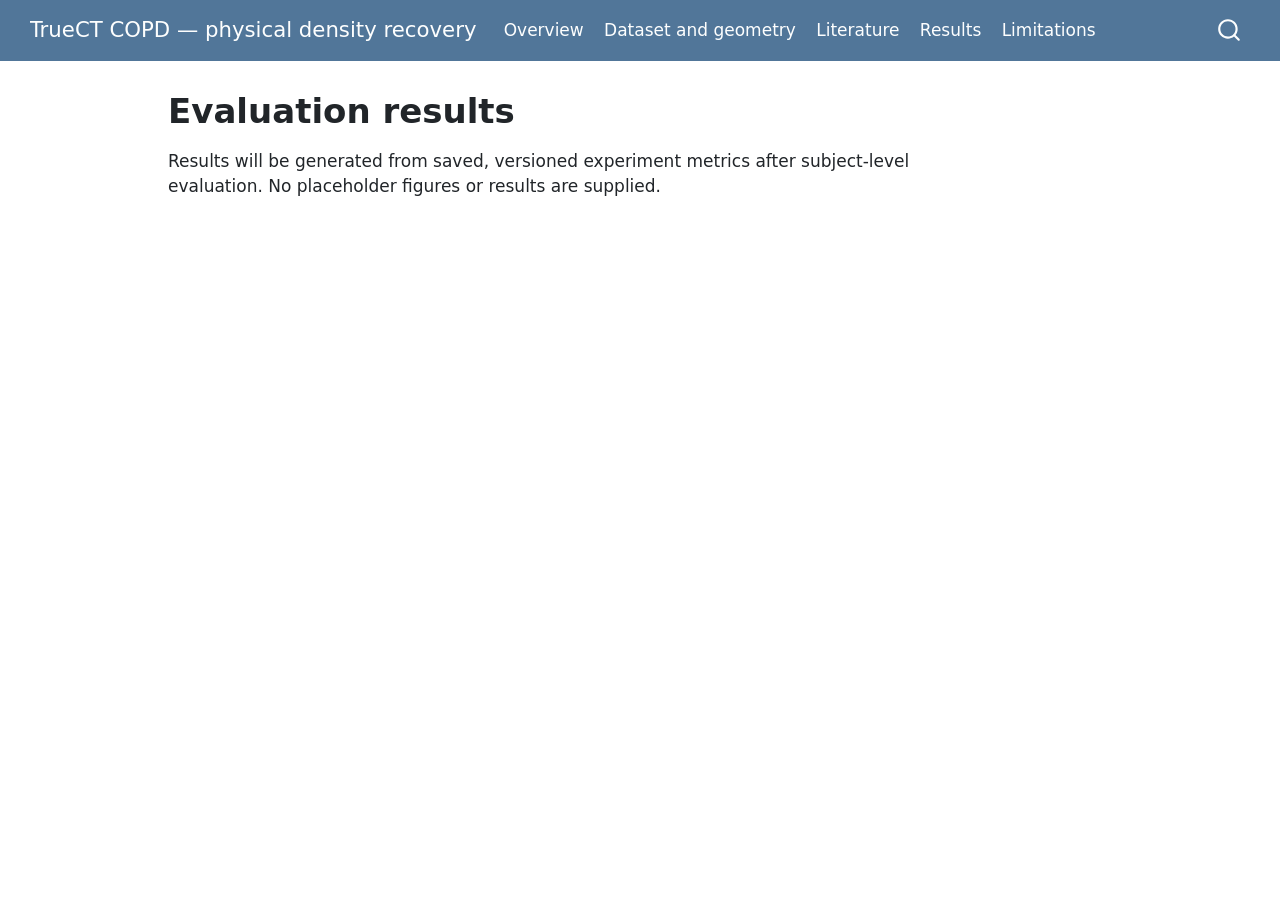
<file: chapters/results.html>
<!DOCTYPE html>
<html xmlns="http://www.w3.org/1999/xhtml" lang="en" xml:lang="en"><head>

<meta charset="utf-8">
<meta name="generator" content="quarto-1.10.19">

<meta name="viewport" content="width=device-width, initial-scale=1.0, user-scalable=yes">


<title>Evaluation results – TrueCT COPD — physical density recovery</title>
<style>
/* Default styles provided by pandoc.
** See https://pandoc.org/MANUAL.html#variables-for-html for config info.
*/
span.smallcaps{font-variant: small-caps;}
div.columns{display: flex; gap: 1.5em;}
div.column{flex: auto;}
@media screen {
div.columns{gap: min(4vw, 1.5em);}
div.column{overflow-x: auto;}
}
div.hanging-indent{margin-left: 1.5em; text-indent: -1.5em;}
ul.task-list{list-style: none;}
ul.task-list li input[type="checkbox"] {
  width: 0.8em;
  margin: 0 0.8em 0.2em -1em; /* quarto-specific, see https://github.com/quarto-dev/quarto-cli/issues/4556 */ 
  vertical-align: middle;
}
</style>


<script src="../site_libs/quarto-nav/quarto-nav.js"></script>
<script src="../site_libs/quarto-nav/headroom.min.js"></script>
<script src="../site_libs/clipboard/clipboard.min.js"></script>
<script src="../site_libs/quarto-search/autocomplete.umd.js"></script>
<script src="../site_libs/quarto-search/fuse.min.js"></script>
<script src="../site_libs/quarto-search/quarto-search.js"></script>
<meta name="quarto:offset" content="../">
<script src="../site_libs/quarto-html/quarto.js" type="module"></script>
<script src="../site_libs/quarto-html/tabsets/tabsets.js" type="module"></script>
<script src="../site_libs/quarto-html/popper.min.js"></script>
<script src="../site_libs/quarto-html/tippy.umd.min.js"></script>
<script src="../site_libs/quarto-html/anchor.min.js"></script>
<link href="../site_libs/quarto-html/tippy.css" rel="stylesheet">
<link href="../site_libs/quarto-html/quarto-syntax-highlighting-bf27225e3a48a9273f3daa8f8e829971.css" rel="stylesheet" id="quarto-text-highlighting-styles">
<script src="../site_libs/bootstrap/bootstrap.min.js"></script>
<link href="../site_libs/bootstrap/bootstrap-icons.css" rel="stylesheet">
<link href="../site_libs/bootstrap/bootstrap-1915ff3c299d413c8312f6fe83d620d2.min.css" rel="stylesheet" append-hash="true" id="quarto-bootstrap" data-mode="light">
<script id="quarto-search-options" type="application/json">{
  "location": "navbar",
  "copy-button": false,
  "collapse-after": 3,
  "panel-placement": "end",
  "type": "overlay",
  "limit": 50,
  "keyboard-shortcut": [
    "f",
    "/",
    "s"
  ],
  "show-item-context": false,
  "language": {
    "search-no-results-text": "No results",
    "search-matching-documents-text": "matching documents",
    "search-copy-link-title": "Copy link to search",
    "search-hide-matches-text": "Hide additional matches",
    "search-more-match-text": "more match in this document",
    "search-more-matches-text": "more matches in this document",
    "search-clear-button-title": "Clear",
    "search-text-placeholder": "",
    "search-detached-cancel-button-title": "Cancel",
    "search-submit-button-title": "Submit",
    "search-label": "Search"
  }
}</script>


</head>

<body class="nav-fixed quarto-light">

<div id="quarto-search-results"></div>
  <header id="quarto-header" class="headroom fixed-top">
    <nav class="navbar navbar-expand-lg " data-bs-theme="dark">
      <div class="navbar-container container-fluid">
      <div class="navbar-brand-container mx-auto">
    <a class="navbar-brand" href="../index.html">
    <span class="navbar-title">TrueCT COPD — physical density recovery</span>
    </a>
  </div>
            <div id="quarto-search" class="" title="Search"></div>
          <button class="navbar-toggler" type="button" data-bs-toggle="collapse" data-bs-target="#navbarCollapse" aria-controls="navbarCollapse" role="menu" aria-expanded="false" aria-label="Toggle navigation" onclick="if (window.quartoToggleHeadroom) { window.quartoToggleHeadroom(); }">
  <span class="navbar-toggler-icon"></span>
</button>
          <div class="collapse navbar-collapse" id="navbarCollapse">
            <ul class="navbar-nav navbar-nav-scroll me-auto">
  <li class="nav-item">
    <a class="nav-link" href="../index.html"> 
<span class="menu-text">Overview</span></a>
  </li>  
  <li class="nav-item">
    <a class="nav-link" href="../chapters/e00.html"> 
<span class="menu-text">Dataset and geometry</span></a>
  </li>  
  <li class="nav-item">
    <a class="nav-link" href="../chapters/literature.html"> 
<span class="menu-text">Literature</span></a>
  </li>  
  <li class="nav-item">
    <a class="nav-link active" href="../chapters/results.html" aria-current="page"> 
<span class="menu-text">Results</span></a>
  </li>  
  <li class="nav-item">
    <a class="nav-link" href="../chapters/limitations.html"> 
<span class="menu-text">Limitations</span></a>
  </li>  
</ul>
          </div> <!-- /navcollapse -->
            <div class="quarto-navbar-tools">
</div>
      </div> <!-- /container-fluid -->
    </nav>
</header>
<!-- content -->
<div id="quarto-content" class="quarto-container page-columns page-rows-contents page-layout-article page-navbar">
<!-- sidebar -->
<!-- margin-sidebar -->
    <div id="quarto-margin-sidebar" class="sidebar margin-sidebar zindex-bottom">
        
    </div>
<!-- main -->
<main class="content" id="quarto-document-content">

<header id="title-block-header" class="quarto-title-block default">
<div class="quarto-title">
<h1 class="title">Evaluation results</h1>
</div>



<div class="quarto-title-meta">

    
  
    
  </div>
  


</header>


<p>Results will be generated from saved, versioned experiment metrics after subject-level evaluation. No placeholder figures or results are supplied.</p>



</main> <!-- /main -->
<script id="quarto-html-after-body" type="application/javascript">
  window.document.addEventListener("DOMContentLoaded", function (event) {
    const icon = "";
    const anchorJS = new window.AnchorJS();
    anchorJS.options = {
      placement: 'right',
      icon: icon
    };
    anchorJS.add('.anchored');
    const isCodeAnnotation = (el) => {
      for (const clz of el.classList) {
        if (clz.startsWith('code-annotation-')) {                     
          return true;
        }
      }
      return false;
    }
    const onCopySuccess = function(e) {
      // button target
      const button = e.trigger;
      // don't keep focus
      button.blur();
      // flash "checked"
      button.classList.add('code-copy-button-checked');
      var currentTitle = button.getAttribute("title");
      button.setAttribute("title", "Copied!");
      let tooltip;
      if (window.bootstrap) {
        button.setAttribute("data-bs-toggle", "tooltip");
        button.setAttribute("data-bs-placement", "left");
        button.setAttribute("data-bs-title", "Copied!");
        tooltip = new bootstrap.Tooltip(button, 
          { trigger: "manual", 
            customClass: "code-copy-button-tooltip",
            offset: [0, -8]});
        tooltip.show();    
      }
      setTimeout(function() {
        if (tooltip) {
          tooltip.hide();
          button.removeAttribute("data-bs-title");
          button.removeAttribute("data-bs-toggle");
          button.removeAttribute("data-bs-placement");
        }
        button.setAttribute("title", currentTitle);
        button.classList.remove('code-copy-button-checked');
      }, 1000);
      // clear code selection
      e.clearSelection();
    }
    const getTextToCopy = function(trigger) {
      const outerScaffold = trigger.parentElement.cloneNode(true);
      const codeEl = outerScaffold.querySelector('code');
      for (const childEl of codeEl.children) {
        if (isCodeAnnotation(childEl)) {
          childEl.remove();
        }
      }
      return codeEl.innerText;
    }
    const clipboard = new window.ClipboardJS('.code-copy-button:not([data-in-quarto-modal])', {
      text: getTextToCopy
    });
    clipboard.on('success', onCopySuccess);
    if (window.document.getElementById('quarto-embedded-source-code-modal')) {
      const clipboardModal = new window.ClipboardJS('.code-copy-button[data-in-quarto-modal]', {
        text: getTextToCopy,
        container: window.document.getElementById('quarto-embedded-source-code-modal')
      });
      clipboardModal.on('success', onCopySuccess);
    }
      var localhostRegex = new RegExp(/^(?:http|https):\/\/localhost\:?[0-9]*\//);
      var mailtoRegex = new RegExp(/^mailto:/);
        var filterRegex = new RegExp("https:\/\/yubrajbhandari923\.github\.io\/truect-copd-density\/");
      var isInternal = (href) => {
          return filterRegex.test(href) || localhostRegex.test(href) || mailtoRegex.test(href);
      }
      // Inspect non-navigation links and adorn them if external
     var links = window.document.querySelectorAll('a[href]:not(.nav-link):not(.navbar-brand):not(.toc-action):not(.sidebar-link):not(.sidebar-item-toggle):not(.pagination-link):not(.no-external):not([aria-hidden]):not(.dropdown-item):not(.quarto-navigation-tool):not(.about-link)');
      for (var i=0; i<links.length; i++) {
        const link = links[i];
        if (!isInternal(link.href)) {
          // undo the damage that might have been done by quarto-nav.js in the case of
          // links that we want to consider external
          if (link.dataset.originalHref !== undefined) {
            link.href = link.dataset.originalHref;
          }
        }
      }
    function tippyHover(el, contentFn, onTriggerFn, onUntriggerFn) {
      const config = {
        allowHTML: true,
        maxWidth: 500,
        delay: 100,
        arrow: false,
        appendTo: function(el) {
            return el.parentElement;
        },
        interactive: true,
        interactiveBorder: 10,
        theme: 'quarto',
        placement: 'bottom-start',
      };
      if (contentFn) {
        config.content = contentFn;
      }
      if (onTriggerFn) {
        config.onTrigger = onTriggerFn;
      }
      if (onUntriggerFn) {
        config.onUntrigger = onUntriggerFn;
      }
      window.tippy(el, config); 
    }
    const noterefs = window.document.querySelectorAll('a[role="doc-noteref"]');
    for (var i=0; i<noterefs.length; i++) {
      const ref = noterefs[i];
      tippyHover(ref, function() {
        // use id or data attribute instead here
        let href = ref.getAttribute('data-footnote-href') || ref.getAttribute('href');
        try { href = new URL(href).hash; } catch {}
        const id = href.replace(/^#\/?/, "");
        const note = window.document.getElementById(id);
        if (note) {
          return note.innerHTML;
        } else {
          return "";
        }
      });
    }
    const xrefs = window.document.querySelectorAll('a.quarto-xref');
    const processXRef = (id, note) => {
      // Strip column container classes
      const stripColumnClz = (el) => {
        el.classList.remove("page-full", "page-columns");
        if (el.children) {
          for (const child of el.children) {
            stripColumnClz(child);
          }
        }
      }
      stripColumnClz(note)
      if (id === null || id.startsWith('sec-')) {
        // Special case sections, only their first couple elements
        const container = document.createElement("div");
        if (note.children && note.children.length > 2) {
          container.appendChild(note.children[0].cloneNode(true));
          for (let i = 1; i < note.children.length; i++) {
            const child = note.children[i];
            if (child.tagName === "P" && child.innerText === "") {
              continue;
            } else {
              container.appendChild(child.cloneNode(true));
              break;
            }
          }
          if (window.Quarto?.typesetMath) {
            window.Quarto.typesetMath(container);
          }
          return container.innerHTML
        } else {
          if (window.Quarto?.typesetMath) {
            window.Quarto.typesetMath(note);
          }
          return note.innerHTML;
        }
      } else {
        // Remove any anchor links if they are present
        const anchorLink = note.querySelector('a.anchorjs-link');
        if (anchorLink) {
          anchorLink.remove();
        }
        if (window.Quarto?.typesetMath) {
          window.Quarto.typesetMath(note);
        }
        if (note.classList.contains("callout")) {
          return note.outerHTML;
        } else {
          return note.innerHTML;
        }
      }
    }
    for (var i=0; i<xrefs.length; i++) {
      const xref = xrefs[i];
      tippyHover(xref, undefined, function(instance) {
        instance.disable();
        let url = xref.getAttribute('href');
        let hash = undefined; 
        if (url.startsWith('#')) {
          hash = url;
        } else {
          try { hash = new URL(url).hash; } catch {}
        }
        if (hash) {
          const id = hash.replace(/^#\/?/, "");
          const note = window.document.getElementById(id);
          if (note !== null) {
            try {
              const html = processXRef(id, note.cloneNode(true));
              instance.setContent(html);
            } finally {
              instance.enable();
              instance.show();
            }
          } else {
            // See if we can fetch this
            fetch(url.split('#')[0])
            .then(res => res.text())
            .then(html => {
              const parser = new DOMParser();
              const htmlDoc = parser.parseFromString(html, "text/html");
              const note = htmlDoc.getElementById(id);
              if (note !== null) {
                const html = processXRef(id, note);
                instance.setContent(html);
              } 
            }).finally(() => {
              instance.enable();
              instance.show();
            });
          }
        } else {
          // See if we can fetch a full url (with no hash to target)
          // This is a special case and we should probably do some content thinning / targeting
          fetch(url)
          .then(res => res.text())
          .then(html => {
            const parser = new DOMParser();
            const htmlDoc = parser.parseFromString(html, "text/html");
            const note = htmlDoc.querySelector('main.content');
            if (note !== null) {
              // This should only happen for chapter cross references
              // (since there is no id in the URL)
              // remove the first header
              if (note.children.length > 0 && note.children[0].tagName === "HEADER") {
                note.children[0].remove();
              }
              const html = processXRef(null, note);
              instance.setContent(html);
            } 
          }).finally(() => {
            instance.enable();
            instance.show();
          });
        }
      }, function(instance) {
      });
    }
        let selectedAnnoteEl;
        const selectorForAnnotation = ( cell, annotation) => {
          let cellAttr = 'data-code-cell="' + cell + '"';
          let lineAttr = 'data-code-annotation="' +  annotation + '"';
          const selector = 'span[' + cellAttr + '][' + lineAttr + ']';
          return selector;
        }
        const selectCodeLines = (annoteEl) => {
          const doc = window.document;
          const targetCell = annoteEl.getAttribute("data-target-cell");
          const targetAnnotation = annoteEl.getAttribute("data-target-annotation");
          const annoteSpan = window.document.querySelector(selectorForAnnotation(targetCell, targetAnnotation));
          const lines = annoteSpan.getAttribute("data-code-lines").split(",");
          const lineIds = lines.map((line) => {
            return targetCell + "-" + line;
          })
          let top = null;
          let height = null;
          let parent = null;
          if (lineIds.length > 0) {
              //compute the position of the single el (top and bottom and make a div)
              const el = window.document.getElementById(lineIds[0]);
              top = el.offsetTop;
              height = el.offsetHeight;
              parent = el.parentElement.parentElement;
            if (lineIds.length > 1) {
              const lastEl = window.document.getElementById(lineIds[lineIds.length - 1]);
              const bottom = lastEl.offsetTop + lastEl.offsetHeight;
              height = bottom - top;
            }
            if (top !== null && height !== null && parent !== null) {
              // cook up a div (if necessary) and position it 
              let div = window.document.getElementById("code-annotation-line-highlight");
              if (div === null) {
                div = window.document.createElement("div");
                div.setAttribute("id", "code-annotation-line-highlight");
                div.style.position = 'absolute';
                parent.appendChild(div);
              }
              div.style.top = top - 2 + "px";
              div.style.height = height + 4 + "px";
              div.style.left = 0;
              let gutterDiv = window.document.getElementById("code-annotation-line-highlight-gutter");
              if (gutterDiv === null) {
                gutterDiv = window.document.createElement("div");
                gutterDiv.setAttribute("id", "code-annotation-line-highlight-gutter");
                gutterDiv.style.position = 'absolute';
                const codeCell = window.document.getElementById(targetCell);
                const gutter = codeCell.querySelector('.code-annotation-gutter');
                gutter.appendChild(gutterDiv);
              }
              gutterDiv.style.top = top - 2 + "px";
              gutterDiv.style.height = height + 4 + "px";
            }
            selectedAnnoteEl = annoteEl;
          }
        };
        const unselectCodeLines = () => {
          const elementsIds = ["code-annotation-line-highlight", "code-annotation-line-highlight-gutter"];
          elementsIds.forEach((elId) => {
            const div = window.document.getElementById(elId);
            if (div) {
              div.remove();
            }
          });
          selectedAnnoteEl = undefined;
        };
          // Handle positioning of the toggle
      window.addEventListener(
        "resize",
        throttle(() => {
          elRect = undefined;
          if (selectedAnnoteEl) {
            selectCodeLines(selectedAnnoteEl);
          }
        }, 10)
      );
      function throttle(fn, ms) {
      let throttle = false;
      let timer;
        return (...args) => {
          if(!throttle) { // first call gets through
              fn.apply(this, args);
              throttle = true;
          } else { // all the others get throttled
              if(timer) clearTimeout(timer); // cancel #2
              timer = setTimeout(() => {
                fn.apply(this, args);
                timer = throttle = false;
              }, ms);
          }
        };
      }
        // Attach click handler to the DT
        const annoteDls = window.document.querySelectorAll('dt[data-target-cell]');
        for (const annoteDlNode of annoteDls) {
          annoteDlNode.addEventListener('click', (event) => {
            const clickedEl = event.target;
            if (clickedEl !== selectedAnnoteEl) {
              unselectCodeLines();
              const activeEl = window.document.querySelector('dt[data-target-cell].code-annotation-active');
              if (activeEl) {
                activeEl.classList.remove('code-annotation-active');
              }
              selectCodeLines(clickedEl);
              clickedEl.classList.add('code-annotation-active');
            } else {
              // Unselect the line
              unselectCodeLines();
              clickedEl.classList.remove('code-annotation-active');
            }
          });
        }
    const findCites = (el) => {
      const parentEl = el.parentElement;
      if (parentEl) {
        const cites = parentEl.dataset.cites;
        if (cites) {
          return {
            el,
            cites: cites.split(' ')
          };
        } else {
          return findCites(el.parentElement)
        }
      } else {
        return undefined;
      }
    };
    var bibliorefs = window.document.querySelectorAll('a[role="doc-biblioref"]');
    for (var i=0; i<bibliorefs.length; i++) {
      const ref = bibliorefs[i];
      const citeInfo = findCites(ref);
      if (citeInfo) {
        tippyHover(citeInfo.el, function() {
          var popup = window.document.createElement('div');
          citeInfo.cites.forEach(function(cite) {
            var citeDiv = window.document.createElement('div');
            citeDiv.classList.add('hanging-indent');
            citeDiv.classList.add('csl-entry');
            var biblioDiv = window.document.getElementById('ref-' + cite);
            if (biblioDiv) {
              citeDiv.innerHTML = biblioDiv.innerHTML;
            }
            popup.appendChild(citeDiv);
          });
          return popup.innerHTML;
        });
      }
    }
  });
  </script>
</div> <!-- /content -->




</body></html>
</file>
<file: site_libs/quarto-html/tippy.css>
.tippy-box[data-animation=fade][data-state=hidden]{opacity:0}[data-tippy-root]{max-width:calc(100vw - 10px)}.tippy-box{position:relative;background-color:#333;color:#fff;border-radius:4px;font-size:14px;line-height:1.4;white-space:normal;outline:0;transition-property:transform,visibility,opacity}.tippy-box[data-placement^=top]>.tippy-arrow{bottom:0}.tippy-box[data-placement^=top]>.tippy-arrow:before{bottom:-7px;left:0;border-width:8px 8px 0;border-top-color:initial;transform-origin:center top}.tippy-box[data-placement^=bottom]>.tippy-arrow{top:0}.tippy-box[data-placement^=bottom]>.tippy-arrow:before{top:-7px;left:0;border-width:0 8px 8px;border-bottom-color:initial;transform-origin:center bottom}.tippy-box[data-placement^=left]>.tippy-arrow{right:0}.tippy-box[data-placement^=left]>.tippy-arrow:before{border-width:8px 0 8px 8px;border-left-color:initial;right:-7px;transform-origin:center left}.tippy-box[data-placement^=right]>.tippy-arrow{left:0}.tippy-box[data-placement^=right]>.tippy-arrow:before{left:-7px;border-width:8px 8px 8px 0;border-right-color:initial;transform-origin:center right}.tippy-box[data-inertia][data-state=visible]{transition-timing-function:cubic-bezier(.54,1.5,.38,1.11)}.tippy-arrow{width:16px;height:16px;color:#333}.tippy-arrow:before{content:"";position:absolute;border-color:transparent;border-style:solid}.tippy-content{position:relative;padding:5px 9px;z-index:1}
</file>
<file: site_libs/quarto-html/quarto-syntax-highlighting-bf27225e3a48a9273f3daa8f8e829971.css>
/* quarto syntax highlight colors */
:root {
  --quarto-hl-ot-color: #003B4F;
  --quarto-hl-at-color: #657422;
  --quarto-hl-ss-color: #20794D;
  --quarto-hl-an-color: #5E5E5E;
  --quarto-hl-fu-color: #4758AB;
  --quarto-hl-st-color: #20794D;
  --quarto-hl-cf-color: #003B4F;
  --quarto-hl-op-color: #5E5E5E;
  --quarto-hl-er-color: #AD0000;
  --quarto-hl-bn-color: #AD0000;
  --quarto-hl-al-color: #AD0000;
  --quarto-hl-va-color: #111111;
  --quarto-hl-bu-color: inherit;
  --quarto-hl-ex-color: inherit;
  --quarto-hl-pp-color: #AD0000;
  --quarto-hl-in-color: #5E5E5E;
  --quarto-hl-vs-color: #20794D;
  --quarto-hl-wa-color: #5E5E5E;
  --quarto-hl-do-color: #5E5E5E;
  --quarto-hl-im-color: #00769E;
  --quarto-hl-ch-color: #20794D;
  --quarto-hl-dt-color: #AD0000;
  --quarto-hl-fl-color: #AD0000;
  --quarto-hl-co-color: #5E5E5E;
  --quarto-hl-cv-color: #5E5E5E;
  --quarto-hl-cn-color: #8f5902;
  --quarto-hl-sc-color: #5E5E5E;
  --quarto-hl-dv-color: #AD0000;
  --quarto-hl-kw-color: #003B4F;
}

/* other quarto variables */
:root {
  --quarto-font-monospace: SFMono-Regular, Menlo, Monaco, Consolas, "Liberation Mono", "Courier New", monospace;
}

/* syntax highlight based on Pandoc's rules */
pre > code.sourceCode > span {
  color: #003B4F;
}

code.sourceCode > span {
  color: #003B4F;
}

div.sourceCode,
div.sourceCode pre.sourceCode {
  color: #003B4F;
}

/* Normal */
code span {
  color: #003B4F;
}

/* Alert */
code span.al {
  color: #AD0000;
  font-style: inherit;
}

/* Annotation */
code span.an {
  color: #5E5E5E;
  font-style: inherit;
}

/* Attribute */
code span.at {
  color: #657422;
  font-style: inherit;
}

/* BaseN */
code span.bn {
  color: #AD0000;
  font-style: inherit;
}

/* BuiltIn */
code span.bu {
  font-style: inherit;
}

/* ControlFlow */
code span.cf {
  color: #003B4F;
  font-weight: bold;
  font-style: inherit;
}

/* Char */
code span.ch {
  color: #20794D;
  font-style: inherit;
}

/* Constant */
code span.cn {
  color: #8f5902;
  font-style: inherit;
}

/* Comment */
code span.co {
  color: #5E5E5E;
  font-style: inherit;
}

/* CommentVar */
code span.cv {
  color: #5E5E5E;
  font-style: italic;
}

/* Documentation */
code span.do {
  color: #5E5E5E;
  font-style: italic;
}

/* DataType */
code span.dt {
  color: #AD0000;
  font-style: inherit;
}

/* DecVal */
code span.dv {
  color: #AD0000;
  font-style: inherit;
}

/* Error */
code span.er {
  color: #AD0000;
  font-style: inherit;
}

/* Extension */
code span.ex {
  font-style: inherit;
}

/* Float */
code span.fl {
  color: #AD0000;
  font-style: inherit;
}

/* Function */
code span.fu {
  color: #4758AB;
  font-style: inherit;
}

/* Import */
code span.im {
  color: #00769E;
  font-style: inherit;
}

/* Information */
code span.in {
  color: #5E5E5E;
  font-style: inherit;
}

/* Keyword */
code span.kw {
  color: #003B4F;
  font-weight: bold;
  font-style: inherit;
}

/* Operator */
code span.op {
  color: #5E5E5E;
  font-style: inherit;
}

/* Other */
code span.ot {
  color: #003B4F;
  font-style: inherit;
}

/* Preprocessor */
code span.pp {
  color: #AD0000;
  font-style: inherit;
}

/* SpecialChar */
code span.sc {
  color: #5E5E5E;
  font-style: inherit;
}

/* SpecialString */
code span.ss {
  color: #20794D;
  font-style: inherit;
}

/* String */
code span.st {
  color: #20794D;
  font-style: inherit;
}

/* Variable */
code span.va {
  color: #111111;
  font-style: inherit;
}

/* VerbatimString */
code span.vs {
  color: #20794D;
  font-style: inherit;
}

/* Warning */
code span.wa {
  color: #5E5E5E;
  font-style: italic;
}

.prevent-inlining {
  content: "</";
}

/*# sourceMappingURL=8be38f48d34c45af72792cbd699585e7.css.map */
</file>
